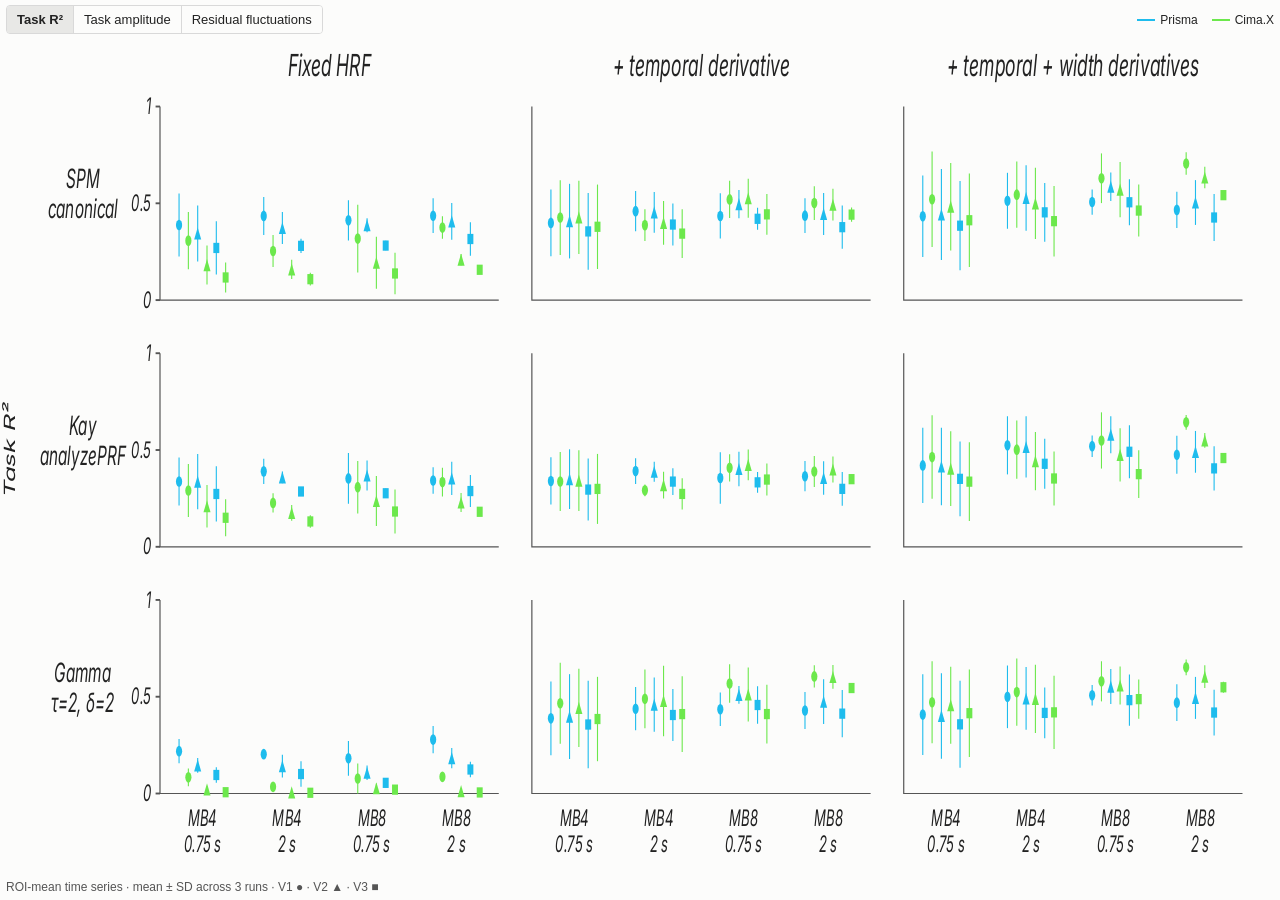
<file: site/event_model_metrics.html>
<!doctype html><html lang="en"><meta charset="utf-8"><meta name="viewport" content="width=device-width,initial-scale=1"><title>V1–V3 task fit, amplitude and residual fluctuations</title><style>*{box-sizing:border-box}[hidden]{display:none!important}html,body{margin:0;height:100%;overflow:hidden}body{display:flex;flex-direction:column;background:#fcfcfb;color:#222;font:13px Arial,Helvetica,sans-serif}header{display:flex;flex-wrap:wrap;align-items:center;gap:8px 16px;padding:5px 6px 8px;flex:none}.segmented{display:inline-flex;border:1px solid #d9d9d9;border-radius:4px;overflow:hidden}.segmented button{background:#fcfcfb;color:#222;border:0;border-right:1px solid #d9d9d9;padding:6px 10px;font:inherit;cursor:pointer}.segmented button:last-child{border-right:0}.segmented button[aria-pressed=true]{background:#e8e8e6;font-weight:600}button:focus-visible{outline:2px solid #1ebced;outline-offset:-2px}.control{display:flex;align-items:center;gap:6px}.legend{display:flex;gap:14px;font-size:12px;margin-left:auto}.key{display:inline-block;width:18px;margin-right:5px;vertical-align:middle;border-top:2px solid}.prisma{border-color:#1ebced}.cimax{border-color:#6ce84c}svg{flex:1;min-height:0;width:100%;font-family:Inter,"Inter 18pt",Arial,sans-serif;font-style:italic}svg text{fill:#222}#status{height:23px;padding:3px 6px;font-size:12px;color:#555;white-space:nowrap;overflow:hidden;text-overflow:ellipsis}</style><link rel="stylesheet" href="ari_scanner_qc_report_assets/fonts.css"><body><header><div class="segmented" id="metric" aria-label="Model outcome"></div><div class="legend"><span><i class="key prisma"></i>Prisma</span><span><i class="key cimax"></i>Cima.X</span></div></header><svg id="chart" viewBox="0 0 1160 440" preserveAspectRatio="none" role="img" aria-label="V1–V3 task fit, amplitude and residual fluctuations"></svg><div id="status" aria-live="polite"></div><script id="data" type="application/json">[{"metric":"amplitude","hrf":"gamma_tau2_delta2","basis":"Fixed","roi":"V1","scanner":"Cima.X","protocol":"MB4_2p5mm","tr_s":0.75,"mean":0.4783164682126407,"sd":0.18016742456096685,"n_runs":3},{"metric":"amplitude","hrf":"gamma_tau2_delta2","basis":"Fixed","roi":"V1","scanner":"Cima.X","protocol":"MB4_2p5mm","tr_s":2.0,"mean":0.3150829426738964,"sd":0.06171104209436266,"n_runs":3},{"metric":"amplitude","hrf":"gamma_tau2_delta2","basis":"Fixed","roi":"V1","scanner":"Cima.X","protocol":"MB8_2p04x2p04x2mm","tr_s":0.75,"mean":0.4844536610439043,"sd":0.29878523846455063,"n_runs":3},{"metric":"amplitude","hrf":"gamma_tau2_delta2","basis":"Fixed","roi":"V1","scanner":"Cima.X","protocol":"MB8_2p04x2p04x2mm","tr_s":2.0,"mean":0.6425518970486226,"sd":0.09270347306569884,"n_runs":3},{"metric":"amplitude","hrf":"gamma_tau2_delta2","basis":"Fixed","roi":"V1","scanner":"Prisma","protocol":"MB4_2p5mm","tr_s":0.75,"mean":0.8868657976172653,"sd":0.1283945541877587,"n_runs":3},{"metric":"amplitude","hrf":"gamma_tau2_delta2","basis":"Fixed","roi":"V1","scanner":"Prisma","protocol":"MB4_2p5mm","tr_s":2.0,"mean":0.7953289817467749,"sd":0.07796163314338134,"n_runs":3},{"metric":"amplitude","hrf":"gamma_tau2_delta2","basis":"Fixed","roi":"V1","scanner":"Prisma","protocol":"MB8_2p04x2p04x2mm","tr_s":0.75,"mean":0.7952463224890073,"sd":0.16703437919851472,"n_runs":3},{"metric":"amplitude","hrf":"gamma_tau2_delta2","basis":"Fixed","roi":"V1","scanner":"Prisma","protocol":"MB8_2p04x2p04x2mm","tr_s":2.0,"mean":0.9944252976501411,"sd":0.059507913285811447,"n_runs":3},{"metric":"amplitude","hrf":"gamma_tau2_delta2","basis":"Fixed","roi":"V2","scanner":"Cima.X","protocol":"MB4_2p5mm","tr_s":0.75,"mean":0.18643125919682213,"sd":0.10096799952178376,"n_runs":3},{"metric":"amplitude","hrf":"gamma_tau2_delta2","basis":"Fixed","roi":"V2","scanner":"Cima.X","protocol":"MB4_2p5mm","tr_s":2.0,"mean":0.08866420968961096,"sd":0.04929349405815493,"n_runs":3},{"metric":"amplitude","hrf":"gamma_tau2_delta2","basis":"Fixed","roi":"V2","scanner":"Cima.X","protocol":"MB8_2p04x2p04x2mm","tr_s":0.75,"mean":0.1744129459275462,"sd":0.23024846209919694,"n_runs":3},{"metric":"amplitude","hrf":"gamma_tau2_delta2","basis":"Fixed","roi":"V2","scanner":"Cima.X","protocol":"MB8_2p04x2p04x2mm","tr_s":2.0,"mean":0.1866368917390491,"sd":0.03855945071920909,"n_runs":3},{"metric":"amplitude","hrf":"gamma_tau2_delta2","basis":"Fixed","roi":"V2","scanner":"Prisma","protocol":"MB4_2p5mm","tr_s":0.75,"mean":0.5830065387406477,"sd":0.10087779617964275,"n_runs":3},{"metric":"amplitude","hrf":"gamma_tau2_delta2","basis":"Fixed","roi":"V2","scanner":"Prisma","protocol":"MB4_2p5mm","tr_s":2.0,"mean":0.5325715674926594,"sd":0.12127279295668678,"n_runs":3},{"metric":"amplitude","hrf":"gamma_tau2_delta2","basis":"Fixed","roi":"V2","scanner":"Prisma","protocol":"MB8_2p04x2p04x2mm","tr_s":0.75,"mean":0.49381440894424583,"sd":0.05778720790640341,"n_runs":3},{"metric":"amplitude","hrf":"gamma_tau2_delta2","basis":"Fixed","roi":"V2","scanner":"Prisma","protocol":"MB8_2p04x2p04x2mm","tr_s":2.0,"mean":0.6477071389099484,"sd":0.03608619089206718,"n_runs":3},{"metric":"amplitude","hrf":"gamma_tau2_delta2","basis":"Fixed","roi":"V3","scanner":"Cima.X","protocol":"MB4_2p5mm","tr_s":0.75,"mean":0.09186091197267887,"sd":0.0652663408714258,"n_runs":3},{"metric":"amplitude","hrf":"gamma_tau2_delta2","basis":"Fixed","roi":"V3","scanner":"Cima.X","protocol":"MB4_2p5mm","tr_s":2.0,"mean":0.02713027996809304,"sd":0.08995924420438343,"n_runs":3},{"metric":"amplitude","hrf":"gamma_tau2_delta2","basis":"Fixed","roi":"V3","scanner":"Cima.X","protocol":"MB8_2p04x2p04x2mm","tr_s":0.75,"mean":0.10553216499287892,"sd":0.21866346492764785,"n_runs":3},{"metric":"amplitude","hrf":"gamma_tau2_delta2","basis":"Fixed","roi":"V3","scanner":"Cima.X","protocol":"MB8_2p04x2p04x2mm","tr_s":2.0,"mean":0.10968791950684674,"sd":0.04413320195613451,"n_runs":3},{"metric":"amplitude","hrf":"gamma_tau2_delta2","basis":"Fixed","roi":"V3","scanner":"Prisma","protocol":"MB4_2p5mm","tr_s":0.75,"mean":0.4033925858966325,"sd":0.11406614197001941,"n_runs":3},{"metric":"amplitude","hrf":"gamma_tau2_delta2","basis":"Fixed","roi":"V3","scanner":"Prisma","protocol":"MB4_2p5mm","tr_s":2.0,"mean":0.3679876675323437,"sd":0.1581709877315546,"n_runs":3},{"metric":"amplitude","hrf":"gamma_tau2_delta2","basis":"Fixed","roi":"V3","scanner":"Prisma","protocol":"MB8_2p04x2p04x2mm","tr_s":0.75,"mean":0.31483868805355647,"sd":0.011713500524145213,"n_runs":3},{"metric":"amplitude","hrf":"gamma_tau2_delta2","basis":"Fixed","roi":"V3","scanner":"Prisma","protocol":"MB8_2p04x2p04x2mm","tr_s":2.0,"mean":0.4807796422783794,"sd":0.03445734465938179,"n_runs":3},{"metric":"amplitude","hrf":"gamma_tau2_delta2","basis":"Temporal","roi":"V1","scanner":"Cima.X","protocol":"MB4_2p5mm","tr_s":0.75,"mean":0.9988693753472354,"sd":0.3155189108416375,"n_runs":3},{"metric":"amplitude","hrf":"gamma_tau2_delta2","basis":"Temporal","roi":"V1","scanner":"Cima.X","protocol":"MB4_2p5mm","tr_s":2.0,"mean":0.9730872101917636,"sd":0.18461827536981426,"n_runs":3},{"metric":"amplitude","hrf":"gamma_tau2_delta2","basis":"Temporal","roi":"V1","scanner":"Cima.X","protocol":"MB8_2p04x2p04x2mm","tr_s":0.75,"mean":1.2341531434269208,"sd":0.1634590258082956,"n_runs":3},{"metric":"amplitude","hrf":"gamma_tau2_delta2","basis":"Temporal","roi":"V1","scanner":"Cima.X","protocol":"MB8_2p04x2p04x2mm","tr_s":2.0,"mean":1.3993080351151697,"sd":0.07111026005665605,"n_runs":3},{"metric":"amplitude","hrf":"gamma_tau2_delta2","basis":"Temporal","roi":"V1","scanner":"Prisma","protocol":"MB4_2p5mm","tr_s":0.75,"mean":1.043803572006908,"sd":0.23154912366044572,"n_runs":3},{"metric":"amplitude","hrf":"gamma_tau2_delta2","basis":"Temporal","roi":"V1","scanner":"Prisma","protocol":"MB4_2p5mm","tr_s":2.0,"mean":1.0469681725863709,"sd":0.17986735291857753,"n_runs":3},{"metric":"amplitude","hrf":"gamma_tau2_delta2","basis":"Temporal","roi":"V1","scanner":"Prisma","protocol":"MB8_2p04x2p04x2mm","tr_s":0.75,"mean":1.142696662762667,"sd":0.029294096338828516,"n_runs":3},{"metric":"amplitude","hrf":"gamma_tau2_delta2","basis":"Temporal","roi":"V1","scanner":"Prisma","protocol":"MB8_2p04x2p04x2mm","tr_s":2.0,"mean":1.175318222053434,"sd":0.04290571902811204,"n_runs":3},{"metric":"amplitude","hrf":"gamma_tau2_delta2","basis":"Temporal","roi":"V2","scanner":"Cima.X","protocol":"MB4_2p5mm","tr_s":0.75,"mean":0.7036127134175717,"sd":0.2498163034765202,"n_runs":3},{"metric":"amplitude","hrf":"gamma_tau2_delta2","basis":"Temporal","roi":"V2","scanner":"Cima.X","protocol":"MB4_2p5mm","tr_s":2.0,"mean":0.7067624348130878,"sd":0.14800667709771057,"n_runs":3},{"metric":"amplitude","hrf":"gamma_tau2_delta2","basis":"Temporal","roi":"V2","scanner":"Cima.X","protocol":"MB8_2p04x2p04x2mm","tr_s":0.75,"mean":0.8448444586402347,"sd":0.1781060630069968,"n_runs":3},{"metric":"amplitude","hrf":"gamma_tau2_delta2","basis":"Temporal","roi":"V2","scanner":"Cima.X","protocol":"MB8_2p04x2p04x2mm","tr_s":2.0,"mean":0.9601053580106793,"sd":0.06434838107491529,"n_runs":3},{"metric":"amplitude","hrf":"gamma_tau2_delta2","basis":"Temporal","roi":"V2","scanner":"Prisma","protocol":"MB4_2p5mm","tr_s":0.75,"mean":0.8100668576611681,"sd":0.19939055804750216,"n_runs":3},{"metric":"amplitude","hrf":"gamma_tau2_delta2","basis":"Temporal","roi":"V2","scanner":"Prisma","protocol":"MB4_2p5mm","tr_s":2.0,"mean":0.8309294574897884,"sd":0.044580362880973355,"n_runs":3},{"metric":"amplitude","hrf":"gamma_tau2_delta2","basis":"Temporal","roi":"V2","scanner":"Prisma","protocol":"MB8_2p04x2p04x2mm","tr_s":0.75,"mean":0.9378283541781444,"sd":0.08529557056634168,"n_runs":3},{"metric":"amplitude","hrf":"gamma_tau2_delta2","basis":"Temporal","roi":"V2","scanner":"Prisma","protocol":"MB8_2p04x2p04x2mm","tr_s":2.0,"mean":0.9703297313476837,"sd":0.03361821358018862,"n_runs":3},{"metric":"amplitude","hrf":"gamma_tau2_delta2","basis":"Temporal","roi":"V3","scanner":"Cima.X","protocol":"MB4_2p5mm","tr_s":0.75,"mean":0.5717608730043381,"sd":0.227593636642954,"n_runs":3},{"metric":"amplitude","hrf":"gamma_tau2_delta2","basis":"Temporal","roi":"V3","scanner":"Cima.X","protocol":"MB4_2p5mm","tr_s":2.0,"mean":0.5702816962433547,"sd":0.10313359045263767,"n_runs":3},{"metric":"amplitude","hrf":"gamma_tau2_delta2","basis":"Temporal","roi":"V3","scanner":"Cima.X","protocol":"MB8_2p04x2p04x2mm","tr_s":0.75,"mean":0.3567847383314196,"sd":0.7471286714125194,"n_runs":3},{"metric":"amplitude","hrf":"gamma_tau2_delta2","basis":"Temporal","roi":"V3","scanner":"Cima.X","protocol":"MB8_2p04x2p04x2mm","tr_s":2.0,"mean":0.8194504129689936,"sd":0.09891968121733585,"n_runs":3},{"metric":"amplitude","hrf":"gamma_tau2_delta2","basis":"Temporal","roi":"V3","scanner":"Prisma","protocol":"MB4_2p5mm","tr_s":0.75,"mean":0.6361483005868073,"sd":0.2057800384576773,"n_runs":3},{"metric":"amplitude","hrf":"gamma_tau2_delta2","basis":"Temporal","roi":"V3","scanner":"Prisma","protocol":"MB4_2p5mm","tr_s":2.0,"mean":0.629369731619978,"sd":0.05578238245815045,"n_runs":3},{"metric":"amplitude","hrf":"gamma_tau2_delta2","basis":"Temporal","roi":"V3","scanner":"Prisma","protocol":"MB8_2p04x2p04x2mm","tr_s":0.75,"mean":0.7579691964087334,"sd":0.13570091274787097,"n_runs":3},{"metric":"amplitude","hrf":"gamma_tau2_delta2","basis":"Temporal","roi":"V3","scanner":"Prisma","protocol":"MB8_2p04x2p04x2mm","tr_s":2.0,"mean":0.7976633290851906,"sd":0.04218168946049787,"n_runs":3},{"metric":"amplitude","hrf":"gamma_tau2_delta2","basis":"Temporal+width","roi":"V1","scanner":"Cima.X","protocol":"MB4_2p5mm","tr_s":0.75,"mean":0.9729191544082152,"sd":0.31538173167765315,"n_runs":3},{"metric":"amplitude","hrf":"gamma_tau2_delta2","basis":"Temporal+width","roi":"V1","scanner":"Cima.X","protocol":"MB4_2p5mm","tr_s":2.0,"mean":0.8978746644310385,"sd":0.1480772392592773,"n_runs":3},{"metric":"amplitude","hrf":"gamma_tau2_delta2","basis":"Temporal+width","roi":"V1","scanner":"Cima.X","protocol":"MB8_2p04x2p04x2mm","tr_s":0.75,"mean":1.2448083011766737,"sd":0.10505901960568183,"n_runs":3},{"metric":"amplitude","hrf":"gamma_tau2_delta2","basis":"Temporal+width","roi":"V1","scanner":"Cima.X","protocol":"MB8_2p04x2p04x2mm","tr_s":2.0,"mean":1.2553709614906172,"sd":0.050637279176653,"n_runs":3},{"metric":"amplitude","hrf":"gamma_tau2_delta2","basis":"Temporal+width","roi":"V1","scanner":"Prisma","protocol":"MB4_2p5mm","tr_s":0.75,"mean":1.0063249712110738,"sd":0.19739301202390602,"n_runs":3},{"metric":"amplitude","hrf":"gamma_tau2_delta2","basis":"Temporal+width","roi":"V1","scanner":"Prisma","protocol":"MB4_2p5mm","tr_s":2.0,"mean":0.9950293742987105,"sd":0.15095446939260612,"n_runs":3},{"metric":"amplitude","hrf":"gamma_tau2_delta2","basis":"Temporal+width","roi":"V1","scanner":"Prisma","protocol":"MB8_2p04x2p04x2mm","tr_s":0.75,"mean":0.42710299778243277,"sd":1.2157328435561754,"n_runs":3},{"metric":"amplitude","hrf":"gamma_tau2_delta2","basis":"Temporal+width","roi":"V1","scanner":"Prisma","protocol":"MB8_2p04x2p04x2mm","tr_s":2.0,"mean":1.1633874281767305,"sd":0.056391841783788074,"n_runs":3},{"metric":"amplitude","hrf":"gamma_tau2_delta2","basis":"Temporal+width","roi":"V2","scanner":"Cima.X","protocol":"MB4_2p5mm","tr_s":0.75,"mean":0.7534884416986015,"sd":0.24111397768507553,"n_runs":3},{"metric":"amplitude","hrf":"gamma_tau2_delta2","basis":"Temporal+width","roi":"V2","scanner":"Cima.X","protocol":"MB4_2p5mm","tr_s":2.0,"mean":0.7003406824909696,"sd":0.11228620512737779,"n_runs":3},{"metric":"amplitude","hrf":"gamma_tau2_delta2","basis":"Temporal+width","roi":"V2","scanner":"Cima.X","protocol":"MB8_2p04x2p04x2mm","tr_s":0.75,"mean":0.96600801364618,"sd":0.08434004325188049,"n_runs":3},{"metric":"amplitude","hrf":"gamma_tau2_delta2","basis":"Temporal+width","roi":"V2","scanner":"Cima.X","protocol":"MB8_2p04x2p04x2mm","tr_s":2.0,"mean":0.94934712475403,"sd":0.04500258770767464,"n_runs":3},{"metric":"amplitude","hrf":"gamma_tau2_delta2","basis":"Temporal+width","roi":"V2","scanner":"Prisma","protocol":"MB4_2p5mm","tr_s":0.75,"mean":0.7939021198005949,"sd":0.19464462825987058,"n_runs":3},{"metric":"amplitude","hrf":"gamma_tau2_delta2","basis":"Temporal+width","roi":"V2","scanner":"Prisma","protocol":"MB4_2p5mm","tr_s":2.0,"mean":0.7879895577443987,"sd":0.021105814418556513,"n_runs":3},{"metric":"amplitude","hrf":"gamma_tau2_delta2","basis":"Temporal+width","roi":"V2","scanner":"Prisma","protocol":"MB8_2p04x2p04x2mm","tr_s":0.75,"mean":0.8678823507262146,"sd":0.06137043595443153,"n_runs":3},{"metric":"amplitude","hrf":"gamma_tau2_delta2","basis":"Temporal+width","roi":"V2","scanner":"Prisma","protocol":"MB8_2p04x2p04x2mm","tr_s":2.0,"mean":0.9300147501991258,"sd":0.05475982056959355,"n_runs":3},{"metric":"amplitude","hrf":"gamma_tau2_delta2","basis":"Temporal+width","roi":"V3","scanner":"Cima.X","protocol":"MB4_2p5mm","tr_s":0.75,"mean":0.6410841244901441,"sd":0.236249996968575,"n_runs":3},{"metric":"amplitude","hrf":"gamma_tau2_delta2","basis":"Temporal+width","roi":"V3","scanner":"Cima.X","protocol":"MB4_2p5mm","tr_s":2.0,"mean":0.5914162706745543,"sd":0.07942049736962009,"n_runs":3},{"metric":"amplitude","hrf":"gamma_tau2_delta2","basis":"Temporal+width","roi":"V3","scanner":"Cima.X","protocol":"MB8_2p04x2p04x2mm","tr_s":0.75,"mean":0.82433615956651,"sd":0.11861268226715005,"n_runs":3},{"metric":"amplitude","hrf":"gamma_tau2_delta2","basis":"Temporal+width","roi":"V3","scanner":"Cima.X","protocol":"MB8_2p04x2p04x2mm","tr_s":2.0,"mean":0.8524693093621574,"sd":0.08219640648899607,"n_runs":3},{"metric":"amplitude","hrf":"gamma_tau2_delta2","basis":"Temporal+width","roi":"V3","scanner":"Prisma","protocol":"MB4_2p5mm","tr_s":0.75,"mean":0.6373893739076122,"sd":0.21603889899282525,"n_runs":3},{"metric":"amplitude","hrf":"gamma_tau2_delta2","basis":"Temporal+width","roi":"V3","scanner":"Prisma","protocol":"MB4_2p5mm","tr_s":2.0,"mean":0.6140313616783297,"sd":0.0595418541475003,"n_runs":3},{"metric":"amplitude","hrf":"gamma_tau2_delta2","basis":"Temporal+width","roi":"V3","scanner":"Prisma","protocol":"MB8_2p04x2p04x2mm","tr_s":0.75,"mean":0.7075147595866097,"sd":0.07612638122413952,"n_runs":3},{"metric":"amplitude","hrf":"gamma_tau2_delta2","basis":"Temporal+width","roi":"V3","scanner":"Prisma","protocol":"MB8_2p04x2p04x2mm","tr_s":2.0,"mean":0.77498984039936,"sd":0.05604734349598768,"n_runs":3},{"metric":"amplitude","hrf":"kay","basis":"Fixed","roi":"V1","scanner":"Cima.X","protocol":"MB4_2p5mm","tr_s":0.75,"mean":0.9289605378246489,"sd":0.3074001846593348,"n_runs":3},{"metric":"amplitude","hrf":"kay","basis":"Fixed","roi":"V1","scanner":"Cima.X","protocol":"MB4_2p5mm","tr_s":2.0,"mean":0.8450406627548287,"sd":0.16068032116313374,"n_runs":3},{"metric":"amplitude","hrf":"kay","basis":"Fixed","roi":"V1","scanner":"Cima.X","protocol":"MB8_2p04x2p04x2mm","tr_s":0.75,"mean":1.1316574405566777,"sd":0.21253880814666368,"n_runs":3},{"metric":"amplitude","hrf":"kay","basis":"Fixed","roi":"V1","scanner":"Cima.X","protocol":"MB8_2p04x2p04x2mm","tr_s":2.0,"mean":1.2730899400906752,"sd":0.12921675725345702,"n_runs":3},{"metric":"amplitude","hrf":"kay","basis":"Fixed","roi":"V1","scanner":"Prisma","protocol":"MB4_2p5mm","tr_s":0.75,"mean":1.096118118647868,"sd":0.21943765561879242,"n_runs":3},{"metric":"amplitude","hrf":"kay","basis":"Fixed","roi":"V1","scanner":"Prisma","protocol":"MB4_2p5mm","tr_s":2.0,"mean":1.1094521984275103,"sd":0.18480964321619134,"n_runs":3},{"metric":"amplitude","hrf":"kay","basis":"Fixed","roi":"V1","scanner":"Prisma","protocol":"MB8_2p04x2p04x2mm","tr_s":0.75,"mean":1.1635806076712758,"sd":0.14803510947666346,"n_runs":3},{"metric":"amplitude","hrf":"kay","basis":"Fixed","roi":"V1","scanner":"Prisma","protocol":"MB8_2p04x2p04x2mm","tr_s":2.0,"mean":1.1506702066679455,"sd":0.027445358994433833,"n_runs":3},{"metric":"amplitude","hrf":"kay","basis":"Fixed","roi":"V2","scanner":"Cima.X","protocol":"MB4_2p5mm","tr_s":0.75,"mean":0.6256116209263937,"sd":0.23858868146373607,"n_runs":3},{"metric":"amplitude","hrf":"kay","basis":"Fixed","roi":"V2","scanner":"Cima.X","protocol":"MB4_2p5mm","tr_s":2.0,"mean":0.6088956042801182,"sd":0.1440075517650702,"n_runs":3},{"metric":"amplitude","hrf":"kay","basis":"Fixed","roi":"V2","scanner":"Cima.X","protocol":"MB8_2p04x2p04x2mm","tr_s":0.75,"mean":0.7749100696809949,"sd":0.19769663070977056,"n_runs":3},{"metric":"amplitude","hrf":"kay","basis":"Fixed","roi":"V2","scanner":"Cima.X","protocol":"MB8_2p04x2p04x2mm","tr_s":2.0,"mean":0.8277217185004496,"sd":0.08622787175469036,"n_runs":3},{"metric":"amplitude","hrf":"kay","basis":"Fixed","roi":"V2","scanner":"Prisma","protocol":"MB4_2p5mm","tr_s":0.75,"mean":0.8781076008268838,"sd":0.24703281529006546,"n_runs":3},{"metric":"amplitude","hrf":"kay","basis":"Fixed","roi":"V2","scanner":"Prisma","protocol":"MB4_2p5mm","tr_s":2.0,"mean":0.8704766623475879,"sd":0.07009760394470395,"n_runs":3},{"metric":"amplitude","hrf":"kay","basis":"Fixed","roi":"V2","scanner":"Prisma","protocol":"MB8_2p04x2p04x2mm","tr_s":0.75,"mean":0.9620017912429398,"sd":0.1296214334700282,"n_runs":3},{"metric":"amplitude","hrf":"kay","basis":"Fixed","roi":"V2","scanner":"Prisma","protocol":"MB8_2p04x2p04x2mm","tr_s":2.0,"mean":0.9417376269864214,"sd":0.062157706170666405,"n_runs":3},{"metric":"amplitude","hrf":"kay","basis":"Fixed","roi":"V3","scanner":"Cima.X","protocol":"MB4_2p5mm","tr_s":0.75,"mean":0.48700762192389063,"sd":0.2108164557645136,"n_runs":3},{"metric":"amplitude","hrf":"kay","basis":"Fixed","roi":"V3","scanner":"Cima.X","protocol":"MB4_2p5mm","tr_s":2.0,"mean":0.48236048862224795,"sd":0.09725670936805117,"n_runs":3},{"metric":"amplitude","hrf":"kay","basis":"Fixed","roi":"V3","scanner":"Cima.X","protocol":"MB8_2p04x2p04x2mm","tr_s":0.75,"mean":0.617349710283095,"sd":0.2119389657495385,"n_runs":3},{"metric":"amplitude","hrf":"kay","basis":"Fixed","roi":"V3","scanner":"Cima.X","protocol":"MB8_2p04x2p04x2mm","tr_s":2.0,"mean":0.68134790081935,"sd":0.03260493083020255,"n_runs":3},{"metric":"amplitude","hrf":"kay","basis":"Fixed","roi":"V3","scanner":"Prisma","protocol":"MB4_2p5mm","tr_s":0.75,"mean":0.6749677663377053,"sd":0.245635983095716,"n_runs":3},{"metric":"amplitude","hrf":"kay","basis":"Fixed","roi":"V3","scanner":"Prisma","protocol":"MB4_2p5mm","tr_s":2.0,"mean":0.6519353797366182,"sd":0.11572707979990803,"n_runs":3},{"metric":"amplitude","hrf":"kay","basis":"Fixed","roi":"V3","scanner":"Prisma","protocol":"MB8_2p04x2p04x2mm","tr_s":0.75,"mean":0.7499717172094583,"sd":0.12501470113197075,"n_runs":3},{"metric":"amplitude","hrf":"kay","basis":"Fixed","roi":"V3","scanner":"Prisma","protocol":"MB8_2p04x2p04x2mm","tr_s":2.0,"mean":0.7634177586784546,"sd":0.047872980683953535,"n_runs":3},{"metric":"amplitude","hrf":"kay","basis":"Temporal","roi":"V1","scanner":"Cima.X","protocol":"MB4_2p5mm","tr_s":0.75,"mean":0.9657592239586333,"sd":0.3033017521128201,"n_runs":3},{"metric":"amplitude","hrf":"kay","basis":"Temporal","roi":"V1","scanner":"Cima.X","protocol":"MB4_2p5mm","tr_s":2.0,"mean":0.8962785953780643,"sd":0.12835866418097772,"n_runs":3},{"metric":"amplitude","hrf":"kay","basis":"Temporal","roi":"V1","scanner":"Cima.X","protocol":"MB8_2p04x2p04x2mm","tr_s":0.75,"mean":1.2500260891499033,"sd":0.1099962385034847,"n_runs":3},{"metric":"amplitude","hrf":"kay","basis":"Temporal","roi":"V1","scanner":"Cima.X","protocol":"MB8_2p04x2p04x2mm","tr_s":2.0,"mean":1.3103393115959932,"sd":0.09124728387827627,"n_runs":3},{"metric":"amplitude","hrf":"kay","basis":"Temporal","roi":"V1","scanner":"Prisma","protocol":"MB4_2p5mm","tr_s":0.75,"mean":1.1088650298465357,"sd":0.21662950327510544,"n_runs":3},{"metric":"amplitude","hrf":"kay","basis":"Temporal","roi":"V1","scanner":"Prisma","protocol":"MB4_2p5mm","tr_s":2.0,"mean":1.1066178565997755,"sd":0.1780263781115917,"n_runs":3},{"metric":"amplitude","hrf":"kay","basis":"Temporal","roi":"V1","scanner":"Prisma","protocol":"MB8_2p04x2p04x2mm","tr_s":0.75,"mean":1.1656380906248265,"sd":0.1480543069945256,"n_runs":3},{"metric":"amplitude","hrf":"kay","basis":"Temporal","roi":"V1","scanner":"Prisma","protocol":"MB8_2p04x2p04x2mm","tr_s":2.0,"mean":1.1972522976830184,"sd":0.03274425988830981,"n_runs":3},{"metric":"amplitude","hrf":"kay","basis":"Temporal","roi":"V2","scanner":"Cima.X","protocol":"MB4_2p5mm","tr_s":0.75,"mean":0.7478010340172073,"sd":0.25276690474844715,"n_runs":3},{"metric":"amplitude","hrf":"kay","basis":"Temporal","roi":"V2","scanner":"Cima.X","protocol":"MB4_2p5mm","tr_s":2.0,"mean":0.7321181178077496,"sd":0.14779202118104667,"n_runs":3},{"metric":"amplitude","hrf":"kay","basis":"Temporal","roi":"V2","scanner":"Cima.X","protocol":"MB8_2p04x2p04x2mm","tr_s":0.75,"mean":0.9691174086092801,"sd":0.08380308963644914,"n_runs":3},{"metric":"amplitude","hrf":"kay","basis":"Temporal","roi":"V2","scanner":"Cima.X","protocol":"MB8_2p04x2p04x2mm","tr_s":2.0,"mean":0.9880593023900538,"sd":0.04839892121377718,"n_runs":3},{"metric":"amplitude","hrf":"kay","basis":"Temporal","roi":"V2","scanner":"Prisma","protocol":"MB4_2p5mm","tr_s":0.75,"mean":0.8725969327609465,"sd":0.24274736228438146,"n_runs":3},{"metric":"amplitude","hrf":"kay","basis":"Temporal","roi":"V2","scanner":"Prisma","protocol":"MB4_2p5mm","tr_s":2.0,"mean":0.877452797365064,"sd":0.07708459150316357,"n_runs":3},{"metric":"amplitude","hrf":"kay","basis":"Temporal","roi":"V2","scanner":"Prisma","protocol":"MB8_2p04x2p04x2mm","tr_s":0.75,"mean":0.968084490275742,"sd":0.12879564743558944,"n_runs":3},{"metric":"amplitude","hrf":"kay","basis":"Temporal","roi":"V2","scanner":"Prisma","protocol":"MB8_2p04x2p04x2mm","tr_s":2.0,"mean":0.9387276749077599,"sd":0.06212032152401628,"n_runs":3},{"metric":"amplitude","hrf":"kay","basis":"Temporal","roi":"V3","scanner":"Cima.X","protocol":"MB4_2p5mm","tr_s":0.75,"mean":0.6273592826052614,"sd":0.2647255988884028,"n_runs":3},{"metric":"amplitude","hrf":"kay","basis":"Temporal","roi":"V3","scanner":"Cima.X","protocol":"MB4_2p5mm","tr_s":2.0,"mean":0.6102061915855643,"sd":0.11551412505573991,"n_runs":3},{"metric":"amplitude","hrf":"kay","basis":"Temporal","roi":"V3","scanner":"Cima.X","protocol":"MB8_2p04x2p04x2mm","tr_s":0.75,"mean":0.7992742476719101,"sd":0.10881468690379066,"n_runs":3},{"metric":"amplitude","hrf":"kay","basis":"Temporal","roi":"V3","scanner":"Cima.X","protocol":"MB8_2p04x2p04x2mm","tr_s":2.0,"mean":0.8460186196264298,"sd":0.0209557165074308,"n_runs":3},{"metric":"amplitude","hrf":"kay","basis":"Temporal","roi":"V3","scanner":"Prisma","protocol":"MB4_2p5mm","tr_s":0.75,"mean":0.674924982431309,"sd":0.2446220157082002,"n_runs":3},{"metric":"amplitude","hrf":"kay","basis":"Temporal","roi":"V3","scanner":"Prisma","protocol":"MB4_2p5mm","tr_s":2.0,"mean":0.6759467983411765,"sd":0.12627764304710118,"n_runs":3},{"metric":"amplitude","hrf":"kay","basis":"Temporal","roi":"V3","scanner":"Prisma","protocol":"MB8_2p04x2p04x2mm","tr_s":0.75,"mean":0.7780486510798323,"sd":0.14144379048114852,"n_runs":3},{"metric":"amplitude","hrf":"kay","basis":"Temporal","roi":"V3","scanner":"Prisma","protocol":"MB8_2p04x2p04x2mm","tr_s":2.0,"mean":0.764404925955565,"sd":0.05032380406399258,"n_runs":3},{"metric":"amplitude","hrf":"kay","basis":"Temporal+width","roi":"V1","scanner":"Cima.X","protocol":"MB4_2p5mm","tr_s":0.75,"mean":0.9833555186441932,"sd":0.3291018258526774,"n_runs":3},{"metric":"amplitude","hrf":"kay","basis":"Temporal+width","roi":"V1","scanner":"Cima.X","protocol":"MB4_2p5mm","tr_s":2.0,"mean":0.8925246026520378,"sd":0.1218369909473538,"n_runs":3},{"metric":"amplitude","hrf":"kay","basis":"Temporal+width","roi":"V1","scanner":"Cima.X","protocol":"MB8_2p04x2p04x2mm","tr_s":0.75,"mean":1.2307797641459752,"sd":0.17523556227492323,"n_runs":3},{"metric":"amplitude","hrf":"kay","basis":"Temporal+width","roi":"V1","scanner":"Cima.X","protocol":"MB8_2p04x2p04x2mm","tr_s":2.0,"mean":1.26763782643812,"sd":0.06391152739296808,"n_runs":3},{"metric":"amplitude","hrf":"kay","basis":"Temporal+width","roi":"V1","scanner":"Prisma","protocol":"MB4_2p5mm","tr_s":0.75,"mean":1.088183611687638,"sd":0.19696972884426484,"n_runs":3},{"metric":"amplitude","hrf":"kay","basis":"Temporal+width","roi":"V1","scanner":"Prisma","protocol":"MB4_2p5mm","tr_s":2.0,"mean":1.1057835446384432,"sd":0.161532630356541,"n_runs":3},{"metric":"amplitude","hrf":"kay","basis":"Temporal+width","roi":"V1","scanner":"Prisma","protocol":"MB8_2p04x2p04x2mm","tr_s":0.75,"mean":1.1469139855920147,"sd":0.1732539134635344,"n_runs":3},{"metric":"amplitude","hrf":"kay","basis":"Temporal+width","roi":"V1","scanner":"Prisma","protocol":"MB8_2p04x2p04x2mm","tr_s":2.0,"mean":1.1827791721319045,"sd":0.03970882766892078,"n_runs":3},{"metric":"amplitude","hrf":"kay","basis":"Temporal+width","roi":"V2","scanner":"Cima.X","protocol":"MB4_2p5mm","tr_s":0.75,"mean":0.7332956872463156,"sd":0.25847646339458047,"n_runs":3},{"metric":"amplitude","hrf":"kay","basis":"Temporal+width","roi":"V2","scanner":"Cima.X","protocol":"MB4_2p5mm","tr_s":2.0,"mean":0.695392113485696,"sd":0.12935335517014424,"n_runs":3},{"metric":"amplitude","hrf":"kay","basis":"Temporal+width","roi":"V2","scanner":"Cima.X","protocol":"MB8_2p04x2p04x2mm","tr_s":0.75,"mean":0.9520923091695105,"sd":0.10488001975364034,"n_runs":3},{"metric":"amplitude","hrf":"kay","basis":"Temporal+width","roi":"V2","scanner":"Cima.X","protocol":"MB8_2p04x2p04x2mm","tr_s":2.0,"mean":0.9128316692196612,"sd":0.03815272205803347,"n_runs":3},{"metric":"amplitude","hrf":"kay","basis":"Temporal+width","roi":"V2","scanner":"Prisma","protocol":"MB4_2p5mm","tr_s":0.75,"mean":0.8655879755990181,"sd":0.22732785326132493,"n_runs":3},{"metric":"amplitude","hrf":"kay","basis":"Temporal+width","roi":"V2","scanner":"Prisma","protocol":"MB4_2p5mm","tr_s":2.0,"mean":0.8687666844593447,"sd":0.06268847787052874,"n_runs":3},{"metric":"amplitude","hrf":"kay","basis":"Temporal+width","roi":"V2","scanner":"Prisma","protocol":"MB8_2p04x2p04x2mm","tr_s":0.75,"mean":0.94882604514875,"sd":0.12264873360066242,"n_runs":3},{"metric":"amplitude","hrf":"kay","basis":"Temporal+width","roi":"V2","scanner":"Prisma","protocol":"MB8_2p04x2p04x2mm","tr_s":2.0,"mean":0.9523873407453901,"sd":0.029885835096352446,"n_runs":3},{"metric":"amplitude","hrf":"kay","basis":"Temporal+width","roi":"V3","scanner":"Cima.X","protocol":"MB4_2p5mm","tr_s":0.75,"mean":0.6039109980439772,"sd":0.25415119194263763,"n_runs":3},{"metric":"amplitude","hrf":"kay","basis":"Temporal+width","roi":"V3","scanner":"Cima.X","protocol":"MB4_2p5mm","tr_s":2.0,"mean":0.570588908181958,"sd":0.09835180611837027,"n_runs":3},{"metric":"amplitude","hrf":"kay","basis":"Temporal+width","roi":"V3","scanner":"Cima.X","protocol":"MB8_2p04x2p04x2mm","tr_s":0.75,"mean":0.7987898635611059,"sd":0.10256682407765821,"n_runs":3},{"metric":"amplitude","hrf":"kay","basis":"Temporal+width","roi":"V3","scanner":"Cima.X","protocol":"MB8_2p04x2p04x2mm","tr_s":2.0,"mean":0.7782447520650103,"sd":0.06123146648321855,"n_runs":3},{"metric":"amplitude","hrf":"kay","basis":"Temporal+width","roi":"V3","scanner":"Prisma","protocol":"MB4_2p5mm","tr_s":0.75,"mean":0.6661772847986174,"sd":0.22996090605839836,"n_runs":3},{"metric":"amplitude","hrf":"kay","basis":"Temporal+width","roi":"V3","scanner":"Prisma","protocol":"MB4_2p5mm","tr_s":2.0,"mean":0.6630515240526984,"sd":0.11629853805710695,"n_runs":3},{"metric":"amplitude","hrf":"kay","basis":"Temporal+width","roi":"V3","scanner":"Prisma","protocol":"MB8_2p04x2p04x2mm","tr_s":0.75,"mean":0.7505777171886558,"sd":0.11816008632661161,"n_runs":3},{"metric":"amplitude","hrf":"kay","basis":"Temporal+width","roi":"V3","scanner":"Prisma","protocol":"MB8_2p04x2p04x2mm","tr_s":2.0,"mean":0.7738018922246673,"sd":0.03878440708935188,"n_runs":3},{"metric":"amplitude","hrf":"spm","basis":"Fixed","roi":"V1","scanner":"Cima.X","protocol":"MB4_2p5mm","tr_s":0.75,"mean":0.9398063035165046,"sd":0.3195817031432775,"n_runs":3},{"metric":"amplitude","hrf":"spm","basis":"Fixed","roi":"V1","scanner":"Cima.X","protocol":"MB4_2p5mm","tr_s":2.0,"mean":0.8805158253975267,"sd":0.21228721716992263,"n_runs":3},{"metric":"amplitude","hrf":"spm","basis":"Fixed","roi":"V1","scanner":"Cima.X","protocol":"MB8_2p04x2p04x2mm","tr_s":0.75,"mean":1.108413524483083,"sd":0.28225979295486875,"n_runs":3},{"metric":"amplitude","hrf":"spm","basis":"Fixed","roi":"V1","scanner":"Cima.X","protocol":"MB8_2p04x2p04x2mm","tr_s":2.0,"mean":1.318009462101157,"sd":0.06981120861320723,"n_runs":3},{"metric":"amplitude","hrf":"spm","basis":"Fixed","roi":"V1","scanner":"Prisma","protocol":"MB4_2p5mm","tr_s":0.75,"mean":1.1413629861987677,"sd":0.2475137962225591,"n_runs":3},{"metric":"amplitude","hrf":"spm","basis":"Fixed","roi":"V1","scanner":"Prisma","protocol":"MB4_2p5mm","tr_s":2.0,"mean":1.1421753389844986,"sd":0.1904097312469155,"n_runs":3},{"metric":"amplitude","hrf":"spm","basis":"Fixed","roi":"V1","scanner":"Prisma","protocol":"MB8_2p04x2p04x2mm","tr_s":0.75,"mean":1.23540920315089,"sd":0.06807582582684356,"n_runs":3},{"metric":"amplitude","hrf":"spm","basis":"Fixed","roi":"V1","scanner":"Prisma","protocol":"MB8_2p04x2p04x2mm","tr_s":2.0,"mean":1.2650993294777786,"sd":0.033681594997490516,"n_runs":3},{"metric":"amplitude","hrf":"spm","basis":"Fixed","roi":"V2","scanner":"Cima.X","protocol":"MB4_2p5mm","tr_s":0.75,"mean":0.5714319554611172,"sd":0.23097739115875832,"n_runs":3},{"metric":"amplitude","hrf":"spm","basis":"Fixed","roi":"V2","scanner":"Cima.X","protocol":"MB4_2p5mm","tr_s":2.0,"mean":0.5708702829028781,"sd":0.15490718043876386,"n_runs":3},{"metric":"amplitude","hrf":"spm","basis":"Fixed","roi":"V2","scanner":"Cima.X","protocol":"MB8_2p04x2p04x2mm","tr_s":0.75,"mean":0.6644053536737272,"sd":0.2505299247806526,"n_runs":3},{"metric":"amplitude","hrf":"spm","basis":"Fixed","roi":"V2","scanner":"Cima.X","protocol":"MB8_2p04x2p04x2mm","tr_s":2.0,"mean":0.7725559389898345,"sd":0.029470986904757412,"n_runs":3},{"metric":"amplitude","hrf":"spm","basis":"Fixed","roi":"V2","scanner":"Prisma","protocol":"MB4_2p5mm","tr_s":0.75,"mean":0.8628055333566539,"sd":0.2075722648045107,"n_runs":3},{"metric":"amplitude","hrf":"spm","basis":"Fixed","roi":"V2","scanner":"Prisma","protocol":"MB4_2p5mm","tr_s":2.0,"mean":0.8610529130491423,"sd":0.010380339516162032,"n_runs":3},{"metric":"amplitude","hrf":"spm","basis":"Fixed","roi":"V2","scanner":"Prisma","protocol":"MB8_2p04x2p04x2mm","tr_s":0.75,"mean":0.9611128368829421,"sd":0.09410535351051301,"n_runs":3},{"metric":"amplitude","hrf":"spm","basis":"Fixed","roi":"V2","scanner":"Prisma","protocol":"MB8_2p04x2p04x2mm","tr_s":2.0,"mean":0.9855175018873942,"sd":0.043169967329995104,"n_runs":3},{"metric":"amplitude","hrf":"spm","basis":"Fixed","roi":"V3","scanner":"Cima.X","protocol":"MB4_2p5mm","tr_s":0.75,"mean":0.4227356454558589,"sd":0.18562442180390756,"n_runs":3},{"metric":"amplitude","hrf":"spm","basis":"Fixed","roi":"V3","scanner":"Cima.X","protocol":"MB4_2p5mm","tr_s":2.0,"mean":0.4316344785151949,"sd":0.09399066166066451,"n_runs":3},{"metric":"amplitude","hrf":"spm","basis":"Fixed","roi":"V3","scanner":"Cima.X","protocol":"MB8_2p04x2p04x2mm","tr_s":0.75,"mean":0.49984768817514585,"sd":0.25637541162474947,"n_runs":3},{"metric":"amplitude","hrf":"spm","basis":"Fixed","roi":"V3","scanner":"Cima.X","protocol":"MB8_2p04x2p04x2mm","tr_s":2.0,"mean":0.6194605494885709,"sd":0.021900490741470276,"n_runs":3},{"metric":"amplitude","hrf":"spm","basis":"Fixed","roi":"V3","scanner":"Prisma","protocol":"MB4_2p5mm","tr_s":0.75,"mean":0.651882115619994,"sd":0.21084315305906776,"n_runs":3},{"metric":"amplitude","hrf":"spm","basis":"Fixed","roi":"V3","scanner":"Prisma","protocol":"MB4_2p5mm","tr_s":2.0,"mean":0.6259561952648127,"sd":0.06620644305764783,"n_runs":3},{"metric":"amplitude","hrf":"spm","basis":"Fixed","roi":"V3","scanner":"Prisma","protocol":"MB8_2p04x2p04x2mm","tr_s":0.75,"mean":0.7347184833928159,"sd":0.11908004109316031,"n_runs":3},{"metric":"amplitude","hrf":"spm","basis":"Fixed","roi":"V3","scanner":"Prisma","protocol":"MB8_2p04x2p04x2mm","tr_s":2.0,"mean":0.7799378855181723,"sd":0.03440622576133174,"n_runs":3},{"metric":"amplitude","hrf":"spm","basis":"Temporal","roi":"V1","scanner":"Cima.X","protocol":"MB4_2p5mm","tr_s":0.75,"mean":1.0662127891821382,"sd":0.3345035583100672,"n_runs":3},{"metric":"amplitude","hrf":"spm","basis":"Temporal","roi":"V1","scanner":"Cima.X","protocol":"MB4_2p5mm","tr_s":2.0,"mean":1.0221482475204768,"sd":0.19116530162007137,"n_runs":3},{"metric":"amplitude","hrf":"spm","basis":"Temporal","roi":"V1","scanner":"Cima.X","protocol":"MB8_2p04x2p04x2mm","tr_s":0.75,"mean":1.3747726973518555,"sd":0.1233812076421226,"n_runs":3},{"metric":"amplitude","hrf":"spm","basis":"Temporal","roi":"V1","scanner":"Cima.X","protocol":"MB8_2p04x2p04x2mm","tr_s":2.0,"mean":1.4553807248488368,"sd":0.046588903692805675,"n_runs":3},{"metric":"amplitude","hrf":"spm","basis":"Temporal","roi":"V1","scanner":"Prisma","protocol":"MB4_2p5mm","tr_s":0.75,"mean":1.1447113767360044,"sd":0.25047727561914745,"n_runs":3},{"metric":"amplitude","hrf":"spm","basis":"Temporal","roi":"V1","scanner":"Prisma","protocol":"MB4_2p5mm","tr_s":2.0,"mean":1.1567800160434945,"sd":0.19837781024754209,"n_runs":3},{"metric":"amplitude","hrf":"spm","basis":"Temporal","roi":"V1","scanner":"Prisma","protocol":"MB8_2p04x2p04x2mm","tr_s":0.75,"mean":1.2519153336043392,"sd":0.071902682966104,"n_runs":3},{"metric":"amplitude","hrf":"spm","basis":"Temporal","roi":"V1","scanner":"Prisma","protocol":"MB8_2p04x2p04x2mm","tr_s":2.0,"mean":1.2653558160322989,"sd":0.03351569228132742,"n_runs":3},{"metric":"amplitude","hrf":"spm","basis":"Temporal","roi":"V2","scanner":"Cima.X","protocol":"MB4_2p5mm","tr_s":0.75,"mean":0.8111831325508093,"sd":0.2676864308398487,"n_runs":3},{"metric":"amplitude","hrf":"spm","basis":"Temporal","roi":"V2","scanner":"Cima.X","protocol":"MB4_2p5mm","tr_s":2.0,"mean":0.8042931016013842,"sd":0.18236630599026948,"n_runs":3},{"metric":"amplitude","hrf":"spm","basis":"Temporal","roi":"V2","scanner":"Cima.X","protocol":"MB8_2p04x2p04x2mm","tr_s":0.75,"mean":1.038586418925141,"sd":0.10261361358034406,"n_runs":3},{"metric":"amplitude","hrf":"spm","basis":"Temporal","roi":"V2","scanner":"Cima.X","protocol":"MB8_2p04x2p04x2mm","tr_s":2.0,"mean":1.0712069197131262,"sd":0.029559692374115744,"n_runs":3},{"metric":"amplitude","hrf":"spm","basis":"Temporal","roi":"V2","scanner":"Prisma","protocol":"MB4_2p5mm","tr_s":0.75,"mean":0.9041667216195489,"sd":0.23325238095212703,"n_runs":3},{"metric":"amplitude","hrf":"spm","basis":"Temporal","roi":"V2","scanner":"Prisma","protocol":"MB4_2p5mm","tr_s":2.0,"mean":0.9165086424351488,"sd":0.0655122798844924,"n_runs":3},{"metric":"amplitude","hrf":"spm","basis":"Temporal","roi":"V2","scanner":"Prisma","protocol":"MB8_2p04x2p04x2mm","tr_s":0.75,"mean":1.0457842317861636,"sd":0.11417785248963103,"n_runs":3},{"metric":"amplitude","hrf":"spm","basis":"Temporal","roi":"V2","scanner":"Prisma","protocol":"MB8_2p04x2p04x2mm","tr_s":2.0,"mean":1.0187808595373529,"sd":0.048638253062132514,"n_runs":3},{"metric":"amplitude","hrf":"spm","basis":"Temporal","roi":"V3","scanner":"Cima.X","protocol":"MB4_2p5mm","tr_s":0.75,"mean":0.6805819980442074,"sd":0.2730496651006743,"n_runs":3},{"metric":"amplitude","hrf":"spm","basis":"Temporal","roi":"V3","scanner":"Cima.X","protocol":"MB4_2p5mm","tr_s":2.0,"mean":0.6662545505019922,"sd":0.14044784981451316,"n_runs":3},{"metric":"amplitude","hrf":"spm","basis":"Temporal","roi":"V3","scanner":"Cima.X","protocol":"MB8_2p04x2p04x2mm","tr_s":0.75,"mean":0.8578389489369003,"sd":0.13125406814597773,"n_runs":3},{"metric":"amplitude","hrf":"spm","basis":"Temporal","roi":"V3","scanner":"Cima.X","protocol":"MB8_2p04x2p04x2mm","tr_s":2.0,"mean":0.9233384323884555,"sd":0.03428228568314141,"n_runs":3},{"metric":"amplitude","hrf":"spm","basis":"Temporal","roi":"V3","scanner":"Prisma","protocol":"MB4_2p5mm","tr_s":0.75,"mean":0.7099708440291533,"sd":0.23970592910305655,"n_runs":3},{"metric":"amplitude","hrf":"spm","basis":"Temporal","roi":"V3","scanner":"Prisma","protocol":"MB4_2p5mm","tr_s":2.0,"mean":0.6993382814329884,"sd":0.1071590402175711,"n_runs":3},{"metric":"amplitude","hrf":"spm","basis":"Temporal","roi":"V3","scanner":"Prisma","protocol":"MB8_2p04x2p04x2mm","tr_s":0.75,"mean":0.8489677861200174,"sd":0.1516651440938699,"n_runs":3},{"metric":"amplitude","hrf":"spm","basis":"Temporal","roi":"V3","scanner":"Prisma","protocol":"MB8_2p04x2p04x2mm","tr_s":2.0,"mean":0.8335030601545141,"sd":0.05078485558531624,"n_runs":3},{"metric":"amplitude","hrf":"spm","basis":"Temporal+width","roi":"V1","scanner":"Cima.X","protocol":"MB4_2p5mm","tr_s":0.75,"mean":0.9701127835421954,"sd":0.2983068958425479,"n_runs":3},{"metric":"amplitude","hrf":"spm","basis":"Temporal+width","roi":"V1","scanner":"Cima.X","protocol":"MB4_2p5mm","tr_s":2.0,"mean":0.8761085680398959,"sd":0.11179317150988367,"n_runs":3},{"metric":"amplitude","hrf":"spm","basis":"Temporal+width","roi":"V1","scanner":"Cima.X","protocol":"MB8_2p04x2p04x2mm","tr_s":0.75,"mean":1.2068576094762886,"sd":0.14269197804735126,"n_runs":3},{"metric":"amplitude","hrf":"spm","basis":"Temporal+width","roi":"V1","scanner":"Cima.X","protocol":"MB8_2p04x2p04x2mm","tr_s":2.0,"mean":1.2387727962000419,"sd":0.0626579764219467,"n_runs":3},{"metric":"amplitude","hrf":"spm","basis":"Temporal+width","roi":"V1","scanner":"Prisma","protocol":"MB4_2p5mm","tr_s":0.75,"mean":1.081429382020652,"sd":0.18773953347876418,"n_runs":3},{"metric":"amplitude","hrf":"spm","basis":"Temporal+width","roi":"V1","scanner":"Prisma","protocol":"MB4_2p5mm","tr_s":2.0,"mean":1.1025586196851427,"sd":0.17464294762138322,"n_runs":3},{"metric":"amplitude","hrf":"spm","basis":"Temporal+width","roi":"V1","scanner":"Prisma","protocol":"MB8_2p04x2p04x2mm","tr_s":0.75,"mean":1.1485121731787447,"sd":0.13733842422902176,"n_runs":3},{"metric":"amplitude","hrf":"spm","basis":"Temporal+width","roi":"V1","scanner":"Prisma","protocol":"MB8_2p04x2p04x2mm","tr_s":2.0,"mean":1.2019156994080151,"sd":0.059449424125641144,"n_runs":3},{"metric":"amplitude","hrf":"spm","basis":"Temporal+width","roi":"V2","scanner":"Cima.X","protocol":"MB4_2p5mm","tr_s":0.75,"mean":0.7251393962274744,"sd":0.22745531028400492,"n_runs":3},{"metric":"amplitude","hrf":"spm","basis":"Temporal+width","roi":"V2","scanner":"Cima.X","protocol":"MB4_2p5mm","tr_s":2.0,"mean":0.6739875298978656,"sd":0.10970131314812454,"n_runs":3},{"metric":"amplitude","hrf":"spm","basis":"Temporal+width","roi":"V2","scanner":"Cima.X","protocol":"MB8_2p04x2p04x2mm","tr_s":0.75,"mean":0.9454873705070518,"sd":0.07150590284190829,"n_runs":3},{"metric":"amplitude","hrf":"spm","basis":"Temporal+width","roi":"V2","scanner":"Cima.X","protocol":"MB8_2p04x2p04x2mm","tr_s":2.0,"mean":0.8698808449448855,"sd":0.03407296211983565,"n_runs":3},{"metric":"amplitude","hrf":"spm","basis":"Temporal+width","roi":"V2","scanner":"Prisma","protocol":"MB4_2p5mm","tr_s":0.75,"mean":0.858612711642699,"sd":0.20910465448176496,"n_runs":3},{"metric":"amplitude","hrf":"spm","basis":"Temporal+width","roi":"V2","scanner":"Prisma","protocol":"MB4_2p5mm","tr_s":2.0,"mean":0.8604342014544586,"sd":0.049925872048135145,"n_runs":3},{"metric":"amplitude","hrf":"spm","basis":"Temporal+width","roi":"V2","scanner":"Prisma","protocol":"MB8_2p04x2p04x2mm","tr_s":0.75,"mean":0.9420100864032022,"sd":0.0818567854024928,"n_runs":3},{"metric":"amplitude","hrf":"spm","basis":"Temporal+width","roi":"V2","scanner":"Prisma","protocol":"MB8_2p04x2p04x2mm","tr_s":2.0,"mean":0.9536423685971752,"sd":0.03595642094383334,"n_runs":3},{"metric":"amplitude","hrf":"spm","basis":"Temporal+width","roi":"V3","scanner":"Cima.X","protocol":"MB4_2p5mm","tr_s":0.75,"mean":0.6093761671546688,"sd":0.2347788208498169,"n_runs":3},{"metric":"amplitude","hrf":"spm","basis":"Temporal+width","roi":"V3","scanner":"Cima.X","protocol":"MB4_2p5mm","tr_s":2.0,"mean":0.5628607613488043,"sd":0.08098172793389996,"n_runs":3},{"metric":"amplitude","hrf":"spm","basis":"Temporal+width","roi":"V3","scanner":"Cima.X","protocol":"MB8_2p04x2p04x2mm","tr_s":0.75,"mean":0.8186055944260494,"sd":0.07232147911921057,"n_runs":3},{"metric":"amplitude","hrf":"spm","basis":"Temporal+width","roi":"V3","scanner":"Cima.X","protocol":"MB8_2p04x2p04x2mm","tr_s":2.0,"mean":0.758602523127756,"sd":0.058379355591735814,"n_runs":3},{"metric":"amplitude","hrf":"spm","basis":"Temporal+width","roi":"V3","scanner":"Prisma","protocol":"MB4_2p5mm","tr_s":0.75,"mean":0.6686141306190105,"sd":0.21806461141924405,"n_runs":3},{"metric":"amplitude","hrf":"spm","basis":"Temporal+width","roi":"V3","scanner":"Prisma","protocol":"MB4_2p5mm","tr_s":2.0,"mean":0.6570039757140206,"sd":0.10776338960481831,"n_runs":3},{"metric":"amplitude","hrf":"spm","basis":"Temporal+width","roi":"V3","scanner":"Prisma","protocol":"MB8_2p04x2p04x2mm","tr_s":0.75,"mean":0.7459852171936526,"sd":0.08897681580863485,"n_runs":3},{"metric":"amplitude","hrf":"spm","basis":"Temporal+width","roi":"V3","scanner":"Prisma","protocol":"MB8_2p04x2p04x2mm","tr_s":2.0,"mean":0.774059589247671,"sd":0.05190076918081,"n_runs":3},{"metric":"residual","hrf":"gamma_tau2_delta2","basis":"Fixed","roi":"V1","scanner":"Cima.X","protocol":"MB4_2p5mm","tr_s":0.75,"mean":0.498972711121312,"sd":0.02245378471276499,"n_runs":3},{"metric":"residual","hrf":"gamma_tau2_delta2","basis":"Fixed","roi":"V1","scanner":"Cima.X","protocol":"MB4_2p5mm","tr_s":2.0,"mean":0.5088478836666561,"sd":0.022609814660615683,"n_runs":3},{"metric":"residual","hrf":"gamma_tau2_delta2","basis":"Fixed","roi":"V1","scanner":"Cima.X","protocol":"MB8_2p04x2p04x2mm","tr_s":0.75,"mean":0.599150796083541,"sd":0.052361008736507265,"n_runs":3},{"metric":"residual","hrf":"gamma_tau2_delta2","basis":"Fixed","roi":"V1","scanner":"Cima.X","protocol":"MB8_2p04x2p04x2mm","tr_s":2.0,"mean":0.6240505545587384,"sd":0.05544950191070621,"n_runs":3},{"metric":"residual","hrf":"gamma_tau2_delta2","basis":"Fixed","roi":"V1","scanner":"Prisma","protocol":"MB4_2p5mm","tr_s":0.75,"mean":0.4980983204508529,"sd":0.059411922812142644,"n_runs":3},{"metric":"residual","hrf":"gamma_tau2_delta2","basis":"Fixed","roi":"V1","scanner":"Prisma","protocol":"MB4_2p5mm","tr_s":2.0,"mean":0.4606211496119826,"sd":0.04382173820484419,"n_runs":3},{"metric":"residual","hrf":"gamma_tau2_delta2","basis":"Fixed","roi":"V1","scanner":"Prisma","protocol":"MB8_2p04x2p04x2mm","tr_s":0.75,"mean":0.5278650339644219,"sd":0.08088231222774192,"n_runs":3},{"metric":"residual","hrf":"gamma_tau2_delta2","basis":"Fixed","roi":"V1","scanner":"Prisma","protocol":"MB8_2p04x2p04x2mm","tr_s":2.0,"mean":0.49557023742179723,"sd":0.06650099868221651,"n_runs":3},{"metric":"residual","hrf":"gamma_tau2_delta2","basis":"Fixed","roi":"V2","scanner":"Cima.X","protocol":"MB4_2p5mm","tr_s":0.75,"mean":0.4093635791227024,"sd":0.03537029852014037,"n_runs":3},{"metric":"residual","hrf":"gamma_tau2_delta2","basis":"Fixed","roi":"V2","scanner":"Cima.X","protocol":"MB4_2p5mm","tr_s":2.0,"mean":0.4208157415209907,"sd":0.030513947204093134,"n_runs":3},{"metric":"residual","hrf":"gamma_tau2_delta2","basis":"Fixed","roi":"V2","scanner":"Cima.X","protocol":"MB8_2p04x2p04x2mm","tr_s":0.75,"mean":0.4891870768563645,"sd":0.033540844406387216,"n_runs":3},{"metric":"residual","hrf":"gamma_tau2_delta2","basis":"Fixed","roi":"V2","scanner":"Cima.X","protocol":"MB8_2p04x2p04x2mm","tr_s":2.0,"mean":0.5090030682344958,"sd":0.03715466578877657,"n_runs":3},{"metric":"residual","hrf":"gamma_tau2_delta2","basis":"Fixed","roi":"V2","scanner":"Prisma","protocol":"MB4_2p5mm","tr_s":0.75,"mean":0.4184429650879129,"sd":0.03234534134954169,"n_runs":3},{"metric":"residual","hrf":"gamma_tau2_delta2","basis":"Fixed","roi":"V2","scanner":"Prisma","protocol":"MB4_2p5mm","tr_s":2.0,"mean":0.39313681678775425,"sd":0.0461921220007774,"n_runs":3},{"metric":"residual","hrf":"gamma_tau2_delta2","basis":"Fixed","roi":"V2","scanner":"Prisma","protocol":"MB8_2p04x2p04x2mm","tr_s":0.75,"mean":0.4363940559727109,"sd":0.04967507184925687,"n_runs":3},{"metric":"residual","hrf":"gamma_tau2_delta2","basis":"Fixed","roi":"V2","scanner":"Prisma","protocol":"MB8_2p04x2p04x2mm","tr_s":2.0,"mean":0.42657270325046315,"sd":0.05562246779086186,"n_runs":3},{"metric":"residual","hrf":"gamma_tau2_delta2","basis":"Fixed","roi":"V3","scanner":"Cima.X","protocol":"MB4_2p5mm","tr_s":0.75,"mean":0.38370253948173755,"sd":0.03272349782660104,"n_runs":3},{"metric":"residual","hrf":"gamma_tau2_delta2","basis":"Fixed","roi":"V3","scanner":"Cima.X","protocol":"MB4_2p5mm","tr_s":2.0,"mean":0.38840005046807535,"sd":0.011262062234392928,"n_runs":3},{"metric":"residual","hrf":"gamma_tau2_delta2","basis":"Fixed","roi":"V3","scanner":"Cima.X","protocol":"MB8_2p04x2p04x2mm","tr_s":0.75,"mean":0.4536453027338306,"sd":0.0258096021244495,"n_runs":3},{"metric":"residual","hrf":"gamma_tau2_delta2","basis":"Fixed","roi":"V3","scanner":"Cima.X","protocol":"MB8_2p04x2p04x2mm","tr_s":2.0,"mean":0.4714770994142024,"sd":0.03373342966677534,"n_runs":3},{"metric":"residual","hrf":"gamma_tau2_delta2","basis":"Fixed","roi":"V3","scanner":"Prisma","protocol":"MB4_2p5mm","tr_s":0.75,"mean":0.36881632826601657,"sd":0.023039919790324527,"n_runs":3},{"metric":"residual","hrf":"gamma_tau2_delta2","basis":"Fixed","roi":"V3","scanner":"Prisma","protocol":"MB4_2p5mm","tr_s":2.0,"mean":0.335385984449412,"sd":0.05278726237441455,"n_runs":3},{"metric":"residual","hrf":"gamma_tau2_delta2","basis":"Fixed","roi":"V3","scanner":"Prisma","protocol":"MB8_2p04x2p04x2mm","tr_s":0.75,"mean":0.40062725786444453,"sd":0.05256230065837087,"n_runs":3},{"metric":"residual","hrf":"gamma_tau2_delta2","basis":"Fixed","roi":"V3","scanner":"Prisma","protocol":"MB8_2p04x2p04x2mm","tr_s":2.0,"mean":0.39770706832945235,"sd":0.047473522842098964,"n_runs":3},{"metric":"residual","hrf":"gamma_tau2_delta2","basis":"Temporal","roi":"V1","scanner":"Cima.X","protocol":"MB4_2p5mm","tr_s":0.75,"mean":0.37371174344724034,"sd":0.04451351695877107,"n_runs":3},{"metric":"residual","hrf":"gamma_tau2_delta2","basis":"Temporal","roi":"V1","scanner":"Cima.X","protocol":"MB4_2p5mm","tr_s":2.0,"mean":0.3659736494039108,"sd":0.03862373180293031,"n_runs":3},{"metric":"residual","hrf":"gamma_tau2_delta2","basis":"Temporal","roi":"V1","scanner":"Cima.X","protocol":"MB8_2p04x2p04x2mm","tr_s":0.75,"mean":0.4089162698303414,"sd":0.06489781044704725,"n_runs":3},{"metric":"residual","hrf":"gamma_tau2_delta2","basis":"Temporal","roi":"V1","scanner":"Cima.X","protocol":"MB8_2p04x2p04x2mm","tr_s":2.0,"mean":0.4108679259470695,"sd":0.06110986654416092,"n_runs":3},{"metric":"residual","hrf":"gamma_tau2_delta2","basis":"Temporal","roi":"V1","scanner":"Prisma","protocol":"MB4_2p5mm","tr_s":0.75,"mean":0.4382945115115098,"sd":0.0906088820944458,"n_runs":3},{"metric":"residual","hrf":"gamma_tau2_delta2","basis":"Temporal","roi":"V1","scanner":"Prisma","protocol":"MB4_2p5mm","tr_s":2.0,"mean":0.38485868987711275,"sd":0.04620826444854499,"n_runs":3},{"metric":"residual","hrf":"gamma_tau2_delta2","basis":"Temporal","roi":"V1","scanner":"Prisma","protocol":"MB8_2p04x2p04x2mm","tr_s":0.75,"mean":0.4387936628843388,"sd":0.07668856294634416,"n_runs":3},{"metric":"residual","hrf":"gamma_tau2_delta2","basis":"Temporal","roi":"V1","scanner":"Prisma","protocol":"MB8_2p04x2p04x2mm","tr_s":2.0,"mean":0.44121955570328714,"sd":0.07626426985670981,"n_runs":3},{"metric":"residual","hrf":"gamma_tau2_delta2","basis":"Temporal","roi":"V2","scanner":"Cima.X","protocol":"MB4_2p5mm","tr_s":0.75,"mean":0.30264263264049696,"sd":0.022665333000119938,"n_runs":3},{"metric":"residual","hrf":"gamma_tau2_delta2","basis":"Temporal","roi":"V2","scanner":"Cima.X","protocol":"MB4_2p5mm","tr_s":2.0,"mean":0.29921411892155675,"sd":0.03605143858923735,"n_runs":3},{"metric":"residual","hrf":"gamma_tau2_delta2","basis":"Temporal","roi":"V2","scanner":"Cima.X","protocol":"MB8_2p04x2p04x2mm","tr_s":0.75,"mean":0.3459155437387804,"sd":0.06916427056878678,"n_runs":3},{"metric":"residual","hrf":"gamma_tau2_delta2","basis":"Temporal","roi":"V2","scanner":"Cima.X","protocol":"MB8_2p04x2p04x2mm","tr_s":2.0,"mean":0.32354320529586306,"sd":0.047229855920386324,"n_runs":3},{"metric":"residual","hrf":"gamma_tau2_delta2","basis":"Temporal","roi":"V2","scanner":"Prisma","protocol":"MB4_2p5mm","tr_s":0.75,"mean":0.3491810326515719,"sd":0.07944998170529659,"n_runs":3},{"metric":"residual","hrf":"gamma_tau2_delta2","basis":"Temporal","roi":"V2","scanner":"Prisma","protocol":"MB4_2p5mm","tr_s":2.0,"mean":0.3125784268211395,"sd":0.07018072461167443,"n_runs":3},{"metric":"residual","hrf":"gamma_tau2_delta2","basis":"Temporal","roi":"V2","scanner":"Prisma","protocol":"MB8_2p04x2p04x2mm","tr_s":0.75,"mean":0.3221901832783593,"sd":0.02110796132920013,"n_runs":3},{"metric":"residual","hrf":"gamma_tau2_delta2","basis":"Temporal","roi":"V2","scanner":"Prisma","protocol":"MB8_2p04x2p04x2mm","tr_s":2.0,"mean":0.3424106800606335,"sd":0.07172360668044948,"n_runs":3},{"metric":"residual","hrf":"gamma_tau2_delta2","basis":"Temporal","roi":"V3","scanner":"Cima.X","protocol":"MB4_2p5mm","tr_s":0.75,"mean":0.29601708714834724,"sd":0.023355924078832455,"n_runs":3},{"metric":"residual","hrf":"gamma_tau2_delta2","basis":"Temporal","roi":"V3","scanner":"Cima.X","protocol":"MB4_2p5mm","tr_s":2.0,"mean":0.29506767746488444,"sd":0.04375600978102536,"n_runs":3},{"metric":"residual","hrf":"gamma_tau2_delta2","basis":"Temporal","roi":"V3","scanner":"Cima.X","protocol":"MB8_2p04x2p04x2mm","tr_s":0.75,"mean":0.35113211555968943,"sd":0.06271577244419799,"n_runs":3},{"metric":"residual","hrf":"gamma_tau2_delta2","basis":"Temporal","roi":"V3","scanner":"Cima.X","protocol":"MB8_2p04x2p04x2mm","tr_s":2.0,"mean":0.31917043953146845,"sd":0.03020283917693638,"n_runs":3},{"metric":"residual","hrf":"gamma_tau2_delta2","basis":"Temporal","roi":"V3","scanner":"Prisma","protocol":"MB4_2p5mm","tr_s":0.75,"mean":0.3085793247142896,"sd":0.06087960937014294,"n_runs":3},{"metric":"residual","hrf":"gamma_tau2_delta2","basis":"Temporal","roi":"V3","scanner":"Prisma","protocol":"MB4_2p5mm","tr_s":2.0,"mean":0.2739844061342665,"sd":0.06843451460802982,"n_runs":3},{"metric":"residual","hrf":"gamma_tau2_delta2","basis":"Temporal","roi":"V3","scanner":"Prisma","protocol":"MB8_2p04x2p04x2mm","tr_s":0.75,"mean":0.300525347813458,"sd":0.016777059559102497,"n_runs":3},{"metric":"residual","hrf":"gamma_tau2_delta2","basis":"Temporal","roi":"V3","scanner":"Prisma","protocol":"MB8_2p04x2p04x2mm","tr_s":2.0,"mean":0.32634895543073045,"sd":0.06647248729843355,"n_runs":3},{"metric":"residual","hrf":"gamma_tau2_delta2","basis":"Temporal+width","roi":"V1","scanner":"Cima.X","protocol":"MB4_2p5mm","tr_s":0.75,"mean":0.37162642654624517,"sd":0.04604212919696595,"n_runs":3},{"metric":"residual","hrf":"gamma_tau2_delta2","basis":"Temporal+width","roi":"V1","scanner":"Cima.X","protocol":"MB4_2p5mm","tr_s":2.0,"mean":0.35198955764736656,"sd":0.04829648160877473,"n_runs":3},{"metric":"residual","hrf":"gamma_tau2_delta2","basis":"Temporal+width","roi":"V1","scanner":"Cima.X","protocol":"MB8_2p04x2p04x2mm","tr_s":0.75,"mean":0.4033190799973723,"sd":0.0671741128033873,"n_runs":3},{"metric":"residual","hrf":"gamma_tau2_delta2","basis":"Temporal+width","roi":"V1","scanner":"Cima.X","protocol":"MB8_2p04x2p04x2mm","tr_s":2.0,"mean":0.38564179688266753,"sd":0.051013331067536756,"n_runs":3},{"metric":"residual","hrf":"gamma_tau2_delta2","basis":"Temporal+width","roi":"V1","scanner":"Prisma","protocol":"MB4_2p5mm","tr_s":0.75,"mean":0.43037426241779325,"sd":0.09710013198507507,"n_runs":3},{"metric":"residual","hrf":"gamma_tau2_delta2","basis":"Temporal+width","roi":"V1","scanner":"Prisma","protocol":"MB4_2p5mm","tr_s":2.0,"mean":0.3614079708756135,"sd":0.06455788352259785,"n_runs":3},{"metric":"residual","hrf":"gamma_tau2_delta2","basis":"Temporal+width","roi":"V1","scanner":"Prisma","protocol":"MB8_2p04x2p04x2mm","tr_s":0.75,"mean":0.40782498674128637,"sd":0.04073320251327061,"n_runs":3},{"metric":"residual","hrf":"gamma_tau2_delta2","basis":"Temporal+width","roi":"V1","scanner":"Prisma","protocol":"MB8_2p04x2p04x2mm","tr_s":2.0,"mean":0.4252131968903676,"sd":0.0750834633317214,"n_runs":3},{"metric":"residual","hrf":"gamma_tau2_delta2","basis":"Temporal+width","roi":"V2","scanner":"Cima.X","protocol":"MB4_2p5mm","tr_s":0.75,"mean":0.2988294083086858,"sd":0.023078876399046017,"n_runs":3},{"metric":"residual","hrf":"gamma_tau2_delta2","basis":"Temporal+width","roi":"V2","scanner":"Cima.X","protocol":"MB4_2p5mm","tr_s":2.0,"mean":0.29628343816281166,"sd":0.03386615075092813,"n_runs":3},{"metric":"residual","hrf":"gamma_tau2_delta2","basis":"Temporal+width","roi":"V2","scanner":"Cima.X","protocol":"MB8_2p04x2p04x2mm","tr_s":0.75,"mean":0.3293347076107885,"sd":0.05401219041909089,"n_runs":3},{"metric":"residual","hrf":"gamma_tau2_delta2","basis":"Temporal+width","roi":"V2","scanner":"Cima.X","protocol":"MB8_2p04x2p04x2mm","tr_s":2.0,"mean":0.3229825212238729,"sd":0.046371508223715566,"n_runs":3},{"metric":"residual","hrf":"gamma_tau2_delta2","basis":"Temporal+width","roi":"V2","scanner":"Prisma","protocol":"MB4_2p5mm","tr_s":0.75,"mean":0.34812690439391347,"sd":0.08040881545424945,"n_runs":3},{"metric":"residual","hrf":"gamma_tau2_delta2","basis":"Temporal+width","roi":"V2","scanner":"Prisma","protocol":"MB4_2p5mm","tr_s":2.0,"mean":0.30292333521038156,"sd":0.07649284322375273,"n_runs":3},{"metric":"residual","hrf":"gamma_tau2_delta2","basis":"Temporal+width","roi":"V2","scanner":"Prisma","protocol":"MB8_2p04x2p04x2mm","tr_s":0.75,"mean":0.30560173549667086,"sd":0.004933105181948085,"n_runs":3},{"metric":"residual","hrf":"gamma_tau2_delta2","basis":"Temporal+width","roi":"V2","scanner":"Prisma","protocol":"MB8_2p04x2p04x2mm","tr_s":2.0,"mean":0.3360376104789456,"sd":0.06905495674828081,"n_runs":3},{"metric":"residual","hrf":"gamma_tau2_delta2","basis":"Temporal+width","roi":"V3","scanner":"Cima.X","protocol":"MB4_2p5mm","tr_s":0.75,"mean":0.2878999620951112,"sd":0.02691900140618926,"n_runs":3},{"metric":"residual","hrf":"gamma_tau2_delta2","basis":"Temporal+width","roi":"V3","scanner":"Cima.X","protocol":"MB4_2p5mm","tr_s":2.0,"mean":0.29295538816347905,"sd":0.04274560664983012,"n_runs":3},{"metric":"residual","hrf":"gamma_tau2_delta2","basis":"Temporal+width","roi":"V3","scanner":"Cima.X","protocol":"MB8_2p04x2p04x2mm","tr_s":0.75,"mean":0.3277269286058966,"sd":0.047529659163284645,"n_runs":3},{"metric":"residual","hrf":"gamma_tau2_delta2","basis":"Temporal+width","roi":"V3","scanner":"Cima.X","protocol":"MB8_2p04x2p04x2mm","tr_s":2.0,"mean":0.31780907948940107,"sd":0.03127096489105635,"n_runs":3},{"metric":"residual","hrf":"gamma_tau2_delta2","basis":"Temporal+width","roi":"V3","scanner":"Prisma","protocol":"MB4_2p5mm","tr_s":0.75,"mean":0.30836693337818644,"sd":0.06069810337997799,"n_runs":3},{"metric":"residual","hrf":"gamma_tau2_delta2","basis":"Temporal+width","roi":"V3","scanner":"Prisma","protocol":"MB4_2p5mm","tr_s":2.0,"mean":0.27148686861424004,"sd":0.06762146755200296,"n_runs":3},{"metric":"residual","hrf":"gamma_tau2_delta2","basis":"Temporal+width","roi":"V3","scanner":"Prisma","protocol":"MB8_2p04x2p04x2mm","tr_s":0.75,"mean":0.29177865067988357,"sd":0.02048635107539052,"n_runs":3},{"metric":"residual","hrf":"gamma_tau2_delta2","basis":"Temporal+width","roi":"V3","scanner":"Prisma","protocol":"MB8_2p04x2p04x2mm","tr_s":2.0,"mean":0.32475165673065615,"sd":0.06529112764961244,"n_runs":3},{"metric":"residual","hrf":"kay","basis":"Fixed","roi":"V1","scanner":"Cima.X","protocol":"MB4_2p5mm","tr_s":0.75,"mean":0.4364196133509542,"sd":0.013331233196586386,"n_runs":3},{"metric":"residual","hrf":"kay","basis":"Fixed","roi":"V1","scanner":"Cima.X","protocol":"MB4_2p5mm","tr_s":2.0,"mean":0.4550246096420388,"sd":0.019441369803601408,"n_runs":3},{"metric":"residual","hrf":"kay","basis":"Fixed","roi":"V1","scanner":"Cima.X","protocol":"MB8_2p04x2p04x2mm","tr_s":0.75,"mean":0.5183239477353294,"sd":0.07444050247634629,"n_runs":3},{"metric":"residual","hrf":"kay","basis":"Fixed","roi":"V1","scanner":"Cima.X","protocol":"MB8_2p04x2p04x2mm","tr_s":2.0,"mean":0.5332668447264541,"sd":0.07041629396124391,"n_runs":3},{"metric":"residual","hrf":"kay","basis":"Fixed","roi":"V1","scanner":"Prisma","protocol":"MB4_2p5mm","tr_s":0.75,"mean":0.45795614479889224,"sd":0.07012517431035586,"n_runs":3},{"metric":"residual","hrf":"kay","basis":"Fixed","roi":"V1","scanner":"Prisma","protocol":"MB4_2p5mm","tr_s":2.0,"mean":0.4016880916413621,"sd":0.026387665662080104,"n_runs":3},{"metric":"residual","hrf":"kay","basis":"Fixed","roi":"V1","scanner":"Prisma","protocol":"MB8_2p04x2p04x2mm","tr_s":0.75,"mean":0.4697969290941381,"sd":0.09530655522111252,"n_runs":3},{"metric":"residual","hrf":"kay","basis":"Fixed","roi":"V1","scanner":"Prisma","protocol":"MB8_2p04x2p04x2mm","tr_s":2.0,"mean":0.47306079252135386,"sd":0.06555305739087784,"n_runs":3},{"metric":"residual","hrf":"kay","basis":"Fixed","roi":"V2","scanner":"Cima.X","protocol":"MB4_2p5mm","tr_s":0.75,"mean":0.3659662751830272,"sd":0.011428626000083927,"n_runs":3},{"metric":"residual","hrf":"kay","basis":"Fixed","roi":"V2","scanner":"Cima.X","protocol":"MB4_2p5mm","tr_s":2.0,"mean":0.3826966740289485,"sd":0.020129990371078682,"n_runs":3},{"metric":"residual","hrf":"kay","basis":"Fixed","roi":"V2","scanner":"Cima.X","protocol":"MB8_2p04x2p04x2mm","tr_s":0.75,"mean":0.4336123832736116,"sd":0.06092805809729967,"n_runs":3},{"metric":"residual","hrf":"kay","basis":"Fixed","roi":"V2","scanner":"Cima.X","protocol":"MB8_2p04x2p04x2mm","tr_s":2.0,"mean":0.45028204688302126,"sd":0.04589842130565974,"n_runs":3},{"metric":"residual","hrf":"kay","basis":"Fixed","roi":"V2","scanner":"Prisma","protocol":"MB4_2p5mm","tr_s":0.75,"mean":0.36765197706688496,"sd":0.04923731599617759,"n_runs":3},{"metric":"residual","hrf":"kay","basis":"Fixed","roi":"V2","scanner":"Prisma","protocol":"MB4_2p5mm","tr_s":2.0,"mean":0.34021806829416795,"sd":0.0440359390763685,"n_runs":3},{"metric":"residual","hrf":"kay","basis":"Fixed","roi":"V2","scanner":"Prisma","protocol":"MB8_2p04x2p04x2mm","tr_s":0.75,"mean":0.3668166650888108,"sd":0.049986119619479484,"n_runs":3},{"metric":"residual","hrf":"kay","basis":"Fixed","roi":"V2","scanner":"Prisma","protocol":"MB8_2p04x2p04x2mm","tr_s":2.0,"mean":0.37975879081357933,"sd":0.06294217593503247,"n_runs":3},{"metric":"residual","hrf":"kay","basis":"Fixed","roi":"V3","scanner":"Cima.X","protocol":"MB4_2p5mm","tr_s":0.75,"mean":0.3534851363357747,"sd":0.013861002313808945,"n_runs":3},{"metric":"residual","hrf":"kay","basis":"Fixed","roi":"V3","scanner":"Cima.X","protocol":"MB4_2p5mm","tr_s":2.0,"mean":0.36262602956749207,"sd":0.007235418084087941,"n_runs":3},{"metric":"residual","hrf":"kay","basis":"Fixed","roi":"V3","scanner":"Cima.X","protocol":"MB8_2p04x2p04x2mm","tr_s":0.75,"mean":0.41463830145770725,"sd":0.05042198238106579,"n_runs":3},{"metric":"residual","hrf":"kay","basis":"Fixed","roi":"V3","scanner":"Cima.X","protocol":"MB8_2p04x2p04x2mm","tr_s":2.0,"mean":0.42810202243827106,"sd":0.03599803068219607,"n_runs":3},{"metric":"residual","hrf":"kay","basis":"Fixed","roi":"V3","scanner":"Prisma","protocol":"MB4_2p5mm","tr_s":0.75,"mean":0.3294494096230444,"sd":0.03223841196414386,"n_runs":3},{"metric":"residual","hrf":"kay","basis":"Fixed","roi":"V3","scanner":"Prisma","protocol":"MB4_2p5mm","tr_s":2.0,"mean":0.2992252921873341,"sd":0.04834677532242751,"n_runs":3},{"metric":"residual","hrf":"kay","basis":"Fixed","roi":"V3","scanner":"Prisma","protocol":"MB8_2p04x2p04x2mm","tr_s":0.75,"mean":0.3500072809179094,"sd":0.0404911108283032,"n_runs":3},{"metric":"residual","hrf":"kay","basis":"Fixed","roi":"V3","scanner":"Prisma","protocol":"MB8_2p04x2p04x2mm","tr_s":2.0,"mean":0.3590794305154077,"sd":0.05611541834096667,"n_runs":3},{"metric":"residual","hrf":"kay","basis":"Temporal","roi":"V1","scanner":"Cima.X","protocol":"MB4_2p5mm","tr_s":0.75,"mean":0.42105859249091643,"sd":0.018663931972525343,"n_runs":3},{"metric":"residual","hrf":"kay","basis":"Temporal","roi":"V1","scanner":"Cima.X","protocol":"MB4_2p5mm","tr_s":2.0,"mean":0.43557877613417467,"sd":0.013835879462324018,"n_runs":3},{"metric":"residual","hrf":"kay","basis":"Temporal","roi":"V1","scanner":"Cima.X","protocol":"MB8_2p04x2p04x2mm","tr_s":0.75,"mean":0.47962328678743565,"sd":0.04550028284864082,"n_runs":3},{"metric":"residual","hrf":"kay","basis":"Temporal","roi":"V1","scanner":"Cima.X","protocol":"MB8_2p04x2p04x2mm","tr_s":2.0,"mean":0.5107642830386495,"sd":0.07215189705907367,"n_runs":3},{"metric":"residual","hrf":"kay","basis":"Temporal","roi":"V1","scanner":"Prisma","protocol":"MB4_2p5mm","tr_s":0.75,"mean":0.4571438962641352,"sd":0.06962171058670145,"n_runs":3},{"metric":"residual","hrf":"kay","basis":"Temporal","roi":"V1","scanner":"Prisma","protocol":"MB4_2p5mm","tr_s":2.0,"mean":0.40118543687009334,"sd":0.026248535078055243,"n_runs":3},{"metric":"residual","hrf":"kay","basis":"Temporal","roi":"V1","scanner":"Prisma","protocol":"MB8_2p04x2p04x2mm","tr_s":0.75,"mean":0.46905189864527275,"sd":0.09588887438203078,"n_runs":3},{"metric":"residual","hrf":"kay","basis":"Temporal","roi":"V1","scanner":"Prisma","protocol":"MB8_2p04x2p04x2mm","tr_s":2.0,"mean":0.46518650371229797,"sd":0.06870898909456183,"n_runs":3},{"metric":"residual","hrf":"kay","basis":"Temporal","roi":"V2","scanner":"Cima.X","protocol":"MB4_2p5mm","tr_s":0.75,"mean":0.33179333703091657,"sd":0.0077182218239945375,"n_runs":3},{"metric":"residual","hrf":"kay","basis":"Temporal","roi":"V2","scanner":"Cima.X","protocol":"MB4_2p5mm","tr_s":2.0,"mean":0.3471895163283419,"sd":0.009482728222510308,"n_runs":3},{"metric":"residual","hrf":"kay","basis":"Temporal","roi":"V2","scanner":"Cima.X","protocol":"MB8_2p04x2p04x2mm","tr_s":0.75,"mean":0.37676319664736097,"sd":0.044614454556879596,"n_runs":3},{"metric":"residual","hrf":"kay","basis":"Temporal","roi":"V2","scanner":"Cima.X","protocol":"MB8_2p04x2p04x2mm","tr_s":2.0,"mean":0.39753945625845377,"sd":0.050014361803984324,"n_runs":3},{"metric":"residual","hrf":"kay","basis":"Temporal","roi":"V2","scanner":"Prisma","protocol":"MB4_2p5mm","tr_s":0.75,"mean":0.363863934594264,"sd":0.053038724788215114,"n_runs":3},{"metric":"residual","hrf":"kay","basis":"Temporal","roi":"V2","scanner":"Prisma","protocol":"MB4_2p5mm","tr_s":2.0,"mean":0.33219102017318897,"sd":0.0448914134969882,"n_runs":3},{"metric":"residual","hrf":"kay","basis":"Temporal","roi":"V2","scanner":"Prisma","protocol":"MB8_2p04x2p04x2mm","tr_s":0.75,"mean":0.35653490133817733,"sd":0.0498523976426684,"n_runs":3},{"metric":"residual","hrf":"kay","basis":"Temporal","roi":"V2","scanner":"Prisma","protocol":"MB8_2p04x2p04x2mm","tr_s":2.0,"mean":0.37914347290924105,"sd":0.0630190109246959,"n_runs":3},{"metric":"residual","hrf":"kay","basis":"Temporal","roi":"V3","scanner":"Cima.X","protocol":"MB4_2p5mm","tr_s":0.75,"mean":0.3182927139426295,"sd":0.010734196505691188,"n_runs":3},{"metric":"residual","hrf":"kay","basis":"Temporal","roi":"V3","scanner":"Cima.X","protocol":"MB4_2p5mm","tr_s":2.0,"mean":0.33109836172153956,"sd":0.009543405262606348,"n_runs":3},{"metric":"residual","hrf":"kay","basis":"Temporal","roi":"V3","scanner":"Cima.X","protocol":"MB8_2p04x2p04x2mm","tr_s":0.75,"mean":0.37022909173189505,"sd":0.040367668707282485,"n_runs":3},{"metric":"residual","hrf":"kay","basis":"Temporal","roi":"V3","scanner":"Cima.X","protocol":"MB8_2p04x2p04x2mm","tr_s":2.0,"mean":0.3816107507367077,"sd":0.03444835771661134,"n_runs":3},{"metric":"residual","hrf":"kay","basis":"Temporal","roi":"V3","scanner":"Prisma","protocol":"MB4_2p5mm","tr_s":0.75,"mean":0.32399530711123753,"sd":0.036731546605278595,"n_runs":3},{"metric":"residual","hrf":"kay","basis":"Temporal","roi":"V3","scanner":"Prisma","protocol":"MB4_2p5mm","tr_s":2.0,"mean":0.2880399325500642,"sd":0.04987159964968499,"n_runs":3},{"metric":"residual","hrf":"kay","basis":"Temporal","roi":"V3","scanner":"Prisma","protocol":"MB8_2p04x2p04x2mm","tr_s":0.75,"mean":0.33542330106905016,"sd":0.034285376188126444,"n_runs":3},{"metric":"residual","hrf":"kay","basis":"Temporal","roi":"V3","scanner":"Prisma","protocol":"MB8_2p04x2p04x2mm","tr_s":2.0,"mean":0.35624890426800243,"sd":0.05736644280409997,"n_runs":3},{"metric":"residual","hrf":"kay","basis":"Temporal+width","roi":"V1","scanner":"Cima.X","protocol":"MB4_2p5mm","tr_s":0.75,"mean":0.37426493426428475,"sd":0.04834114703366359,"n_runs":3},{"metric":"residual","hrf":"kay","basis":"Temporal+width","roi":"V1","scanner":"Cima.X","protocol":"MB4_2p5mm","tr_s":2.0,"mean":0.3615650624527429,"sd":0.039921598843321346,"n_runs":3},{"metric":"residual","hrf":"kay","basis":"Temporal+width","roi":"V1","scanner":"Cima.X","protocol":"MB8_2p04x2p04x2mm","tr_s":0.75,"mean":0.4161866699557131,"sd":0.08704223154705118,"n_runs":3},{"metric":"residual","hrf":"kay","basis":"Temporal+width","roi":"V1","scanner":"Cima.X","protocol":"MB8_2p04x2p04x2mm","tr_s":2.0,"mean":0.3903896309932471,"sd":0.049614557337918336,"n_runs":3},{"metric":"residual","hrf":"kay","basis":"Temporal+width","roi":"V1","scanner":"Prisma","protocol":"MB4_2p5mm","tr_s":0.75,"mean":0.42592951906072263,"sd":0.09223934176257864,"n_runs":3},{"metric":"residual","hrf":"kay","basis":"Temporal+width","roi":"V1","scanner":"Prisma","protocol":"MB4_2p5mm","tr_s":2.0,"mean":0.35236191021505014,"sd":0.061170470173049475,"n_runs":3},{"metric":"residual","hrf":"kay","basis":"Temporal+width","roi":"V1","scanner":"Prisma","protocol":"MB8_2p04x2p04x2mm","tr_s":0.75,"mean":0.4035304779711908,"sd":0.05217168604537454,"n_runs":3},{"metric":"residual","hrf":"kay","basis":"Temporal+width","roi":"V1","scanner":"Prisma","protocol":"MB8_2p04x2p04x2mm","tr_s":2.0,"mean":0.42280492539613923,"sd":0.07696857915022925,"n_runs":3},{"metric":"residual","hrf":"kay","basis":"Temporal+width","roi":"V2","scanner":"Cima.X","protocol":"MB4_2p5mm","tr_s":0.75,"mean":0.31381657201693786,"sd":0.0175135676124562,"n_runs":3},{"metric":"residual","hrf":"kay","basis":"Temporal+width","roi":"V2","scanner":"Cima.X","protocol":"MB4_2p5mm","tr_s":2.0,"mean":0.31121031020715983,"sd":0.018718732095765765,"n_runs":3},{"metric":"residual","hrf":"kay","basis":"Temporal+width","roi":"V2","scanner":"Cima.X","protocol":"MB8_2p04x2p04x2mm","tr_s":0.75,"mean":0.3585022955231267,"sd":0.0662069503046404,"n_runs":3},{"metric":"residual","hrf":"kay","basis":"Temporal+width","roi":"V2","scanner":"Cima.X","protocol":"MB8_2p04x2p04x2mm","tr_s":2.0,"mean":0.3440194714041181,"sd":0.038801400414788995,"n_runs":3},{"metric":"residual","hrf":"kay","basis":"Temporal+width","roi":"V2","scanner":"Prisma","protocol":"MB4_2p5mm","tr_s":0.75,"mean":0.344097156289125,"sd":0.0712403932672674,"n_runs":3},{"metric":"residual","hrf":"kay","basis":"Temporal+width","roi":"V2","scanner":"Prisma","protocol":"MB4_2p5mm","tr_s":2.0,"mean":0.29537458298237956,"sd":0.07551703175335187,"n_runs":3},{"metric":"residual","hrf":"kay","basis":"Temporal+width","roi":"V2","scanner":"Prisma","protocol":"MB8_2p04x2p04x2mm","tr_s":0.75,"mean":0.2961375030228476,"sd":0.011463780425284299,"n_runs":3},{"metric":"residual","hrf":"kay","basis":"Temporal+width","roi":"V2","scanner":"Prisma","protocol":"MB8_2p04x2p04x2mm","tr_s":2.0,"mean":0.3371750246997516,"sd":0.06910529237766812,"n_runs":3},{"metric":"residual","hrf":"kay","basis":"Temporal+width","roi":"V3","scanner":"Cima.X","protocol":"MB4_2p5mm","tr_s":0.75,"mean":0.3085961858396134,"sd":0.017274904190932368,"n_runs":3},{"metric":"residual","hrf":"kay","basis":"Temporal+width","roi":"V3","scanner":"Cima.X","protocol":"MB4_2p5mm","tr_s":2.0,"mean":0.3111965382011104,"sd":0.02481936145265776,"n_runs":3},{"metric":"residual","hrf":"kay","basis":"Temporal+width","roi":"V3","scanner":"Cima.X","protocol":"MB8_2p04x2p04x2mm","tr_s":0.75,"mean":0.3617788262320564,"sd":0.05177066325596588,"n_runs":3},{"metric":"residual","hrf":"kay","basis":"Temporal+width","roi":"V3","scanner":"Cima.X","protocol":"MB8_2p04x2p04x2mm","tr_s":2.0,"mean":0.34775954649244634,"sd":0.02284711999251817,"n_runs":3},{"metric":"residual","hrf":"kay","basis":"Temporal+width","roi":"V3","scanner":"Prisma","protocol":"MB4_2p5mm","tr_s":0.75,"mean":0.3103376323906364,"sd":0.048379564638410456,"n_runs":3},{"metric":"residual","hrf":"kay","basis":"Temporal+width","roi":"V3","scanner":"Prisma","protocol":"MB4_2p5mm","tr_s":2.0,"mean":0.2684275781231857,"sd":0.06639883346755028,"n_runs":3},{"metric":"residual","hrf":"kay","basis":"Temporal+width","roi":"V3","scanner":"Prisma","protocol":"MB8_2p04x2p04x2mm","tr_s":0.75,"mean":0.28890551821454685,"sd":0.009751076939422397,"n_runs":3},{"metric":"residual","hrf":"kay","basis":"Temporal+width","roi":"V3","scanner":"Prisma","protocol":"MB8_2p04x2p04x2mm","tr_s":2.0,"mean":0.32839495582840145,"sd":0.0639891309880624,"n_runs":3},{"metric":"residual","hrf":"spm","basis":"Fixed","roi":"V1","scanner":"Cima.X","protocol":"MB4_2p5mm","tr_s":0.75,"mean":0.4308346644283206,"sd":0.01721074014970089,"n_runs":3},{"metric":"residual","hrf":"spm","basis":"Fixed","roi":"V1","scanner":"Cima.X","protocol":"MB4_2p5mm","tr_s":2.0,"mean":0.4465009809840151,"sd":0.020029995551310263,"n_runs":3},{"metric":"residual","hrf":"spm","basis":"Fixed","roi":"V1","scanner":"Cima.X","protocol":"MB8_2p04x2p04x2mm","tr_s":0.75,"mean":0.5138978584698299,"sd":0.09024969777620524,"n_runs":3},{"metric":"residual","hrf":"spm","basis":"Fixed","roi":"V1","scanner":"Cima.X","protocol":"MB8_2p04x2p04x2mm","tr_s":2.0,"mean":0.5167500723170012,"sd":0.06365013604340873,"n_runs":3},{"metric":"residual","hrf":"spm","basis":"Fixed","roi":"V1","scanner":"Prisma","protocol":"MB4_2p5mm","tr_s":0.75,"mean":0.4391302672035424,"sd":0.08064207343733783,"n_runs":3},{"metric":"residual","hrf":"spm","basis":"Fixed","roi":"V1","scanner":"Prisma","protocol":"MB4_2p5mm","tr_s":2.0,"mean":0.38636374086140957,"sd":0.04302678492963435,"n_runs":3},{"metric":"residual","hrf":"spm","basis":"Fixed","roi":"V1","scanner":"Prisma","protocol":"MB8_2p04x2p04x2mm","tr_s":0.75,"mean":0.44792752003989644,"sd":0.08502942557250591,"n_runs":3},{"metric":"residual","hrf":"spm","basis":"Fixed","roi":"V1","scanner":"Prisma","protocol":"MB8_2p04x2p04x2mm","tr_s":2.0,"mean":0.4383628733086146,"sd":0.07314428500396811,"n_runs":3},{"metric":"residual","hrf":"spm","basis":"Fixed","roi":"V2","scanner":"Cima.X","protocol":"MB4_2p5mm","tr_s":0.75,"mean":0.37275699436061754,"sd":0.01410936010871907,"n_runs":3},{"metric":"residual","hrf":"spm","basis":"Fixed","roi":"V2","scanner":"Cima.X","protocol":"MB4_2p5mm","tr_s":2.0,"mean":0.38642324285336827,"sd":0.017885269980797817,"n_runs":3},{"metric":"residual","hrf":"spm","basis":"Fixed","roi":"V2","scanner":"Cima.X","protocol":"MB8_2p04x2p04x2mm","tr_s":0.75,"mean":0.44576829278898794,"sd":0.06216901902177219,"n_runs":3},{"metric":"residual","hrf":"spm","basis":"Fixed","roi":"V2","scanner":"Cima.X","protocol":"MB8_2p04x2p04x2mm","tr_s":2.0,"mean":0.45593011901248426,"sd":0.04072740350736043,"n_runs":3},{"metric":"residual","hrf":"spm","basis":"Fixed","roi":"V2","scanner":"Prisma","protocol":"MB4_2p5mm","tr_s":0.75,"mean":0.3658811603830474,"sd":0.05355642916876377,"n_runs":3},{"metric":"residual","hrf":"spm","basis":"Fixed","roi":"V2","scanner":"Prisma","protocol":"MB4_2p5mm","tr_s":2.0,"mean":0.33708919404767884,"sd":0.05757954301638299,"n_runs":3},{"metric":"residual","hrf":"spm","basis":"Fixed","roi":"V2","scanner":"Prisma","protocol":"MB8_2p04x2p04x2mm","tr_s":0.75,"mean":0.3613724944589092,"sd":0.0399973116646483,"n_runs":3},{"metric":"residual","hrf":"spm","basis":"Fixed","roi":"V2","scanner":"Prisma","protocol":"MB8_2p04x2p04x2mm","tr_s":2.0,"mean":0.3638148630678823,"sd":0.06513709219525476,"n_runs":3},{"metric":"residual","hrf":"spm","basis":"Fixed","roi":"V3","scanner":"Cima.X","protocol":"MB4_2p5mm","tr_s":0.75,"mean":0.36072175346407603,"sd":0.01844615771037364,"n_runs":3},{"metric":"residual","hrf":"spm","basis":"Fixed","roi":"V3","scanner":"Cima.X","protocol":"MB4_2p5mm","tr_s":2.0,"mean":0.367368874989391,"sd":0.0063800956718856735,"n_runs":3},{"metric":"residual","hrf":"spm","basis":"Fixed","roi":"V3","scanner":"Cima.X","protocol":"MB8_2p04x2p04x2mm","tr_s":0.75,"mean":0.4258500585795531,"sd":0.04858512157212104,"n_runs":3},{"metric":"residual","hrf":"spm","basis":"Fixed","roi":"V3","scanner":"Cima.X","protocol":"MB8_2p04x2p04x2mm","tr_s":2.0,"mean":0.43419660474646005,"sd":0.03195033129032774,"n_runs":3},{"metric":"residual","hrf":"spm","basis":"Fixed","roi":"V3","scanner":"Prisma","protocol":"MB4_2p5mm","tr_s":0.75,"mean":0.3305870814328698,"sd":0.034744960829585586,"n_runs":3},{"metric":"residual","hrf":"spm","basis":"Fixed","roi":"V3","scanner":"Prisma","protocol":"MB4_2p5mm","tr_s":2.0,"mean":0.30120410468295694,"sd":0.05603706119761413,"n_runs":3},{"metric":"residual","hrf":"spm","basis":"Fixed","roi":"V3","scanner":"Prisma","protocol":"MB8_2p04x2p04x2mm","tr_s":0.75,"mean":0.3485788435504584,"sd":0.037410739888515704,"n_runs":3},{"metric":"residual","hrf":"spm","basis":"Fixed","roi":"V3","scanner":"Prisma","protocol":"MB8_2p04x2p04x2mm","tr_s":2.0,"mean":0.35206616828229675,"sd":0.056630892284167476,"n_runs":3},{"metric":"residual","hrf":"spm","basis":"Temporal","roi":"V1","scanner":"Cima.X","protocol":"MB4_2p5mm","tr_s":0.75,"mean":0.38894336093996795,"sd":0.03642836291481817,"n_runs":3},{"metric":"residual","hrf":"spm","basis":"Temporal","roi":"V1","scanner":"Cima.X","protocol":"MB4_2p5mm","tr_s":2.0,"mean":0.40405060972968426,"sd":0.013777250675516696,"n_runs":3},{"metric":"residual","hrf":"spm","basis":"Temporal","roi":"V1","scanner":"Cima.X","protocol":"MB8_2p04x2p04x2mm","tr_s":0.75,"mean":0.43127519130778635,"sd":0.06033878990563603,"n_runs":3},{"metric":"residual","hrf":"spm","basis":"Temporal","roi":"V1","scanner":"Cima.X","protocol":"MB8_2p04x2p04x2mm","tr_s":2.0,"mean":0.461561766257911,"sd":0.07541123416333814,"n_runs":3},{"metric":"residual","hrf":"spm","basis":"Temporal","roi":"V1","scanner":"Prisma","protocol":"MB4_2p5mm","tr_s":0.75,"mean":0.43483788844948673,"sd":0.08398238384049347,"n_runs":3},{"metric":"residual","hrf":"spm","basis":"Temporal","roi":"V1","scanner":"Prisma","protocol":"MB4_2p5mm","tr_s":2.0,"mean":0.37719017959177986,"sd":0.04076361342556,"n_runs":3},{"metric":"residual","hrf":"spm","basis":"Temporal","roi":"V1","scanner":"Prisma","protocol":"MB8_2p04x2p04x2mm","tr_s":0.75,"mean":0.4392377130712745,"sd":0.09009946516162362,"n_runs":3},{"metric":"residual","hrf":"spm","basis":"Temporal","roi":"V1","scanner":"Prisma","protocol":"MB8_2p04x2p04x2mm","tr_s":2.0,"mean":0.43830339239127625,"sd":0.07317100536107002,"n_runs":3},{"metric":"residual","hrf":"spm","basis":"Temporal","roi":"V2","scanner":"Cima.X","protocol":"MB4_2p5mm","tr_s":0.75,"mean":0.3074865693958625,"sd":0.019233863295921378,"n_runs":3},{"metric":"residual","hrf":"spm","basis":"Temporal","roi":"V2","scanner":"Cima.X","protocol":"MB4_2p5mm","tr_s":2.0,"mean":0.3248559823300113,"sd":0.01273015712225757,"n_runs":3},{"metric":"residual","hrf":"spm","basis":"Temporal","roi":"V2","scanner":"Cima.X","protocol":"MB8_2p04x2p04x2mm","tr_s":0.75,"mean":0.3410905565075235,"sd":0.054139986176026965,"n_runs":3},{"metric":"residual","hrf":"spm","basis":"Temporal","roi":"V2","scanner":"Cima.X","protocol":"MB8_2p04x2p04x2mm","tr_s":2.0,"mean":0.3653389133281231,"sd":0.05498161103255334,"n_runs":3},{"metric":"residual","hrf":"spm","basis":"Temporal","roi":"V2","scanner":"Prisma","protocol":"MB4_2p5mm","tr_s":0.75,"mean":0.3463204508362418,"sd":0.06762761812162248,"n_runs":3},{"metric":"residual","hrf":"spm","basis":"Temporal","roi":"V2","scanner":"Prisma","protocol":"MB4_2p5mm","tr_s":2.0,"mean":0.31416482552825736,"sd":0.05978112691654593,"n_runs":3},{"metric":"residual","hrf":"spm","basis":"Temporal","roi":"V2","scanner":"Prisma","protocol":"MB8_2p04x2p04x2mm","tr_s":0.75,"mean":0.3270878182258008,"sd":0.04205600534456231,"n_runs":3},{"metric":"residual","hrf":"spm","basis":"Temporal","roi":"V2","scanner":"Prisma","protocol":"MB8_2p04x2p04x2mm","tr_s":2.0,"mean":0.3518870834653307,"sd":0.06932452377632778,"n_runs":3},{"metric":"residual","hrf":"spm","basis":"Temporal","roi":"V3","scanner":"Cima.X","protocol":"MB4_2p5mm","tr_s":0.75,"mean":0.29752090084803356,"sd":0.023146792520604555,"n_runs":3},{"metric":"residual","hrf":"spm","basis":"Temporal","roi":"V3","scanner":"Cima.X","protocol":"MB4_2p5mm","tr_s":2.0,"mean":0.3138189105223413,"sd":0.02245880708792386,"n_runs":3},{"metric":"residual","hrf":"spm","basis":"Temporal","roi":"V3","scanner":"Cima.X","protocol":"MB8_2p04x2p04x2mm","tr_s":0.75,"mean":0.34179525303652597,"sd":0.048063710462375855,"n_runs":3},{"metric":"residual","hrf":"spm","basis":"Temporal","roi":"V3","scanner":"Cima.X","protocol":"MB8_2p04x2p04x2mm","tr_s":2.0,"mean":0.3536824919711426,"sd":0.03680193302056393,"n_runs":3},{"metric":"residual","hrf":"spm","basis":"Temporal","roi":"V3","scanner":"Prisma","protocol":"MB4_2p5mm","tr_s":0.75,"mean":0.30927334459625455,"sd":0.04894763903725817,"n_runs":3},{"metric":"residual","hrf":"spm","basis":"Temporal","roi":"V3","scanner":"Prisma","protocol":"MB4_2p5mm","tr_s":2.0,"mean":0.2767791790244151,"sd":0.06007943574120396,"n_runs":3},{"metric":"residual","hrf":"spm","basis":"Temporal","roi":"V3","scanner":"Prisma","protocol":"MB8_2p04x2p04x2mm","tr_s":0.75,"mean":0.31221200617092665,"sd":0.024936828952743056,"n_runs":3},{"metric":"residual","hrf":"spm","basis":"Temporal","roi":"V3","scanner":"Prisma","protocol":"MB8_2p04x2p04x2mm","tr_s":2.0,"mean":0.3361468882965864,"sd":0.06349786783405538,"n_runs":3},{"metric":"residual","hrf":"spm","basis":"Temporal+width","roi":"V1","scanner":"Cima.X","protocol":"MB4_2p5mm","tr_s":0.75,"mean":0.3499773621647826,"sd":0.06362803460641965,"n_runs":3},{"metric":"residual","hrf":"spm","basis":"Temporal+width","roi":"V1","scanner":"Cima.X","protocol":"MB4_2p5mm","tr_s":2.0,"mean":0.34369702658399065,"sd":0.049349423485339855,"n_runs":3},{"metric":"residual","hrf":"spm","basis":"Temporal+width","roi":"V1","scanner":"Cima.X","protocol":"MB8_2p04x2p04x2mm","tr_s":0.75,"mean":0.3769149685609729,"sd":0.0841463206116447,"n_runs":3},{"metric":"residual","hrf":"spm","basis":"Temporal+width","roi":"V1","scanner":"Cima.X","protocol":"MB8_2p04x2p04x2mm","tr_s":2.0,"mean":0.3543424867389858,"sd":0.06119677807734201,"n_runs":3},{"metric":"residual","hrf":"spm","basis":"Temporal+width","roi":"V1","scanner":"Prisma","protocol":"MB4_2p5mm","tr_s":0.75,"mean":0.4206294682262435,"sd":0.0995852575535631,"n_runs":3},{"metric":"residual","hrf":"spm","basis":"Temporal+width","roi":"V1","scanner":"Prisma","protocol":"MB4_2p5mm","tr_s":2.0,"mean":0.3565530509914667,"sd":0.05746994178524,"n_runs":3},{"metric":"residual","hrf":"spm","basis":"Temporal+width","roi":"V1","scanner":"Prisma","protocol":"MB8_2p04x2p04x2mm","tr_s":0.75,"mean":0.4096784650005383,"sd":0.06321257523812861,"n_runs":3},{"metric":"residual","hrf":"spm","basis":"Temporal+width","roi":"V1","scanner":"Prisma","protocol":"MB8_2p04x2p04x2mm","tr_s":2.0,"mean":0.42654261876202826,"sd":0.07525676530809171,"n_runs":3},{"metric":"residual","hrf":"spm","basis":"Temporal+width","roi":"V2","scanner":"Cima.X","protocol":"MB4_2p5mm","tr_s":0.75,"mean":0.28953710409836547,"sd":0.031373339614092964,"n_runs":3},{"metric":"residual","hrf":"spm","basis":"Temporal+width","roi":"V2","scanner":"Cima.X","protocol":"MB4_2p5mm","tr_s":2.0,"mean":0.2926475499270404,"sd":0.03777429301889477,"n_runs":3},{"metric":"residual","hrf":"spm","basis":"Temporal+width","roi":"V2","scanner":"Cima.X","protocol":"MB8_2p04x2p04x2mm","tr_s":0.75,"mean":0.32346519790820577,"sd":0.07260525651622846,"n_runs":3},{"metric":"residual","hrf":"spm","basis":"Temporal+width","roi":"V2","scanner":"Cima.X","protocol":"MB8_2p04x2p04x2mm","tr_s":2.0,"mean":0.31063959315553197,"sd":0.045444177794516045,"n_runs":3},{"metric":"residual","hrf":"spm","basis":"Temporal+width","roi":"V2","scanner":"Prisma","protocol":"MB4_2p5mm","tr_s":0.75,"mean":0.33478874325708885,"sd":0.0848503362247289,"n_runs":3},{"metric":"residual","hrf":"spm","basis":"Temporal+width","roi":"V2","scanner":"Prisma","protocol":"MB4_2p5mm","tr_s":2.0,"mean":0.29132661834681817,"sd":0.07868175441847546,"n_runs":3},{"metric":"residual","hrf":"spm","basis":"Temporal+width","roi":"V2","scanner":"Prisma","protocol":"MB8_2p04x2p04x2mm","tr_s":0.75,"mean":0.2949394164004952,"sd":0.012818850405735618,"n_runs":3},{"metric":"residual","hrf":"spm","basis":"Temporal+width","roi":"V2","scanner":"Prisma","protocol":"MB8_2p04x2p04x2mm","tr_s":2.0,"mean":0.3326653193934304,"sd":0.07190514028490871,"n_runs":3},{"metric":"residual","hrf":"spm","basis":"Temporal+width","roi":"V3","scanner":"Cima.X","protocol":"MB4_2p5mm","tr_s":0.75,"mean":0.28784070565548264,"sd":0.030253837435275207,"n_runs":3},{"metric":"residual","hrf":"spm","basis":"Temporal+width","roi":"V3","scanner":"Cima.X","protocol":"MB4_2p5mm","tr_s":2.0,"mean":0.29619075789034205,"sd":0.039836874735958094,"n_runs":3},{"metric":"residual","hrf":"spm","basis":"Temporal+width","roi":"V3","scanner":"Cima.X","protocol":"MB8_2p04x2p04x2mm","tr_s":0.75,"mean":0.3351110837186934,"sd":0.05737354774269669,"n_runs":3},{"metric":"residual","hrf":"spm","basis":"Temporal+width","roi":"V3","scanner":"Cima.X","protocol":"MB8_2p04x2p04x2mm","tr_s":2.0,"mean":0.31983728247913706,"sd":0.02227576725441087,"n_runs":3},{"metric":"residual","hrf":"spm","basis":"Temporal+width","roi":"V3","scanner":"Prisma","protocol":"MB4_2p5mm","tr_s":0.75,"mean":0.301246477674086,"sd":0.06043616316839198,"n_runs":3},{"metric":"residual","hrf":"spm","basis":"Temporal+width","roi":"V3","scanner":"Prisma","protocol":"MB4_2p5mm","tr_s":2.0,"mean":0.26272377158134924,"sd":0.07172416793771841,"n_runs":3},{"metric":"residual","hrf":"spm","basis":"Temporal+width","roi":"V3","scanner":"Prisma","protocol":"MB8_2p04x2p04x2mm","tr_s":0.75,"mean":0.2854803709557705,"sd":0.01143722943093821,"n_runs":3},{"metric":"residual","hrf":"spm","basis":"Temporal+width","roi":"V3","scanner":"Prisma","protocol":"MB8_2p04x2p04x2mm","tr_s":2.0,"mean":0.32242189262588244,"sd":0.06647595308343669,"n_runs":3},{"metric":"task","hrf":"gamma_tau2_delta2","basis":"Fixed","roi":"V1","scanner":"Cima.X","protocol":"MB4_2p5mm","tr_s":0.75,"mean":0.0834909105650208,"sd":0.046227343775718195,"n_runs":3},{"metric":"task","hrf":"gamma_tau2_delta2","basis":"Fixed","roi":"V1","scanner":"Cima.X","protocol":"MB4_2p5mm","tr_s":2.0,"mean":0.034295546584750335,"sd":0.015249131384659647,"n_runs":3},{"metric":"task","hrf":"gamma_tau2_delta2","basis":"Fixed","roi":"V1","scanner":"Cima.X","protocol":"MB8_2p04x2p04x2mm","tr_s":0.75,"mean":0.07730847063625984,"sd":0.07771577504843824,"n_runs":3},{"metric":"task","hrf":"gamma_tau2_delta2","basis":"Fixed","roi":"V1","scanner":"Cima.X","protocol":"MB8_2p04x2p04x2mm","tr_s":2.0,"mean":0.086095747450201,"sd":0.023259233785768097,"n_runs":3},{"metric":"task","hrf":"gamma_tau2_delta2","basis":"Fixed","roi":"V1","scanner":"Prisma","protocol":"MB4_2p5mm","tr_s":0.75,"mean":0.2188497299327433,"sd":0.06267332875713481,"n_runs":3},{"metric":"task","hrf":"gamma_tau2_delta2","basis":"Fixed","roi":"V1","scanner":"Prisma","protocol":"MB4_2p5mm","tr_s":2.0,"mean":0.203246374523814,"sd":0.01222034964874642,"n_runs":3},{"metric":"task","hrf":"gamma_tau2_delta2","basis":"Fixed","roi":"V1","scanner":"Prisma","protocol":"MB8_2p04x2p04x2mm","tr_s":0.75,"mean":0.18180494111804427,"sd":0.0895988050038482,"n_runs":3},{"metric":"task","hrf":"gamma_tau2_delta2","basis":"Fixed","roi":"V1","scanner":"Prisma","protocol":"MB8_2p04x2p04x2mm","tr_s":2.0,"mean":0.27849095665103385,"sd":0.07071447170468458,"n_runs":3},{"metric":"task","hrf":"gamma_tau2_delta2","basis":"Fixed","roi":"V2","scanner":"Cima.X","protocol":"MB4_2p5mm","tr_s":0.75,"mean":0.021057392916159334,"sd":0.015427922306756072,"n_runs":3},{"metric":"task","hrf":"gamma_tau2_delta2","basis":"Fixed","roi":"V2","scanner":"Cima.X","protocol":"MB4_2p5mm","tr_s":2.0,"mean":0.005486297419402933,"sd":0.0044444706858816525,"n_runs":3},{"metric":"task","hrf":"gamma_tau2_delta2","basis":"Fixed","roi":"V2","scanner":"Cima.X","protocol":"MB8_2p04x2p04x2mm","tr_s":0.75,"mean":0.027367469923028433,"sd":0.024829557723251214,"n_runs":3},{"metric":"task","hrf":"gamma_tau2_delta2","basis":"Fixed","roi":"V2","scanner":"Cima.X","protocol":"MB8_2p04x2p04x2mm","tr_s":2.0,"mean":0.012362114326869266,"sd":0.006415506316974188,"n_runs":3},{"metric":"task","hrf":"gamma_tau2_delta2","basis":"Fixed","roi":"V2","scanner":"Prisma","protocol":"MB4_2p5mm","tr_s":0.75,"mean":0.14521948336437296,"sd":0.037671120194982775,"n_runs":3},{"metric":"task","hrf":"gamma_tau2_delta2","basis":"Fixed","roi":"V2","scanner":"Prisma","protocol":"MB4_2p5mm","tr_s":2.0,"mean":0.14111026770175014,"sd":0.058902325712121284,"n_runs":3},{"metric":"task","hrf":"gamma_tau2_delta2","basis":"Fixed","roi":"V2","scanner":"Prisma","protocol":"MB8_2p04x2p04x2mm","tr_s":0.75,"mean":0.10722586422648954,"sd":0.037054925232952673,"n_runs":3},{"metric":"task","hrf":"gamma_tau2_delta2","basis":"Fixed","roi":"V2","scanner":"Prisma","protocol":"MB8_2p04x2p04x2mm","tr_s":2.0,"mean":0.18246105798806622,"sd":0.05197700144772603,"n_runs":3},{"metric":"task","hrf":"gamma_tau2_delta2","basis":"Fixed","roi":"V3","scanner":"Cima.X","protocol":"MB4_2p5mm","tr_s":0.75,"mean":0.0066010526787207,"sd":0.0077430083136559615,"n_runs":3},{"metric":"task","hrf":"gamma_tau2_delta2","basis":"Fixed","roi":"V3","scanner":"Cima.X","protocol":"MB4_2p5mm","tr_s":2.0,"mean":0.0037799674986823337,"sd":0.002080389256501714,"n_runs":3},{"metric":"task","hrf":"gamma_tau2_delta2","basis":"Fixed","roi":"V3","scanner":"Cima.X","protocol":"MB8_2p04x2p04x2mm","tr_s":0.75,"mean":0.01996681927282287,"sd":0.009913381791516308,"n_runs":3},{"metric":"task","hrf":"gamma_tau2_delta2","basis":"Fixed","roi":"V3","scanner":"Cima.X","protocol":"MB8_2p04x2p04x2mm","tr_s":2.0,"mean":0.005418501999274766,"sd":0.003681977154531427,"n_runs":3},{"metric":"task","hrf":"gamma_tau2_delta2","basis":"Fixed","roi":"V3","scanner":"Prisma","protocol":"MB4_2p5mm","tr_s":0.75,"mean":0.09563258685197416,"sd":0.04015698416581455,"n_runs":3},{"metric":"task","hrf":"gamma_tau2_delta2","basis":"Fixed","roi":"V3","scanner":"Prisma","protocol":"MB4_2p5mm","tr_s":2.0,"mean":0.10056074039176927,"sd":0.06547646191369538,"n_runs":3},{"metric":"task","hrf":"gamma_tau2_delta2","basis":"Fixed","roi":"V3","scanner":"Prisma","protocol":"MB8_2p04x2p04x2mm","tr_s":0.75,"mean":0.055064374487492906,"sd":0.01975592170965044,"n_runs":3},{"metric":"task","hrf":"gamma_tau2_delta2","basis":"Fixed","roi":"V3","scanner":"Prisma","protocol":"MB8_2p04x2p04x2mm","tr_s":2.0,"mean":0.1240546710905311,"sd":0.03993906645056618,"n_runs":3},{"metric":"task","hrf":"gamma_tau2_delta2","basis":"Temporal","roi":"V1","scanner":"Cima.X","protocol":"MB4_2p5mm","tr_s":0.75,"mean":0.4659362288283084,"sd":0.20926492881425862,"n_runs":3},{"metric":"task","hrf":"gamma_tau2_delta2","basis":"Temporal","roi":"V1","scanner":"Cima.X","protocol":"MB4_2p5mm","tr_s":2.0,"mean":0.48901803362589086,"sd":0.15186273018081847,"n_runs":3},{"metric":"task","hrf":"gamma_tau2_delta2","basis":"Temporal","roi":"V1","scanner":"Cima.X","protocol":"MB8_2p04x2p04x2mm","tr_s":0.75,"mean":0.5682631905182634,"sd":0.0990245564765955,"n_runs":3},{"metric":"task","hrf":"gamma_tau2_delta2","basis":"Temporal","roi":"V1","scanner":"Cima.X","protocol":"MB8_2p04x2p04x2mm","tr_s":2.0,"mean":0.604815115684976,"sd":0.0577844476034749,"n_runs":3},{"metric":"task","hrf":"gamma_tau2_delta2","basis":"Temporal","roi":"V1","scanner":"Prisma","protocol":"MB4_2p5mm","tr_s":0.75,"mean":0.38819647617013464,"sd":0.1901311803339423,"n_runs":3},{"metric":"task","hrf":"gamma_tau2_delta2","basis":"Temporal","roi":"V1","scanner":"Prisma","protocol":"MB4_2p5mm","tr_s":2.0,"mean":0.43813221256215,"sd":0.11186842560194181,"n_runs":3},{"metric":"task","hrf":"gamma_tau2_delta2","basis":"Temporal","roi":"V1","scanner":"Prisma","protocol":"MB8_2p04x2p04x2mm","tr_s":0.75,"mean":0.4352408394324188,"sd":0.08594977534840191,"n_runs":3},{"metric":"task","hrf":"gamma_tau2_delta2","basis":"Temporal","roi":"V1","scanner":"Prisma","protocol":"MB8_2p04x2p04x2mm","tr_s":2.0,"mean":0.4288410182605231,"sd":0.09579957198902517,"n_runs":3},{"metric":"task","hrf":"gamma_tau2_delta2","basis":"Temporal","roi":"V2","scanner":"Cima.X","protocol":"MB4_2p5mm","tr_s":0.75,"mean":0.4421956792636678,"sd":0.20222356440626185,"n_runs":3},{"metric":"task","hrf":"gamma_tau2_delta2","basis":"Temporal","roi":"V2","scanner":"Cima.X","protocol":"MB4_2p5mm","tr_s":2.0,"mean":0.47827746288047096,"sd":0.18226513150757917,"n_runs":3},{"metric":"task","hrf":"gamma_tau2_delta2","basis":"Temporal","roi":"V2","scanner":"Cima.X","protocol":"MB8_2p04x2p04x2mm","tr_s":0.75,"mean":0.5112654660342003,"sd":0.13926823360998827,"n_runs":3},{"metric":"task","hrf":"gamma_tau2_delta2","basis":"Temporal","roi":"V2","scanner":"Cima.X","protocol":"MB8_2p04x2p04x2mm","tr_s":2.0,"mean":0.602080948985889,"sd":0.06131343890831539,"n_runs":3},{"metric":"task","hrf":"gamma_tau2_delta2","basis":"Temporal","roi":"V2","scanner":"Prisma","protocol":"MB4_2p5mm","tr_s":0.75,"mean":0.3973338108854967,"sd":0.21915214191270269,"n_runs":3},{"metric":"task","hrf":"gamma_tau2_delta2","basis":"Temporal","roi":"V2","scanner":"Prisma","protocol":"MB4_2p5mm","tr_s":2.0,"mean":0.45898921306160717,"sd":0.14057790149425153,"n_runs":3},{"metric":"task","hrf":"gamma_tau2_delta2","basis":"Temporal","roi":"V2","scanner":"Prisma","protocol":"MB8_2p04x2p04x2mm","tr_s":0.75,"mean":0.5093805831265789,"sd":0.045685390159205246,"n_runs":3},{"metric":"task","hrf":"gamma_tau2_delta2","basis":"Temporal","roi":"V2","scanner":"Prisma","protocol":"MB8_2p04x2p04x2mm","tr_s":2.0,"mean":0.47456463113939346,"sd":0.11612721956234538,"n_runs":3},{"metric":"task","hrf":"gamma_tau2_delta2","basis":"Temporal","roi":"V3","scanner":"Cima.X","protocol":"MB4_2p5mm","tr_s":0.75,"mean":0.38475418481396123,"sd":0.2179704243721459,"n_runs":3},{"metric":"task","hrf":"gamma_tau2_delta2","basis":"Temporal","roi":"V3","scanner":"Cima.X","protocol":"MB4_2p5mm","tr_s":2.0,"mean":0.4102799615648978,"sd":0.1959194889002942,"n_runs":3},{"metric":"task","hrf":"gamma_tau2_delta2","basis":"Temporal","roi":"V3","scanner":"Cima.X","protocol":"MB8_2p04x2p04x2mm","tr_s":0.75,"mean":0.41037546929028057,"sd":0.15198406571792816,"n_runs":3},{"metric":"task","hrf":"gamma_tau2_delta2","basis":"Temporal","roi":"V3","scanner":"Cima.X","protocol":"MB8_2p04x2p04x2mm","tr_s":2.0,"mean":0.5448770086982936,"sd":0.024503857193928304,"n_runs":3},{"metric":"task","hrf":"gamma_tau2_delta2","basis":"Temporal","roi":"V3","scanner":"Prisma","protocol":"MB4_2p5mm","tr_s":0.75,"mean":0.35639540662097363,"sd":0.22555382130877266,"n_runs":3},{"metric":"task","hrf":"gamma_tau2_delta2","basis":"Temporal","roi":"V3","scanner":"Prisma","protocol":"MB4_2p5mm","tr_s":2.0,"mean":0.40552414927863084,"sd":0.1343627599823464,"n_runs":3},{"metric":"task","hrf":"gamma_tau2_delta2","basis":"Temporal","roi":"V3","scanner":"Prisma","protocol":"MB8_2p04x2p04x2mm","tr_s":0.75,"mean":0.45718086184186896,"sd":0.09653751668296089,"n_runs":3},{"metric":"task","hrf":"gamma_tau2_delta2","basis":"Temporal","roi":"V3","scanner":"Prisma","protocol":"MB8_2p04x2p04x2mm","tr_s":2.0,"mean":0.41255685587290086,"sd":0.1217694442651376,"n_runs":3},{"metric":"task","hrf":"gamma_tau2_delta2","basis":"Temporal+width","roi":"V1","scanner":"Cima.X","protocol":"MB4_2p5mm","tr_s":0.75,"mean":0.47113790061642186,"sd":0.21185823568724424,"n_runs":3},{"metric":"task","hrf":"gamma_tau2_delta2","basis":"Temporal+width","roi":"V1","scanner":"Cima.X","protocol":"MB4_2p5mm","tr_s":2.0,"mean":0.5238413764577647,"sd":0.1733001392107955,"n_runs":3},{"metric":"task","hrf":"gamma_tau2_delta2","basis":"Temporal+width","roi":"V1","scanner":"Cima.X","protocol":"MB8_2p04x2p04x2mm","tr_s":0.75,"mean":0.5794274220509136,"sd":0.10363364332255148,"n_runs":3},{"metric":"task","hrf":"gamma_tau2_delta2","basis":"Temporal+width","roi":"V1","scanner":"Cima.X","protocol":"MB8_2p04x2p04x2mm","tr_s":2.0,"mean":0.6517019169126607,"sd":0.040694563219188344,"n_runs":3},{"metric":"task","hrf":"gamma_tau2_delta2","basis":"Temporal+width","roi":"V1","scanner":"Prisma","protocol":"MB4_2p5mm","tr_s":0.75,"mean":0.40758198846085,"sd":0.20843184118382752,"n_runs":3},{"metric":"task","hrf":"gamma_tau2_delta2","basis":"Temporal+width","roi":"V1","scanner":"Prisma","protocol":"MB4_2p5mm","tr_s":2.0,"mean":0.4993846969960762,"sd":0.16181084717529837,"n_runs":3},{"metric":"task","hrf":"gamma_tau2_delta2","basis":"Temporal+width","roi":"V1","scanner":"Prisma","protocol":"MB8_2p04x2p04x2mm","tr_s":0.75,"mean":0.5077531124323501,"sd":0.05282278379029242,"n_runs":3},{"metric":"task","hrf":"gamma_tau2_delta2","basis":"Temporal+width","roi":"V1","scanner":"Prisma","protocol":"MB8_2p04x2p04x2mm","tr_s":2.0,"mean":0.4692768043991089,"sd":0.09477239970489203,"n_runs":3},{"metric":"task","hrf":"gamma_tau2_delta2","basis":"Temporal+width","roi":"V2","scanner":"Cima.X","protocol":"MB4_2p5mm","tr_s":0.75,"mean":0.45582240762257936,"sd":0.1991765124982996,"n_runs":3},{"metric":"task","hrf":"gamma_tau2_delta2","basis":"Temporal+width","roi":"V2","scanner":"Cima.X","protocol":"MB4_2p5mm","tr_s":2.0,"mean":0.4888349907876192,"sd":0.17665740389445675,"n_runs":3},{"metric":"task","hrf":"gamma_tau2_delta2","basis":"Temporal+width","roi":"V2","scanner":"Cima.X","protocol":"MB8_2p04x2p04x2mm","tr_s":0.75,"mean":0.5581707654371394,"sd":0.09817912917906163,"n_runs":3},{"metric":"task","hrf":"gamma_tau2_delta2","basis":"Temporal+width","roi":"V2","scanner":"Cima.X","protocol":"MB8_2p04x2p04x2mm","tr_s":2.0,"mean":0.6034749200278494,"sd":0.05908482944457318,"n_runs":3},{"metric":"task","hrf":"gamma_tau2_delta2","basis":"Temporal+width","roi":"V2","scanner":"Prisma","protocol":"MB4_2p5mm","tr_s":0.75,"mean":0.40073593739247576,"sd":0.2208815090528965,"n_runs":3},{"metric":"task","hrf":"gamma_tau2_delta2","basis":"Temporal+width","roi":"V2","scanner":"Prisma","protocol":"MB4_2p5mm","tr_s":2.0,"mean":0.49098080685814277,"sd":0.16199015236360825,"n_runs":3},{"metric":"task","hrf":"gamma_tau2_delta2","basis":"Temporal+width","roi":"V2","scanner":"Prisma","protocol":"MB8_2p04x2p04x2mm","tr_s":0.75,"mean":0.5524878896529907,"sd":0.09058604881702884,"n_runs":3},{"metric":"task","hrf":"gamma_tau2_delta2","basis":"Temporal+width","roi":"V2","scanner":"Prisma","protocol":"MB8_2p04x2p04x2mm","tr_s":2.0,"mean":0.49386105636291777,"sd":0.10853792724887339,"n_runs":3},{"metric":"task","hrf":"gamma_tau2_delta2","basis":"Temporal+width","roi":"V3","scanner":"Cima.X","protocol":"MB4_2p5mm","tr_s":0.75,"mean":0.4148976094387349,"sd":0.22595879392421872,"n_runs":3},{"metric":"task","hrf":"gamma_tau2_delta2","basis":"Temporal+width","roi":"V3","scanner":"Cima.X","protocol":"MB4_2p5mm","tr_s":2.0,"mean":0.4191718634875455,"sd":0.18919647290180197,"n_runs":3},{"metric":"task","hrf":"gamma_tau2_delta2","basis":"Temporal+width","roi":"V3","scanner":"Cima.X","protocol":"MB8_2p04x2p04x2mm","tr_s":0.75,"mean":0.48760503304249064,"sd":0.10104388167301687,"n_runs":3},{"metric":"task","hrf":"gamma_tau2_delta2","basis":"Temporal+width","roi":"V3","scanner":"Cima.X","protocol":"MB8_2p04x2p04x2mm","tr_s":2.0,"mean":0.5487847327991818,"sd":0.02868783781933721,"n_runs":3},{"metric":"task","hrf":"gamma_tau2_delta2","basis":"Temporal+width","roi":"V3","scanner":"Prisma","protocol":"MB4_2p5mm","tr_s":0.75,"mean":0.35733504394076504,"sd":0.22470416269527405,"n_runs":3},{"metric":"task","hrf":"gamma_tau2_delta2","basis":"Temporal+width","roi":"V3","scanner":"Prisma","protocol":"MB4_2p5mm","tr_s":2.0,"mean":0.41633682265173483,"sd":0.13088202695931958,"n_runs":3},{"metric":"task","hrf":"gamma_tau2_delta2","basis":"Temporal+width","roi":"V3","scanner":"Prisma","protocol":"MB8_2p04x2p04x2mm","tr_s":0.75,"mean":0.4823074485142806,"sd":0.13241957056138823,"n_runs":3},{"metric":"task","hrf":"gamma_tau2_delta2","basis":"Temporal+width","roi":"V3","scanner":"Prisma","protocol":"MB8_2p04x2p04x2mm","tr_s":2.0,"mean":0.41822596350353675,"sd":0.11808360991412664,"n_runs":3},{"metric":"task","hrf":"kay","basis":"Fixed","roi":"V1","scanner":"Cima.X","protocol":"MB4_2p5mm","tr_s":0.75,"mean":0.29066289381720706,"sd":0.13700529827304353,"n_runs":3},{"metric":"task","hrf":"kay","basis":"Fixed","roi":"V1","scanner":"Cima.X","protocol":"MB4_2p5mm","tr_s":2.0,"mean":0.22671199968251368,"sd":0.04944048860383466,"n_runs":3},{"metric":"task","hrf":"kay","basis":"Fixed","roi":"V1","scanner":"Cima.X","protocol":"MB8_2p04x2p04x2mm","tr_s":0.75,"mean":0.3080069358429003,"sd":0.1353626818664752,"n_runs":3},{"metric":"task","hrf":"kay","basis":"Fixed","roi":"V1","scanner":"Cima.X","protocol":"MB8_2p04x2p04x2mm","tr_s":2.0,"mean":0.3342327216968524,"sd":0.07401148810305487,"n_runs":3},{"metric":"task","hrf":"kay","basis":"Fixed","roi":"V1","scanner":"Prisma","protocol":"MB4_2p5mm","tr_s":0.75,"mean":0.33760648000418364,"sd":0.12408814896410075,"n_runs":3},{"metric":"task","hrf":"kay","basis":"Fixed","roi":"V1","scanner":"Prisma","protocol":"MB4_2p5mm","tr_s":2.0,"mean":0.3896630185906486,"sd":0.06549068751896112,"n_runs":3},{"metric":"task","hrf":"kay","basis":"Fixed","roi":"V1","scanner":"Prisma","protocol":"MB8_2p04x2p04x2mm","tr_s":0.75,"mean":0.35324345834302223,"sd":0.13107494365608782,"n_runs":3},{"metric":"task","hrf":"kay","basis":"Fixed","roi":"V1","scanner":"Prisma","protocol":"MB8_2p04x2p04x2mm","tr_s":2.0,"mean":0.3427549272331116,"sd":0.06866288748303123,"n_runs":3},{"metric":"task","hrf":"kay","basis":"Fixed","roi":"V2","scanner":"Cima.X","protocol":"MB4_2p5mm","tr_s":0.75,"mean":0.20928490508696587,"sd":0.10968662972705487,"n_runs":3},{"metric":"task","hrf":"kay","basis":"Fixed","roi":"V2","scanner":"Cima.X","protocol":"MB4_2p5mm","tr_s":2.0,"mean":0.17541869069565788,"sd":0.040385837494240885,"n_runs":3},{"metric":"task","hrf":"kay","basis":"Fixed","roi":"V2","scanner":"Cima.X","protocol":"MB8_2p04x2p04x2mm","tr_s":0.75,"mean":0.23632495801200393,"sd":0.1290211592066179,"n_runs":3},{"metric":"task","hrf":"kay","basis":"Fixed","roi":"V2","scanner":"Cima.X","protocol":"MB8_2p04x2p04x2mm","tr_s":2.0,"mean":0.22869480443581955,"sd":0.048675166554828966,"n_runs":3},{"metric":"task","hrf":"kay","basis":"Fixed","roi":"V2","scanner":"Prisma","protocol":"MB4_2p5mm","tr_s":0.75,"mean":0.33637540336820165,"sd":0.1423885834817161,"n_runs":3},{"metric":"task","hrf":"kay","basis":"Fixed","roi":"V2","scanner":"Prisma","protocol":"MB4_2p5mm","tr_s":2.0,"mean":0.3584379492672982,"sd":0.029912960532541947,"n_runs":3},{"metric":"task","hrf":"kay","basis":"Fixed","roi":"V2","scanner":"Prisma","protocol":"MB8_2p04x2p04x2mm","tr_s":0.75,"mean":0.36845537257405186,"sd":0.07704757620611224,"n_runs":3},{"metric":"task","hrf":"kay","basis":"Fixed","roi":"V2","scanner":"Prisma","protocol":"MB8_2p04x2p04x2mm","tr_s":2.0,"mean":0.3534984074020547,"sd":0.08613594776778731,"n_runs":3},{"metric":"task","hrf":"kay","basis":"Fixed","roi":"V3","scanner":"Cima.X","protocol":"MB4_2p5mm","tr_s":0.75,"mean":0.15000636981245755,"sd":0.09556874909546396,"n_runs":3},{"metric":"task","hrf":"kay","basis":"Fixed","roi":"V3","scanner":"Cima.X","protocol":"MB4_2p5mm","tr_s":2.0,"mean":0.1309443652479324,"sd":0.032404992334633516,"n_runs":3},{"metric":"task","hrf":"kay","basis":"Fixed","roi":"V3","scanner":"Cima.X","protocol":"MB8_2p04x2p04x2mm","tr_s":0.75,"mean":0.1822265957610643,"sd":0.11385456621020268,"n_runs":3},{"metric":"task","hrf":"kay","basis":"Fixed","roi":"V3","scanner":"Cima.X","protocol":"MB8_2p04x2p04x2mm","tr_s":2.0,"mean":0.18087487793107385,"sd":0.020693789789110986,"n_runs":3},{"metric":"task","hrf":"kay","basis":"Fixed","roi":"V3","scanner":"Prisma","protocol":"MB4_2p5mm","tr_s":0.75,"mean":0.27292567021185926,"sd":0.14271358186121108,"n_runs":3},{"metric":"task","hrf":"kay","basis":"Fixed","roi":"V3","scanner":"Prisma","protocol":"MB4_2p5mm","tr_s":2.0,"mean":0.2857502491977965,"sd":0.008229071186648724,"n_runs":3},{"metric":"task","hrf":"kay","basis":"Fixed","roi":"V3","scanner":"Prisma","protocol":"MB8_2p04x2p04x2mm","tr_s":0.75,"mean":0.2765280265295848,"sd":0.02411820464333689,"n_runs":3},{"metric":"task","hrf":"kay","basis":"Fixed","roi":"V3","scanner":"Prisma","protocol":"MB8_2p04x2p04x2mm","tr_s":2.0,"mean":0.28796821502421116,"sd":0.08248580902511168,"n_runs":3},{"metric":"task","hrf":"kay","basis":"Temporal","roi":"V1","scanner":"Cima.X","protocol":"MB4_2p5mm","tr_s":0.75,"mean":0.33703379043152165,"sd":0.1524306221946477,"n_runs":3},{"metric":"task","hrf":"kay","basis":"Temporal","roi":"V1","scanner":"Cima.X","protocol":"MB4_2p5mm","tr_s":2.0,"mean":0.2915513821713789,"sd":0.03052278747138652,"n_runs":3},{"metric":"task","hrf":"kay","basis":"Temporal","roi":"V1","scanner":"Cima.X","protocol":"MB8_2p04x2p04x2mm","tr_s":0.75,"mean":0.40792226336699455,"sd":0.0702109052466109,"n_runs":3},{"metric":"task","hrf":"kay","basis":"Temporal","roi":"V1","scanner":"Cima.X","protocol":"MB8_2p04x2p04x2mm","tr_s":2.0,"mean":0.38924501366164427,"sd":0.0804218889651875,"n_runs":3},{"metric":"task","hrf":"kay","basis":"Temporal","roi":"V1","scanner":"Prisma","protocol":"MB4_2p5mm","tr_s":0.75,"mean":0.34002574309768646,"sd":0.12214295372513083,"n_runs":3},{"metric":"task","hrf":"kay","basis":"Temporal","roi":"V1","scanner":"Prisma","protocol":"MB4_2p5mm","tr_s":2.0,"mean":0.39105821919957423,"sd":0.0668168099148688,"n_runs":3},{"metric":"task","hrf":"kay","basis":"Temporal","roi":"V1","scanner":"Prisma","protocol":"MB8_2p04x2p04x2mm","tr_s":0.75,"mean":0.35528077513693984,"sd":0.1327494973096767,"n_runs":3},{"metric":"task","hrf":"kay","basis":"Temporal","roi":"V1","scanner":"Prisma","protocol":"MB8_2p04x2p04x2mm","tr_s":2.0,"mean":0.3646103105726328,"sd":0.07819845592774993,"n_runs":3},{"metric":"task","hrf":"kay","basis":"Temporal","roi":"V2","scanner":"Cima.X","protocol":"MB4_2p5mm","tr_s":0.75,"mean":0.3421996634209474,"sd":0.15705307801828697,"n_runs":3},{"metric":"task","hrf":"kay","basis":"Temporal","roi":"V2","scanner":"Cima.X","protocol":"MB4_2p5mm","tr_s":2.0,"mean":0.3186711558705346,"sd":0.06867740212483696,"n_runs":3},{"metric":"task","hrf":"kay","basis":"Temporal","roi":"V2","scanner":"Cima.X","protocol":"MB8_2p04x2p04x2mm","tr_s":0.75,"mean":0.42307344115785855,"sd":0.07968134106844928,"n_runs":3},{"metric":"task","hrf":"kay","basis":"Temporal","roi":"V2","scanner":"Cima.X","protocol":"MB8_2p04x2p04x2mm","tr_s":2.0,"mean":0.3993072748256572,"sd":0.06692171101588677,"n_runs":3},{"metric":"task","hrf":"kay","basis":"Temporal","roi":"V2","scanner":"Prisma","protocol":"MB4_2p5mm","tr_s":0.75,"mean":0.3494012492183134,"sd":0.1542514978309002,"n_runs":3},{"metric":"task","hrf":"kay","basis":"Temporal","roi":"V2","scanner":"Prisma","protocol":"MB4_2p5mm","tr_s":2.0,"mean":0.38772287941534217,"sd":0.051637603186421945,"n_runs":3},{"metric":"task","hrf":"kay","basis":"Temporal","roi":"V2","scanner":"Prisma","protocol":"MB8_2p04x2p04x2mm","tr_s":0.75,"mean":0.40207951186547214,"sd":0.08901244049828264,"n_runs":3},{"metric":"task","hrf":"kay","basis":"Temporal","roi":"V2","scanner":"Prisma","protocol":"MB8_2p04x2p04x2mm","tr_s":2.0,"mean":0.3555945887067485,"sd":0.0865797142247585,"n_runs":3},{"metric":"task","hrf":"kay","basis":"Temporal","roi":"V3","scanner":"Cima.X","protocol":"MB4_2p5mm","tr_s":0.75,"mean":0.29904560183714607,"sd":0.18079619875667527,"n_runs":3},{"metric":"task","hrf":"kay","basis":"Temporal","roi":"V3","scanner":"Cima.X","protocol":"MB4_2p5mm","tr_s":2.0,"mean":0.2730892673259176,"sd":0.0806684439279183,"n_runs":3},{"metric":"task","hrf":"kay","basis":"Temporal","roi":"V3","scanner":"Cima.X","protocol":"MB8_2p04x2p04x2mm","tr_s":0.75,"mean":0.347413329167658,"sd":0.08260933915245157,"n_runs":3},{"metric":"task","hrf":"kay","basis":"Temporal","roi":"V3","scanner":"Cima.X","protocol":"MB8_2p04x2p04x2mm","tr_s":2.0,"mean":0.3494055330390295,"sd":0.024069151832647545,"n_runs":3},{"metric":"task","hrf":"kay","basis":"Temporal","roi":"V3","scanner":"Prisma","protocol":"MB4_2p5mm","tr_s":0.75,"mean":0.29552326279415797,"sd":0.16016854083183635,"n_runs":3},{"metric":"task","hrf":"kay","basis":"Temporal","roi":"V3","scanner":"Prisma","protocol":"MB4_2p5mm","tr_s":2.0,"mean":0.3368577686235736,"sd":0.06880578419446996,"n_runs":3},{"metric":"task","hrf":"kay","basis":"Temporal","roi":"V3","scanner":"Prisma","protocol":"MB8_2p04x2p04x2mm","tr_s":0.75,"mean":0.33294489355970214,"sd":0.05322977486404486,"n_runs":3},{"metric":"task","hrf":"kay","basis":"Temporal","roi":"V3","scanner":"Prisma","protocol":"MB8_2p04x2p04x2mm","tr_s":2.0,"mean":0.29934752928502895,"sd":0.08718929635878746,"n_runs":3},{"metric":"task","hrf":"kay","basis":"Temporal+width","roi":"V1","scanner":"Cima.X","protocol":"MB4_2p5mm","tr_s":0.75,"mean":0.46355796579289626,"sd":0.2154337973473469,"n_runs":3},{"metric":"task","hrf":"kay","basis":"Temporal+width","roi":"V1","scanner":"Cima.X","protocol":"MB4_2p5mm","tr_s":2.0,"mean":0.5019051375457046,"sd":0.15042260067626112,"n_runs":3},{"metric":"task","hrf":"kay","basis":"Temporal+width","roi":"V1","scanner":"Cima.X","protocol":"MB8_2p04x2p04x2mm","tr_s":0.75,"mean":0.5493671731035509,"sd":0.14523259757206158,"n_runs":3},{"metric":"task","hrf":"kay","basis":"Temporal+width","roi":"V1","scanner":"Cima.X","protocol":"MB8_2p04x2p04x2mm","tr_s":2.0,"mean":0.6430292060357802,"sd":0.03809262357556454,"n_runs":3},{"metric":"task","hrf":"kay","basis":"Temporal+width","roi":"V1","scanner":"Prisma","protocol":"MB4_2p5mm","tr_s":0.75,"mean":0.42057388890156777,"sd":0.19485289892158802,"n_runs":3},{"metric":"task","hrf":"kay","basis":"Temporal+width","roi":"V1","scanner":"Prisma","protocol":"MB4_2p5mm","tr_s":2.0,"mean":0.524201459019404,"sd":0.15020816596002576,"n_runs":3},{"metric":"task","hrf":"kay","basis":"Temporal+width","roi":"V1","scanner":"Prisma","protocol":"MB8_2p04x2p04x2mm","tr_s":0.75,"mean":0.5198557293496623,"sd":0.055364189256045054,"n_runs":3},{"metric":"task","hrf":"kay","basis":"Temporal+width","roi":"V1","scanner":"Prisma","protocol":"MB8_2p04x2p04x2mm","tr_s":2.0,"mean":0.4753577420400526,"sd":0.09835342501677546,"n_runs":3},{"metric":"task","hrf":"kay","basis":"Temporal+width","roi":"V2","scanner":"Cima.X","protocol":"MB4_2p5mm","tr_s":0.75,"mean":0.4041307929785359,"sd":0.19292871903018216,"n_runs":3},{"metric":"task","hrf":"kay","basis":"Temporal+width","roi":"V2","scanner":"Cima.X","protocol":"MB4_2p5mm","tr_s":2.0,"mean":0.4426074515406631,"sd":0.15080174846654382,"n_runs":3},{"metric":"task","hrf":"kay","basis":"Temporal+width","roi":"V2","scanner":"Cima.X","protocol":"MB8_2p04x2p04x2mm","tr_s":0.75,"mean":0.4751909452204568,"sd":0.13745958773861183,"n_runs":3},{"metric":"task","hrf":"kay","basis":"Temporal+width","roi":"V2","scanner":"Cima.X","protocol":"MB8_2p04x2p04x2mm","tr_s":2.0,"mean":0.5499923391696871,"sd":0.03833160882838622,"n_runs":3},{"metric":"task","hrf":"kay","basis":"Temporal+width","roi":"V2","scanner":"Prisma","protocol":"MB4_2p5mm","tr_s":0.75,"mean":0.4150688422759306,"sd":0.2004136436319262,"n_runs":3},{"metric":"task","hrf":"kay","basis":"Temporal+width","roi":"V2","scanner":"Prisma","protocol":"MB4_2p5mm","tr_s":2.0,"mean":0.515680990212302,"sd":0.15814532843749188,"n_runs":3},{"metric":"task","hrf":"kay","basis":"Temporal+width","roi":"V2","scanner":"Prisma","protocol":"MB8_2p04x2p04x2mm","tr_s":0.75,"mean":0.5791826991996168,"sd":0.09585915729936127,"n_runs":3},{"metric":"task","hrf":"kay","basis":"Temporal+width","roi":"V2","scanner":"Prisma","protocol":"MB8_2p04x2p04x2mm","tr_s":2.0,"mean":0.4905757962351705,"sd":0.1079005762284356,"n_runs":3},{"metric":"task","hrf":"kay","basis":"Temporal+width","roi":"V3","scanner":"Cima.X","protocol":"MB4_2p5mm","tr_s":0.75,"mean":0.3365280518425213,"sd":0.20347252946019986,"n_runs":3},{"metric":"task","hrf":"kay","basis":"Temporal+width","roi":"V3","scanner":"Cima.X","protocol":"MB4_2p5mm","tr_s":2.0,"mean":0.3529690074369778,"sd":0.13993502209473652,"n_runs":3},{"metric":"task","hrf":"kay","basis":"Temporal+width","roi":"V3","scanner":"Cima.X","protocol":"MB8_2p04x2p04x2mm","tr_s":0.75,"mean":0.3753026419116638,"sd":0.1233029116398654,"n_runs":3},{"metric":"task","hrf":"kay","basis":"Temporal+width","roi":"V3","scanner":"Cima.X","protocol":"MB8_2p04x2p04x2mm","tr_s":2.0,"mean":0.45851356176506974,"sd":0.012406717512101503,"n_runs":3},{"metric":"task","hrf":"kay","basis":"Temporal+width","roi":"V3","scanner":"Prisma","protocol":"MB4_2p5mm","tr_s":0.75,"mean":0.3510504951160644,"sd":0.19339055858503407,"n_runs":3},{"metric":"task","hrf":"kay","basis":"Temporal+width","roi":"V3","scanner":"Prisma","protocol":"MB4_2p5mm","tr_s":2.0,"mean":0.4287994402890109,"sd":0.12880391203009586,"n_runs":3},{"metric":"task","hrf":"kay","basis":"Temporal+width","roi":"V3","scanner":"Prisma","protocol":"MB8_2p04x2p04x2mm","tr_s":0.75,"mean":0.49093616474891566,"sd":0.13728959342217448,"n_runs":3},{"metric":"task","hrf":"kay","basis":"Temporal+width","roi":"V3","scanner":"Prisma","protocol":"MB8_2p04x2p04x2mm","tr_s":2.0,"mean":0.40508289699506256,"sd":0.11371806034685064,"n_runs":3},{"metric":"task","hrf":"spm","basis":"Fixed","roi":"V1","scanner":"Cima.X","protocol":"MB4_2p5mm","tr_s":0.75,"mean":0.3072054310557304,"sd":0.14813831743881986,"n_runs":3},{"metric":"task","hrf":"spm","basis":"Fixed","roi":"V1","scanner":"Cima.X","protocol":"MB4_2p5mm","tr_s":2.0,"mean":0.25355235287363864,"sd":0.08262777940693462,"n_runs":3},{"metric":"task","hrf":"spm","basis":"Fixed","roi":"V1","scanner":"Cima.X","protocol":"MB8_2p04x2p04x2mm","tr_s":0.75,"mean":0.3177973777452996,"sd":0.17518358762794706,"n_runs":3},{"metric":"task","hrf":"spm","basis":"Fixed","roi":"V1","scanner":"Cima.X","protocol":"MB8_2p04x2p04x2mm","tr_s":2.0,"mean":0.3746490980305035,"sd":0.05837433656999487,"n_runs":3},{"metric":"task","hrf":"spm","basis":"Fixed","roi":"V1","scanner":"Prisma","protocol":"MB4_2p5mm","tr_s":0.75,"mean":0.38785755808805833,"sd":0.16284268217091158,"n_runs":3},{"metric":"task","hrf":"spm","basis":"Fixed","roi":"V1","scanner":"Prisma","protocol":"MB4_2p5mm","tr_s":2.0,"mean":0.43485536746984654,"sd":0.09818594601966826,"n_runs":3},{"metric":"task","hrf":"spm","basis":"Fixed","roi":"V1","scanner":"Prisma","protocol":"MB8_2p04x2p04x2mm","tr_s":0.75,"mean":0.41202555333696084,"sd":0.10361448747855567,"n_runs":3},{"metric":"task","hrf":"spm","basis":"Fixed","roi":"V1","scanner":"Prisma","protocol":"MB8_2p04x2p04x2mm","tr_s":2.0,"mean":0.43599082776969333,"sd":0.08986077793027607,"n_runs":3},{"metric":"task","hrf":"spm","basis":"Fixed","roi":"V2","scanner":"Cima.X","protocol":"MB4_2p5mm","tr_s":0.75,"mean":0.18101345339135447,"sd":0.1004535809004891,"n_runs":3},{"metric":"task","hrf":"spm","basis":"Fixed","roi":"V2","scanner":"Cima.X","protocol":"MB4_2p5mm","tr_s":2.0,"mean":0.15861291632388627,"sd":0.050173107069608286,"n_runs":3},{"metric":"task","hrf":"spm","basis":"Fixed","roi":"V2","scanner":"Cima.X","protocol":"MB8_2p04x2p04x2mm","tr_s":0.75,"mean":0.19295325800286692,"sd":0.13466950558296936,"n_runs":3},{"metric":"task","hrf":"spm","basis":"Fixed","roi":"V2","scanner":"Cima.X","protocol":"MB8_2p04x2p04x2mm","tr_s":2.0,"mean":0.208629255086325,"sd":0.03010362846770936,"n_runs":3},{"metric":"task","hrf":"spm","basis":"Fixed","roi":"V2","scanner":"Prisma","protocol":"MB4_2p5mm","tr_s":0.75,"mean":0.34381701609036525,"sd":0.1442552133990341,"n_runs":3},{"metric":"task","hrf":"spm","basis":"Fixed","roi":"V2","scanner":"Prisma","protocol":"MB4_2p5mm","tr_s":2.0,"mean":0.37243520177572537,"sd":0.08248526261223524,"n_runs":3},{"metric":"task","hrf":"spm","basis":"Fixed","roi":"V2","scanner":"Prisma","protocol":"MB8_2p04x2p04x2mm","tr_s":0.75,"mean":0.38702380363725486,"sd":0.03607267653692748,"n_runs":3},{"metric":"task","hrf":"spm","basis":"Fixed","roi":"V2","scanner":"Prisma","protocol":"MB8_2p04x2p04x2mm","tr_s":2.0,"mean":0.40689504511922836,"sd":0.09463703820761402,"n_runs":3},{"metric":"task","hrf":"spm","basis":"Fixed","roi":"V3","scanner":"Cima.X","protocol":"MB4_2p5mm","tr_s":0.75,"mean":0.11691014678863433,"sd":0.0777447644190347,"n_runs":3},{"metric":"task","hrf":"spm","basis":"Fixed","roi":"V3","scanner":"Cima.X","protocol":"MB4_2p5mm","tr_s":2.0,"mean":0.10802014943400644,"sd":0.03278281555797891,"n_runs":3},{"metric":"task","hrf":"spm","basis":"Fixed","roi":"V3","scanner":"Cima.X","protocol":"MB8_2p04x2p04x2mm","tr_s":0.75,"mean":0.13751786677474137,"sd":0.1071393020603893,"n_runs":3},{"metric":"task","hrf":"spm","basis":"Fixed","roi":"V3","scanner":"Cima.X","protocol":"MB8_2p04x2p04x2mm","tr_s":2.0,"mean":0.15661685426660132,"sd":0.011092000395435363,"n_runs":3},{"metric":"task","hrf":"spm","basis":"Fixed","roi":"V3","scanner":"Prisma","protocol":"MB4_2p5mm","tr_s":0.75,"mean":0.26934023315315087,"sd":0.1374292475438901,"n_runs":3},{"metric":"task","hrf":"spm","basis":"Fixed","roi":"V3","scanner":"Prisma","protocol":"MB4_2p5mm","tr_s":2.0,"mean":0.28025497631169144,"sd":0.03689688164550266,"n_runs":3},{"metric":"task","hrf":"spm","basis":"Fixed","roi":"V3","scanner":"Prisma","protocol":"MB8_2p04x2p04x2mm","tr_s":0.75,"mean":0.2815837029094063,"sd":0.02466451103500412,"n_runs":3},{"metric":"task","hrf":"spm","basis":"Fixed","roi":"V3","scanner":"Prisma","protocol":"MB8_2p04x2p04x2mm","tr_s":2.0,"mean":0.31558780540343895,"sd":0.0864455703186219,"n_runs":3},{"metric":"task","hrf":"spm","basis":"Temporal","roi":"V1","scanner":"Cima.X","protocol":"MB4_2p5mm","tr_s":0.75,"mean":0.4263830382332752,"sd":0.193372875279789,"n_runs":3},{"metric":"task","hrf":"spm","basis":"Temporal","roi":"V1","scanner":"Cima.X","protocol":"MB4_2p5mm","tr_s":2.0,"mean":0.38729432418327736,"sd":0.08261753248595581,"n_runs":3},{"metric":"task","hrf":"spm","basis":"Temporal","roi":"V1","scanner":"Cima.X","protocol":"MB8_2p04x2p04x2mm","tr_s":0.75,"mean":0.5201344449257855,"sd":0.09656392406498175,"n_runs":3},{"metric":"task","hrf":"spm","basis":"Temporal","roi":"V1","scanner":"Cima.X","protocol":"MB8_2p04x2p04x2mm","tr_s":2.0,"mean":0.5012626845290206,"sd":0.08709193761152968,"n_runs":3},{"metric":"task","hrf":"spm","basis":"Temporal","roi":"V1","scanner":"Prisma","protocol":"MB4_2p5mm","tr_s":0.75,"mean":0.3988033565596953,"sd":0.17245690992107557,"n_runs":3},{"metric":"task","hrf":"spm","basis":"Temporal","roi":"V1","scanner":"Prisma","protocol":"MB4_2p5mm","tr_s":2.0,"mean":0.4595482681089837,"sd":0.10413920876450186,"n_runs":3},{"metric":"task","hrf":"spm","basis":"Temporal","roi":"V1","scanner":"Prisma","protocol":"MB8_2p04x2p04x2mm","tr_s":0.75,"mean":0.43466024157769795,"sd":0.11704451317395693,"n_runs":3},{"metric":"task","hrf":"spm","basis":"Temporal","roi":"V1","scanner":"Prisma","protocol":"MB8_2p04x2p04x2mm","tr_s":2.0,"mean":0.43615129110216566,"sd":0.08986237309802088,"n_runs":3},{"metric":"task","hrf":"spm","basis":"Temporal","roi":"V2","scanner":"Cima.X","protocol":"MB4_2p5mm","tr_s":0.75,"mean":0.4273098486486711,"sd":0.1889294891350743,"n_runs":3},{"metric":"task","hrf":"spm","basis":"Temporal","roi":"V2","scanner":"Cima.X","protocol":"MB4_2p5mm","tr_s":2.0,"mean":0.3987163649807999,"sd":0.11304743658421962,"n_runs":3},{"metric":"task","hrf":"spm","basis":"Temporal","roi":"V2","scanner":"Cima.X","protocol":"MB8_2p04x2p04x2mm","tr_s":0.75,"mean":0.526182575972807,"sd":0.10118094493609903,"n_runs":3},{"metric":"task","hrf":"spm","basis":"Temporal","roi":"V2","scanner":"Cima.X","protocol":"MB8_2p04x2p04x2mm","tr_s":2.0,"mean":0.49268853301298865,"sd":0.08202067366214241,"n_runs":3},{"metric":"task","hrf":"spm","basis":"Temporal","roi":"V2","scanner":"Prisma","protocol":"MB4_2p5mm","tr_s":0.75,"mean":0.40798778872131386,"sd":0.19272499942060056,"n_runs":3},{"metric":"task","hrf":"spm","basis":"Temporal","roi":"V2","scanner":"Prisma","protocol":"MB4_2p5mm","tr_s":2.0,"mean":0.453501925842972,"sd":0.10549936571358083,"n_runs":3},{"metric":"task","hrf":"spm","basis":"Temporal","roi":"V2","scanner":"Prisma","protocol":"MB8_2p04x2p04x2mm","tr_s":0.75,"mean":0.49597426468937716,"sd":0.07273977799015123,"n_runs":3},{"metric":"task","hrf":"spm","basis":"Temporal","roi":"V2","scanner":"Prisma","protocol":"MB8_2p04x2p04x2mm","tr_s":2.0,"mean":0.445241050712416,"sd":0.10841685756761063,"n_runs":3},{"metric":"task","hrf":"spm","basis":"Temporal","roi":"V3","scanner":"Cima.X","protocol":"MB4_2p5mm","tr_s":0.75,"mean":0.37877286470669924,"sd":0.2181181562394589,"n_runs":3},{"metric":"task","hrf":"spm","basis":"Temporal","roi":"V3","scanner":"Cima.X","protocol":"MB4_2p5mm","tr_s":2.0,"mean":0.34338906532946983,"sd":0.12565979705865082,"n_runs":3},{"metric":"task","hrf":"spm","basis":"Temporal","roi":"V3","scanner":"Cima.X","protocol":"MB8_2p04x2p04x2mm","tr_s":0.75,"mean":0.44284046497473634,"sd":0.10525932460126024,"n_runs":3},{"metric":"task","hrf":"spm","basis":"Temporal","roi":"V3","scanner":"Cima.X","protocol":"MB8_2p04x2p04x2mm","tr_s":2.0,"mean":0.44156576683486054,"sd":0.03659751020675349,"n_runs":3},{"metric":"task","hrf":"spm","basis":"Temporal","roi":"V3","scanner":"Prisma","protocol":"MB4_2p5mm","tr_s":0.75,"mean":0.3548030168920069,"sd":0.1979297362766787,"n_runs":3},{"metric":"task","hrf":"spm","basis":"Temporal","roi":"V3","scanner":"Prisma","protocol":"MB4_2p5mm","tr_s":2.0,"mean":0.39028337134097296,"sd":0.108728968253511,"n_runs":3},{"metric":"task","hrf":"spm","basis":"Temporal","roi":"V3","scanner":"Prisma","protocol":"MB8_2p04x2p04x2mm","tr_s":0.75,"mean":0.4199583866965653,"sd":0.05699923957508075,"n_runs":3},{"metric":"task","hrf":"spm","basis":"Temporal","roi":"V3","scanner":"Prisma","protocol":"MB8_2p04x2p04x2mm","tr_s":2.0,"mean":0.3766969526825288,"sd":0.11146359518970622,"n_runs":3},{"metric":"task","hrf":"spm","basis":"Temporal+width","roi":"V1","scanner":"Cima.X","protocol":"MB4_2p5mm","tr_s":0.75,"mean":0.5208991182651451,"sd":0.24702778360456534,"n_runs":3},{"metric":"task","hrf":"spm","basis":"Temporal+width","roi":"V1","scanner":"Cima.X","protocol":"MB4_2p5mm","tr_s":2.0,"mean":0.5447607003040701,"sd":0.17119717305136764,"n_runs":3},{"metric":"task","hrf":"spm","basis":"Temporal+width","roi":"V1","scanner":"Cima.X","protocol":"MB8_2p04x2p04x2mm","tr_s":0.75,"mean":0.6294747235229112,"sd":0.12834868598181023,"n_runs":3},{"metric":"task","hrf":"spm","basis":"Temporal+width","roi":"V1","scanner":"Cima.X","protocol":"MB8_2p04x2p04x2mm","tr_s":2.0,"mean":0.7057158529966127,"sd":0.05850569385264339,"n_runs":3},{"metric":"task","hrf":"spm","basis":"Temporal+width","roi":"V1","scanner":"Prisma","protocol":"MB4_2p5mm","tr_s":0.75,"mean":0.43296279532870324,"sd":0.21060123248838686,"n_runs":3},{"metric":"task","hrf":"spm","basis":"Temporal+width","roi":"V1","scanner":"Prisma","protocol":"MB4_2p5mm","tr_s":2.0,"mean":0.5131018561501502,"sd":0.1445404306227596,"n_runs":3},{"metric":"task","hrf":"spm","basis":"Temporal+width","roi":"V1","scanner":"Prisma","protocol":"MB8_2p04x2p04x2mm","tr_s":0.75,"mean":0.5065743523091677,"sd":0.06515863375181098,"n_runs":3},{"metric":"task","hrf":"spm","basis":"Temporal+width","roi":"V1","scanner":"Prisma","protocol":"MB8_2p04x2p04x2mm","tr_s":2.0,"mean":0.46607786435323145,"sd":0.09424943337771112,"n_runs":3},{"metric":"task","hrf":"spm","basis":"Temporal+width","roi":"V2","scanner":"Cima.X","protocol":"MB4_2p5mm","tr_s":0.75,"mean":0.48251168509645187,"sd":0.22592376954273388,"n_runs":3},{"metric":"task","hrf":"spm","basis":"Temporal+width","roi":"V2","scanner":"Cima.X","protocol":"MB4_2p5mm","tr_s":2.0,"mean":0.4992910247813662,"sd":0.18425191815949532,"n_runs":3},{"metric":"task","hrf":"spm","basis":"Temporal+width","roi":"V2","scanner":"Cima.X","protocol":"MB8_2p04x2p04x2mm","tr_s":0.75,"mean":0.57043086700322,"sd":0.1427300499727488,"n_runs":3},{"metric":"task","hrf":"spm","basis":"Temporal+width","roi":"V2","scanner":"Cima.X","protocol":"MB8_2p04x2p04x2mm","tr_s":2.0,"mean":0.6332675936149977,"sd":0.055950130575150726,"n_runs":3},{"metric":"task","hrf":"spm","basis":"Temporal+width","roi":"V2","scanner":"Prisma","protocol":"MB4_2p5mm","tr_s":0.75,"mean":0.44216573041054835,"sd":0.23545691821973913,"n_runs":3},{"metric":"task","hrf":"spm","basis":"Temporal+width","roi":"V2","scanner":"Prisma","protocol":"MB4_2p5mm","tr_s":2.0,"mean":0.527902517597926,"sd":0.16927296895100977,"n_runs":3},{"metric":"task","hrf":"spm","basis":"Temporal+width","roi":"V2","scanner":"Prisma","protocol":"MB8_2p04x2p04x2mm","tr_s":0.75,"mean":0.585330872938132,"sd":0.0732027799970396,"n_runs":3},{"metric":"task","hrf":"spm","basis":"Temporal+width","roi":"V2","scanner":"Prisma","protocol":"MB8_2p04x2p04x2mm","tr_s":2.0,"mean":0.5040501010038893,"sd":0.11578972038543923,"n_runs":3},{"metric":"task","hrf":"spm","basis":"Temporal+width","roi":"V3","scanner":"Cima.X","protocol":"MB4_2p5mm","tr_s":0.75,"mean":0.4125429106002944,"sd":0.24166416479901262,"n_runs":3},{"metric":"task","hrf":"spm","basis":"Temporal+width","roi":"V3","scanner":"Cima.X","protocol":"MB4_2p5mm","tr_s":2.0,"mean":0.4077976428257935,"sd":0.18205335325063127,"n_runs":3},{"metric":"task","hrf":"spm","basis":"Temporal+width","roi":"V3","scanner":"Cima.X","protocol":"MB8_2p04x2p04x2mm","tr_s":0.75,"mean":0.4625200725626996,"sd":0.1342327954614829,"n_runs":3},{"metric":"task","hrf":"spm","basis":"Temporal+width","roi":"V3","scanner":"Cima.X","protocol":"MB8_2p04x2p04x2mm","tr_s":2.0,"mean":0.5420906585236882,"sd":0.01291021436370225,"n_runs":3},{"metric":"task","hrf":"spm","basis":"Temporal+width","roi":"V3","scanner":"Prisma","protocol":"MB4_2p5mm","tr_s":0.75,"mean":0.38435986322648324,"sd":0.230393822857442,"n_runs":3},{"metric":"task","hrf":"spm","basis":"Temporal+width","roi":"V3","scanner":"Prisma","protocol":"MB4_2p5mm","tr_s":2.0,"mean":0.4532690227670744,"sd":0.1516498630806667,"n_runs":3},{"metric":"task","hrf":"spm","basis":"Temporal+width","roi":"V3","scanner":"Prisma","protocol":"MB8_2p04x2p04x2mm","tr_s":0.75,"mean":0.5053553468812804,"sd":0.1190140103438396,"n_runs":3},{"metric":"task","hrf":"spm","basis":"Temporal+width","roi":"V3","scanner":"Prisma","protocol":"MB8_2p04x2p04x2mm","tr_s":2.0,"mean":0.4266678855307237,"sd":0.12122738895569495,"n_runs":3}]</script><script>const DATA=JSON.parse(document.getElementById("data").textContent);const NS='http://www.w3.org/2000/svg',chart=document.getElementById('chart'),status=document.getElementById('status');function el(n,a={},t){const e=document.createElementNS(NS,n);Object.entries(a).forEach(([k,v])=>e.setAttribute(k,v));if(t!==undefined)e.textContent=t;return e}function add(n,a,t){const e=el(n,a,t);chart.appendChild(e);return e}function segment(id,options,initial,action){const d=document.getElementById(id);d.setAttribute('role','group');for(const[value,label]of options){const b=document.createElement('button');b.textContent=label;b.dataset.value=value;b.setAttribute('aria-pressed',String(value===initial));b.onclick=()=>{for(const x of d.children)x.setAttribute('aria-pressed',String(x===b));action(value)};d.appendChild(b)}}function axes(x0,y0,w,h,lo,hi,ticks){const y=v=>y0+h*(hi-v)/(hi-lo);add('path',{d:`M${x0},${y0}V${y0+h}H${x0+w}`,fill:'none',stroke:'#555','stroke-width':1.2,'vector-effect':'non-scaling-stroke'});for(const v of ticks){add('line',{x1:x0-4,x2:x0,y1:y(v),y2:y(v),stroke:'#555'});add('text',{x:x0-8,y:y(v)+4,'text-anchor':'end','font-size':12},Number(v.toFixed(2)))}return y}const COLORS={Prisma:'#1ebced','Cima.X':'#6ce84c'};let metric='task';const HRFS=['spm','kay','gamma_tau2_delta2'],BASES=['Fixed','Temporal','Temporal+width'],RNAMES=[['SPM','canonical'],['Kay','analyzePRF'],['Gamma','τ=2, δ=2']],BNAMES=['Fixed HRF','+ temporal derivative','+ temporal + width derivatives'];segment('metric',[['task','Task R²'],['amplitude','Task amplitude'],['residual','Residual fluctuations']],metric,v=>{metric=v;render()});function render(){chart.replaceChildren();const items=DATA.filter(c=>c.metric===metric),max=metric==='task'?1:Math.ceil(Math.max(...items.map(c=>c.mean+c.sd))*5)/5,min=metric==='amplitude'?Math.min(0,Math.floor(Math.min(...items.map(c=>c.mean-c.sd))*5)/5):0,L=145,TOP=34,PW=307,PH=102,GX=30,GY=28;for(let bi=0;bi<3;bi++)add('text',{x:L+bi*(PW+GX)+PW/2,y:18,'text-anchor':'middle','font-size':16},BNAMES[bi]);add('text',{transform:'translate(14 215) rotate(-90)','text-anchor':'middle','font-size':14},metric==='task'?'Task R²':metric==='amplitude'?'Fitted response peak (%)':'Residual SD (%)');for(let hi=0;hi<3;hi++){const ty=TOP+hi*(PH+GY);RNAMES[hi].forEach((t,j)=>add('text',{x:75,y:ty+PH/2+(j-.5)*16,'text-anchor':'middle','font-size':14},t));for(let bi=0;bi<3;bi++){const tx=L+bi*(PW+GX),y=axes(tx,ty,PW,PH,min,max,bi===0?[min,(min+max)/2,max]:[]),x=v=>tx+PW*(v+.5)/4;for(let ci=0;ci<4;ci++){if(hi===2){const t=add('text',{x:x(ci),y:ty+PH+17,'text-anchor':'middle','font-size':12});t.appendChild(el('tspan',{x:x(ci)},ci<2?'MB4':'MB8'));t.appendChild(el('tspan',{x:x(ci),dy:14},ci%2?'2 s':'0.75 s'))}for(let ri=0;ri<3;ri++)for(const[scanner,color]of Object.entries(COLORS)){const c=items.find(c=>c.hrf===HRFS[hi]&&c.basis===BASES[bi]&&c.roi===`V${ri+1}`&&c.scanner===scanner&&c.protocol.startsWith(ci<2?'MB4':'MB8')&&c.tr_s===(ci%2?2:.75));if(!c)throw Error('Missing model metric');const xp=x(ci+(ri-1)*.22+(scanner==='Prisma'?-.055:.055));add('line',{x1:xp,x2:xp,y1:y(c.mean-c.sd),y2:y(c.mean+c.sd),stroke:color,'stroke-width':1});const yp=y(c.mean),a=ri===0?add('circle',{cx:xp,cy:yp,r:2.8,fill:color}):ri===1?add('path',{d:`M${xp},${yp-3.2}l3.2,6.4h-6.4Z`,fill:color}):add('rect',{x:xp-2.7,y:yp-2.7,width:5.4,height:5.4,fill:color});a.dataset.mean=c.mean;a.appendChild(el('title',{},`${c.roi} ${scanner}: ${c.mean.toFixed(3)} ± ${c.sd.toFixed(3)}`))}}}}status.textContent='ROI-mean time series · mean ± SD across 3 runs · V1 ● · V2 ▲ · V3 ■';}render();</script></body></html>
</file>
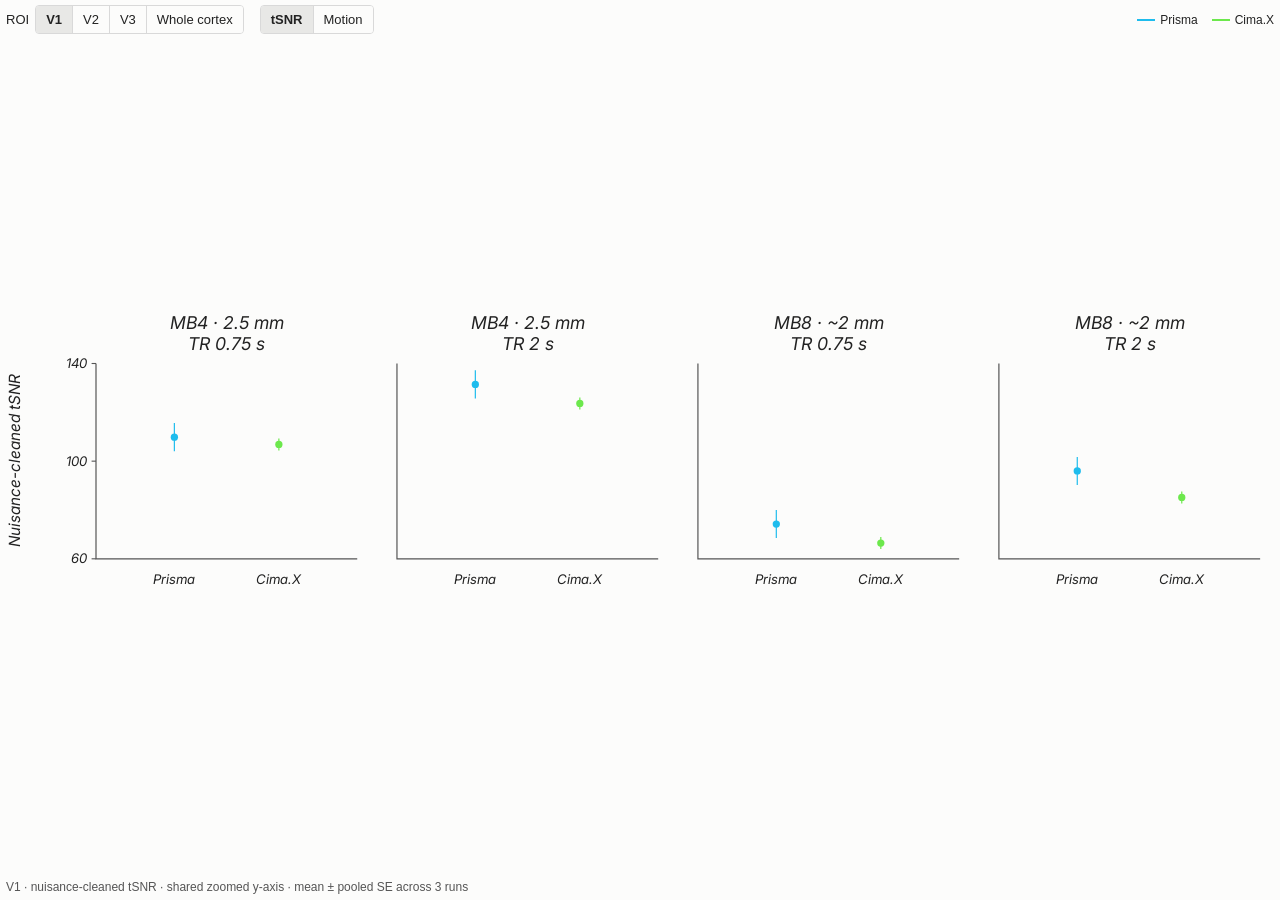
<file: site/event_stability_motion.html>
<!DOCTYPE html>
<html lang="en"><meta charset="utf-8"/><meta content="width=device-width,initial-scale=1" name="viewport"/><title>Signal stability and head motion</title><style>*{box-sizing:border-box}[hidden]{display:none!important}html,body{margin:0;height:100%;overflow:hidden}body{display:flex;flex-direction:column;background:#fcfcfb;color:#222;font:13px Arial,Helvetica,sans-serif}header{display:flex;flex-wrap:wrap;align-items:center;gap:8px 16px;padding:5px 6px 8px;flex:none}.segmented{display:inline-flex;border:1px solid #d9d9d9;border-radius:4px;overflow:hidden}.segmented button{background:#fcfcfb;color:#222;border:0;border-right:1px solid #d9d9d9;padding:6px 10px;font:inherit;cursor:pointer}.segmented button:last-child{border-right:0}.segmented button[aria-pressed=true]{background:#e8e8e6;font-weight:600}button:focus-visible{outline:2px solid #1ebced;outline-offset:-2px}.control{display:flex;align-items:center;gap:6px}.legend{display:flex;gap:14px;font-size:12px;margin-left:auto}.key{display:inline-block;width:18px;margin-right:5px;vertical-align:middle;border-top:2px solid}.prisma{border-color:#1ebced}.cimax{border-color:#6ce84c}svg{flex:1;min-height:0;width:100%;font-family:Inter,"Inter 18pt",Arial,sans-serif;font-style:italic}svg text{fill:#222}#status{height:23px;padding:3px 6px;font-size:12px;color:#555;white-space:nowrap;overflow:hidden;text-overflow:ellipsis}</style><link rel="stylesheet" href="ari_scanner_qc_report_assets/fonts.css"><body><header><div class="control">ROI <div aria-label="ROI" class="segmented" id="roi"></div></div><div aria-label="Outcome" class="segmented" id="outcome"></div><div class="legend"><span><i class="key prisma"></i>Prisma</span><span><i class="key cimax"></i>Cima.X</span></div></header><svg id="chart" viewBox="0 0 1160 270" preserveAspectRatio="xMidYMid meet" role="img" aria-label="Signal stability and head motion"></svg><div aria-live="polite" id="status"></div><script id="data" type="application/json">[{"roi":"V1","metric":"tsnr_median_vertex_cleaned","scanner":"Prisma","protocol":"MB4_2p5mm","tr_s":0.75,"mean":109.83410390218098,"variance":66.22800757248964,"se":5.746834975491397},{"roi":"V1","metric":"tsnr_median_vertex_cleaned","scanner":"Prisma","protocol":"MB4_2p5mm","tr_s":2.0,"mean":131.4416071573893,"variance":319.8900646498854,"se":5.746834975491397},{"roi":"V1","metric":"tsnr_median_vertex_cleaned","scanner":"Prisma","protocol":"MB8_2p04x2p04x2mm","tr_s":0.75,"mean":74.22743479410808,"variance":0.7658033127857683,"se":5.746834975491397},{"roi":"V1","metric":"tsnr_median_vertex_cleaned","scanner":"Prisma","protocol":"MB8_2p04x2p04x2mm","tr_s":2.0,"mean":95.99512736002605,"variance":9.429471291213606,"se":5.746834975491397},{"roi":"V1","metric":"tsnr_median_vertex_cleaned","scanner":"Cima.X","protocol":"MB4_2p5mm","tr_s":0.75,"mean":106.85914357503255,"variance":25.692301016087487,"se":2.4544772221759383},{"roi":"V1","metric":"tsnr_median_vertex_cleaned","scanner":"Cima.X","protocol":"MB4_2p5mm","tr_s":2.0,"mean":123.6534194946289,"variance":41.44366246537538,"se":2.4544772221759383},{"roi":"V1","metric":"tsnr_median_vertex_cleaned","scanner":"Cima.X","protocol":"MB8_2p04x2p04x2mm","tr_s":0.75,"mean":66.44571431477864,"variance":3.9030239995530187,"se":2.4544772221759383},{"roi":"V1","metric":"tsnr_median_vertex_cleaned","scanner":"Cima.X","protocol":"MB8_2p04x2p04x2mm","tr_s":2.0,"mean":85.15718587239583,"variance":1.254513729150252,"se":2.4544772221759383},{"roi":"V1","metric":"mean_fd_mm","scanner":"Prisma","protocol":"MB4_2p5mm","tr_s":0.75,"mean":0.07491835184703116,"variance":3.6050315437984024e-05,"se":0.008900294824021437},{"roi":"V1","metric":"mean_fd_mm","scanner":"Prisma","protocol":"MB4_2p5mm","tr_s":2.0,"mean":0.12140316600741052,"variance":0.0007809016399061774,"se":0.008900294824021437},{"roi":"V1","metric":"mean_fd_mm","scanner":"Prisma","protocol":"MB8_2p04x2p04x2mm","tr_s":0.75,"mean":0.12070902669384782,"variance":3.1265786974156665e-05,"se":0.008900294824021437},{"roi":"V1","metric":"mean_fd_mm","scanner":"Prisma","protocol":"MB8_2p04x2p04x2mm","tr_s":2.0,"mean":0.12953947875592456,"variance":0.00010236523313571547,"se":0.008900294824021437},{"roi":"V1","metric":"mean_fd_mm","scanner":"Cima.X","protocol":"MB4_2p5mm","tr_s":0.75,"mean":0.10192115302119752,"variance":0.00021211842436829752,"se":0.012467319515446537},{"roi":"V1","metric":"mean_fd_mm","scanner":"Cima.X","protocol":"MB4_2p5mm","tr_s":2.0,"mean":0.1641045660435059,"variance":0.0007776063811018723,"se":0.012467319515446537},{"roi":"V1","metric":"mean_fd_mm","scanner":"Cima.X","protocol":"MB8_2p04x2p04x2mm","tr_s":0.75,"mean":0.12095489341090522,"variance":0.0001470204166703608,"se":0.012467319515446537},{"roi":"V1","metric":"mean_fd_mm","scanner":"Cima.X","protocol":"MB8_2p04x2p04x2mm","tr_s":2.0,"mean":0.18141934429606557,"variance":0.0007284634486622783,"se":0.012467319515446537},{"roi":"V2","metric":"tsnr_median_vertex_cleaned","scanner":"Prisma","protocol":"MB4_2p5mm","tr_s":0.75,"mean":124.70681508382161,"variance":72.89139413043934,"se":5.1255242856193775},{"roi":"V2","metric":"tsnr_median_vertex_cleaned","scanner":"Prisma","protocol":"MB4_2p5mm","tr_s":2.0,"mean":147.32284545898438,"variance":237.98520289268345,"se":5.1255242856193775},{"roi":"V2","metric":"tsnr_median_vertex_cleaned","scanner":"Prisma","protocol":"MB8_2p04x2p04x2mm","tr_s":0.75,"mean":80.69063059488933,"variance":1.425690591936776,"se":5.1255242856193775},{"roi":"V2","metric":"tsnr_median_vertex_cleaned","scanner":"Prisma","protocol":"MB8_2p04x2p04x2mm","tr_s":2.0,"mean":105.40483856201172,"variance":2.9497028146288358,"se":5.1255242856193775},{"roi":"V2","metric":"tsnr_median_vertex_cleaned","scanner":"Cima.X","protocol":"MB4_2p5mm","tr_s":0.75,"mean":123.93432108561198,"variance":11.501556640393877,"se":2.281343496626619},{"roi":"V2","metric":"tsnr_median_vertex_cleaned","scanner":"Cima.X","protocol":"MB4_2p5mm","tr_s":2.0,"mean":143.9466756184896,"variance":47.40444606270952,"se":2.281343496626619},{"roi":"V2","metric":"tsnr_median_vertex_cleaned","scanner":"Cima.X","protocol":"MB8_2p04x2p04x2mm","tr_s":0.75,"mean":71.76295725504558,"variance":3.2221113979079137,"se":2.281343496626619},{"roi":"V2","metric":"tsnr_median_vertex_cleaned","scanner":"Cima.X","protocol":"MB8_2p04x2p04x2mm","tr_s":2.0,"mean":93.58998107910156,"variance":0.32622369419550523,"se":2.281343496626619},{"roi":"V2","metric":"mean_fd_mm","scanner":"Prisma","protocol":"MB4_2p5mm","tr_s":0.75,"mean":0.07491835184703116,"variance":3.6050315437984024e-05,"se":0.008900294824021437},{"roi":"V2","metric":"mean_fd_mm","scanner":"Prisma","protocol":"MB4_2p5mm","tr_s":2.0,"mean":0.12140316600741052,"variance":0.0007809016399061774,"se":0.008900294824021437},{"roi":"V2","metric":"mean_fd_mm","scanner":"Prisma","protocol":"MB8_2p04x2p04x2mm","tr_s":0.75,"mean":0.12070902669384782,"variance":3.1265786974156665e-05,"se":0.008900294824021437},{"roi":"V2","metric":"mean_fd_mm","scanner":"Prisma","protocol":"MB8_2p04x2p04x2mm","tr_s":2.0,"mean":0.12953947875592456,"variance":0.00010236523313571547,"se":0.008900294824021437},{"roi":"V2","metric":"mean_fd_mm","scanner":"Cima.X","protocol":"MB4_2p5mm","tr_s":0.75,"mean":0.10192115302119752,"variance":0.00021211842436829752,"se":0.012467319515446537},{"roi":"V2","metric":"mean_fd_mm","scanner":"Cima.X","protocol":"MB4_2p5mm","tr_s":2.0,"mean":0.1641045660435059,"variance":0.0007776063811018723,"se":0.012467319515446537},{"roi":"V2","metric":"mean_fd_mm","scanner":"Cima.X","protocol":"MB8_2p04x2p04x2mm","tr_s":0.75,"mean":0.12095489341090522,"variance":0.0001470204166703608,"se":0.012467319515446537},{"roi":"V2","metric":"mean_fd_mm","scanner":"Cima.X","protocol":"MB8_2p04x2p04x2mm","tr_s":2.0,"mean":0.18141934429606557,"variance":0.0007284634486622783,"se":0.012467319515446537},{"roi":"V3","metric":"tsnr_median_vertex_cleaned","scanner":"Prisma","protocol":"MB4_2p5mm","tr_s":0.75,"mean":144.86971028645834,"variance":90.87823948504715,"se":6.504394843314531},{"roi":"V3","metric":"tsnr_median_vertex_cleaned","scanner":"Prisma","protocol":"MB4_2p5mm","tr_s":2.0,"mean":170.83949279785156,"variance":407.75781135377474,"se":6.504394843314531},{"roi":"V3","metric":"tsnr_median_vertex_cleaned","scanner":"Prisma","protocol":"MB8_2p04x2p04x2mm","tr_s":0.75,"mean":91.48121897379558,"variance":1.2364933089314338,"se":6.504394843314531},{"roi":"V3","metric":"tsnr_median_vertex_cleaned","scanner":"Prisma","protocol":"MB8_2p04x2p04x2mm","tr_s":2.0,"mean":118.17645772298177,"variance":7.813283185086523,"se":6.504394843314531},{"roi":"V3","metric":"tsnr_median_vertex_cleaned","scanner":"Cima.X","protocol":"MB4_2p5mm","tr_s":0.75,"mean":136.52924601236978,"variance":14.955219119864827,"se":2.355168100726881},{"roi":"V3","metric":"tsnr_median_vertex_cleaned","scanner":"Cima.X","protocol":"MB4_2p5mm","tr_s":2.0,"mean":156.4064483642578,"variance":49.54331707931124,"se":2.355168100726881},{"roi":"V3","metric":"tsnr_median_vertex_cleaned","scanner":"Cima.X","protocol":"MB8_2p04x2p04x2mm","tr_s":0.75,"mean":82.27227274576823,"variance":1.8085611438339886,"se":2.355168100726881},{"roi":"V3","metric":"tsnr_median_vertex_cleaned","scanner":"Cima.X","protocol":"MB8_2p04x2p04x2mm","tr_s":2.0,"mean":106.73801167805989,"variance":0.25470404916753375,"se":2.355168100726881},{"roi":"V3","metric":"mean_fd_mm","scanner":"Prisma","protocol":"MB4_2p5mm","tr_s":0.75,"mean":0.07491835184703116,"variance":3.6050315437984024e-05,"se":0.008900294824021437},{"roi":"V3","metric":"mean_fd_mm","scanner":"Prisma","protocol":"MB4_2p5mm","tr_s":2.0,"mean":0.12140316600741052,"variance":0.0007809016399061774,"se":0.008900294824021437},{"roi":"V3","metric":"mean_fd_mm","scanner":"Prisma","protocol":"MB8_2p04x2p04x2mm","tr_s":0.75,"mean":0.12070902669384782,"variance":3.1265786974156665e-05,"se":0.008900294824021437},{"roi":"V3","metric":"mean_fd_mm","scanner":"Prisma","protocol":"MB8_2p04x2p04x2mm","tr_s":2.0,"mean":0.12953947875592456,"variance":0.00010236523313571547,"se":0.008900294824021437},{"roi":"V3","metric":"mean_fd_mm","scanner":"Cima.X","protocol":"MB4_2p5mm","tr_s":0.75,"mean":0.10192115302119752,"variance":0.00021211842436829752,"se":0.012467319515446537},{"roi":"V3","metric":"mean_fd_mm","scanner":"Cima.X","protocol":"MB4_2p5mm","tr_s":2.0,"mean":0.1641045660435059,"variance":0.0007776063811018723,"se":0.012467319515446537},{"roi":"V3","metric":"mean_fd_mm","scanner":"Cima.X","protocol":"MB8_2p04x2p04x2mm","tr_s":0.75,"mean":0.12095489341090522,"variance":0.0001470204166703608,"se":0.012467319515446537},{"roi":"V3","metric":"mean_fd_mm","scanner":"Cima.X","protocol":"MB8_2p04x2p04x2mm","tr_s":2.0,"mean":0.18141934429606557,"variance":0.0007284634486622783,"se":0.012467319515446537},{"roi":"Whole cortex","metric":"tsnr_median_vertex_cleaned","scanner":"Prisma","protocol":"MB4_2p5mm","tr_s":0.75,"mean":128.54583994547525,"variance":7.815495934007534,"se":2.634267418648318},{"roi":"Whole cortex","metric":"tsnr_median_vertex_cleaned","scanner":"Prisma","protocol":"MB4_2p5mm","tr_s":2.0,"mean":152.89722696940103,"variance":70.76842630429503,"se":2.634267418648318},{"roi":"Whole cortex","metric":"tsnr_median_vertex_cleaned","scanner":"Prisma","protocol":"MB8_2p04x2p04x2mm","tr_s":0.75,"mean":85.87403106689453,"variance":0.9965331477578729,"se":2.634267418648318},{"roi":"Whole cortex","metric":"tsnr_median_vertex_cleaned","scanner":"Prisma","protocol":"MB8_2p04x2p04x2mm","tr_s":2.0,"mean":108.75692494710286,"variance":3.6919226093644584,"se":2.634267418648318},{"roi":"Whole cortex","metric":"tsnr_median_vertex_cleaned","scanner":"Cima.X","protocol":"MB4_2p5mm","tr_s":0.75,"mean":132.84126790364584,"variance":2.9612538582490133,"se":1.79816790451292},{"roi":"Whole cortex","metric":"tsnr_median_vertex_cleaned","scanner":"Cima.X","protocol":"MB4_2p5mm","tr_s":2.0,"mean":153.9505411783854,"variance":34.60712058244583,"se":1.79816790451292},{"roi":"Whole cortex","metric":"tsnr_median_vertex_cleaned","scanner":"Cima.X","protocol":"MB8_2p04x2p04x2mm","tr_s":0.75,"mean":80.21007283528645,"variance":1.2233034955764501,"se":1.79816790451292},{"roi":"Whole cortex","metric":"tsnr_median_vertex_cleaned","scanner":"Cima.X","protocol":"MB8_2p04x2p04x2mm","tr_s":2.0,"mean":102.37330373128255,"variance":0.009215817573325088,"se":1.79816790451292},{"roi":"Whole cortex","metric":"mean_fd_mm","scanner":"Prisma","protocol":"MB4_2p5mm","tr_s":0.75,"mean":0.07491835184703116,"variance":3.6050315437984024e-05,"se":0.008900294824021437},{"roi":"Whole cortex","metric":"mean_fd_mm","scanner":"Prisma","protocol":"MB4_2p5mm","tr_s":2.0,"mean":0.12140316600741052,"variance":0.0007809016399061774,"se":0.008900294824021437},{"roi":"Whole cortex","metric":"mean_fd_mm","scanner":"Prisma","protocol":"MB8_2p04x2p04x2mm","tr_s":0.75,"mean":0.12070902669384782,"variance":3.1265786974156665e-05,"se":0.008900294824021437},{"roi":"Whole cortex","metric":"mean_fd_mm","scanner":"Prisma","protocol":"MB8_2p04x2p04x2mm","tr_s":2.0,"mean":0.12953947875592456,"variance":0.00010236523313571547,"se":0.008900294824021437},{"roi":"Whole cortex","metric":"mean_fd_mm","scanner":"Cima.X","protocol":"MB4_2p5mm","tr_s":0.75,"mean":0.10192115302119752,"variance":0.00021211842436829752,"se":0.012467319515446537},{"roi":"Whole cortex","metric":"mean_fd_mm","scanner":"Cima.X","protocol":"MB4_2p5mm","tr_s":2.0,"mean":0.1641045660435059,"variance":0.0007776063811018723,"se":0.012467319515446537},{"roi":"Whole cortex","metric":"mean_fd_mm","scanner":"Cima.X","protocol":"MB8_2p04x2p04x2mm","tr_s":0.75,"mean":0.12095489341090522,"variance":0.0001470204166703608,"se":0.012467319515446537},{"roi":"Whole cortex","metric":"mean_fd_mm","scanner":"Cima.X","protocol":"MB8_2p04x2p04x2mm","tr_s":2.0,"mean":0.18141934429606557,"variance":0.0007284634486622783,"se":0.012467319515446537}]</script><script>const DATA=JSON.parse(document.getElementById("data").textContent);const NS='http://www.w3.org/2000/svg',chart=document.getElementById('chart'),status=document.getElementById('status');function el(n,a={},t){const e=document.createElementNS(NS,n);Object.entries(a).forEach(([k,v])=>e.setAttribute(k,v));if(t!==undefined)e.textContent=t;return e}function add(n,a,t){const e=el(n,a,t);chart.appendChild(e);return e}function segment(id,options,initial,action){const d=document.getElementById(id);d.setAttribute('role','group');for(const[value,label]of options){const b=document.createElement('button');b.textContent=label;b.dataset.value=value;b.setAttribute('aria-pressed',String(value===initial));b.onclick=()=>{for(const x of d.children)x.setAttribute('aria-pressed',String(x===b));action(value)};d.appendChild(b)}}function axes(x0,y0,w,h,lo,hi,ticks){const y=v=>y0+h*(hi-v)/(hi-lo);add('path',{d:`M${x0},${y0}V${y0+h}H${x0+w}`,fill:'none',stroke:'#555','stroke-width':1.2,'vector-effect':'non-scaling-stroke'});for(const v of ticks){add('line',{x1:x0-4,x2:x0,y1:y(v),y2:y(v),stroke:'#555'});add('text',{x:x0-8,y:y(v)+4,'text-anchor':'end','font-size':12},Number(v.toFixed(2)))}return y}const COLORS={Prisma:'#1ebced','Cima.X':'#6ce84c'};let roi='V1',metric='tsnr_median_vertex_cleaned';
segment('roi',[['V1','V1'],['V2','V2'],['V3','V3'],['Whole cortex','Whole cortex']],roi,v=>{roi=v;render()});
segment('outcome',[['tsnr_median_vertex_cleaned','tSNR'],['mean_fd_mm','Motion']],metric,v=>{metric=v;render()});
const CONDITIONS=[['MB4_2p5mm',.75,'MB4 · 2.5 mm'],['MB4_2p5mm',2,'MB4 · 2.5 mm'],['MB8_2p04x2p04x2mm',.75,'MB8 · ~2 mm'],['MB8_2p04x2p04x2mm',2,'MB8 · ~2 mm']];
function render(){chart.replaceChildren();const items=DATA.filter(c=>c.roi===roi&&c.metric===metric),motion=metric==='mean_fd_mm',lo=Math.min(...items.map(c=>c.mean-c.se)),hi=Math.max(...items.map(c=>c.mean+c.se)),pad=(hi-lo)*.03,min=motion?0:Math.floor((lo-pad)/10)*10,max=motion?Math.ceil(hi/.05)*.05:Math.ceil((hi+pad)/10)*10,L=87,R=18,GAP=36,W=(1160-L-R-3*GAP)/4,TOP=48,H=177;
for(let ci=0;ci<4;ci++){const[protocol,tr,label]=CONDITIONS[ci],tx=L+ci*(W+GAP),y=axes(tx,TOP,W,H,min,max,ci===0?[min,(min+max)/2,max]:[]);const title=add('text',{x:tx+W/2,y:17,'text-anchor':'middle','font-size':16});title.appendChild(el('tspan',{x:tx+W/2},label));title.appendChild(el('tspan',{x:tx+W/2,dy:19},`TR ${tr} s`));
for(const[si,scanner]of['Prisma','Cima.X'].entries()){const color=COLORS[scanner],c=items.find(c=>c.protocol===protocol&&c.tr_s===tr&&c.scanner===scanner);if(!c)throw Error('Missing condition');const xp=tx+W*(si?.70:.30);add('line',{x1:xp,x2:xp,y1:y(c.mean-c.se),y2:y(c.mean+c.se),stroke:color,'stroke-width':1.2,'vector-effect':'non-scaling-stroke'});const dot=add('circle',{cx:xp,cy:y(c.mean),r:3.3,fill:color,'data-scanner':scanner,'data-protocol':protocol,'data-tr':tr,'data-value':c.mean,'data-se':c.se});dot.appendChild(el('title',{},`${scanner} ${roi} ${label} TR ${tr} s: ${c.mean.toFixed(2)} ± ${c.se.toFixed(2)}`));add('text',{x:xp,y:TOP+H+23,'text-anchor':'middle','font-size':12},scanner)}}
add('text',{transform:'translate(18 136) rotate(-90)','text-anchor':'middle','font-size':14},motion?'Mean FD (mm)':'Nuisance-cleaned tSNR');status.textContent=`${motion?'Motion is ROI-independent':roi+' · nuisance-cleaned tSNR · shared zoomed y-axis'} · mean ± pooled SE across 3 runs`;chart.setAttribute('aria-label',`${motion?'Head motion':'Nuisance-cleaned tSNR'} in the same four acquisition conditions as the event-locked response`)}render();</script></body></html>
</file>
<file: site/ari_scanner_qc_report_assets/fonts.css>
@font-face{font-family:'Inter';font-weight:400;font-style:normal;font-display:block;src:url('fonts/Inter-Regular.woff2') format('woff2');}
@font-face{font-family:'Inter 18pt';font-weight:400;font-style:normal;font-display:block;src:url('fonts/Inter-Regular.woff2') format('woff2');}
@font-face{font-family:'Inter';font-weight:400;font-style:italic;font-display:block;src:url('fonts/Inter-Italic.woff2') format('woff2');}
@font-face{font-family:'Inter 18pt';font-weight:400;font-style:italic;font-display:block;src:url('fonts/Inter-Italic.woff2') format('woff2');}
@font-face{font-family:'Inter';font-weight:700;font-style:normal;font-display:block;src:url('fonts/Inter-Bold.woff2') format('woff2');}
@font-face{font-family:'Inter 18pt';font-weight:700;font-style:normal;font-display:block;src:url('fonts/Inter-Bold.woff2') format('woff2');}
@font-face{font-family:'Inter';font-weight:700;font-style:italic;font-display:block;src:url('fonts/Inter-BoldItalic.woff2') format('woff2');}
@font-face{font-family:'Inter 18pt';font-weight:700;font-style:italic;font-display:block;src:url('fonts/Inter-BoldItalic.woff2') format('woff2');}
</file>
